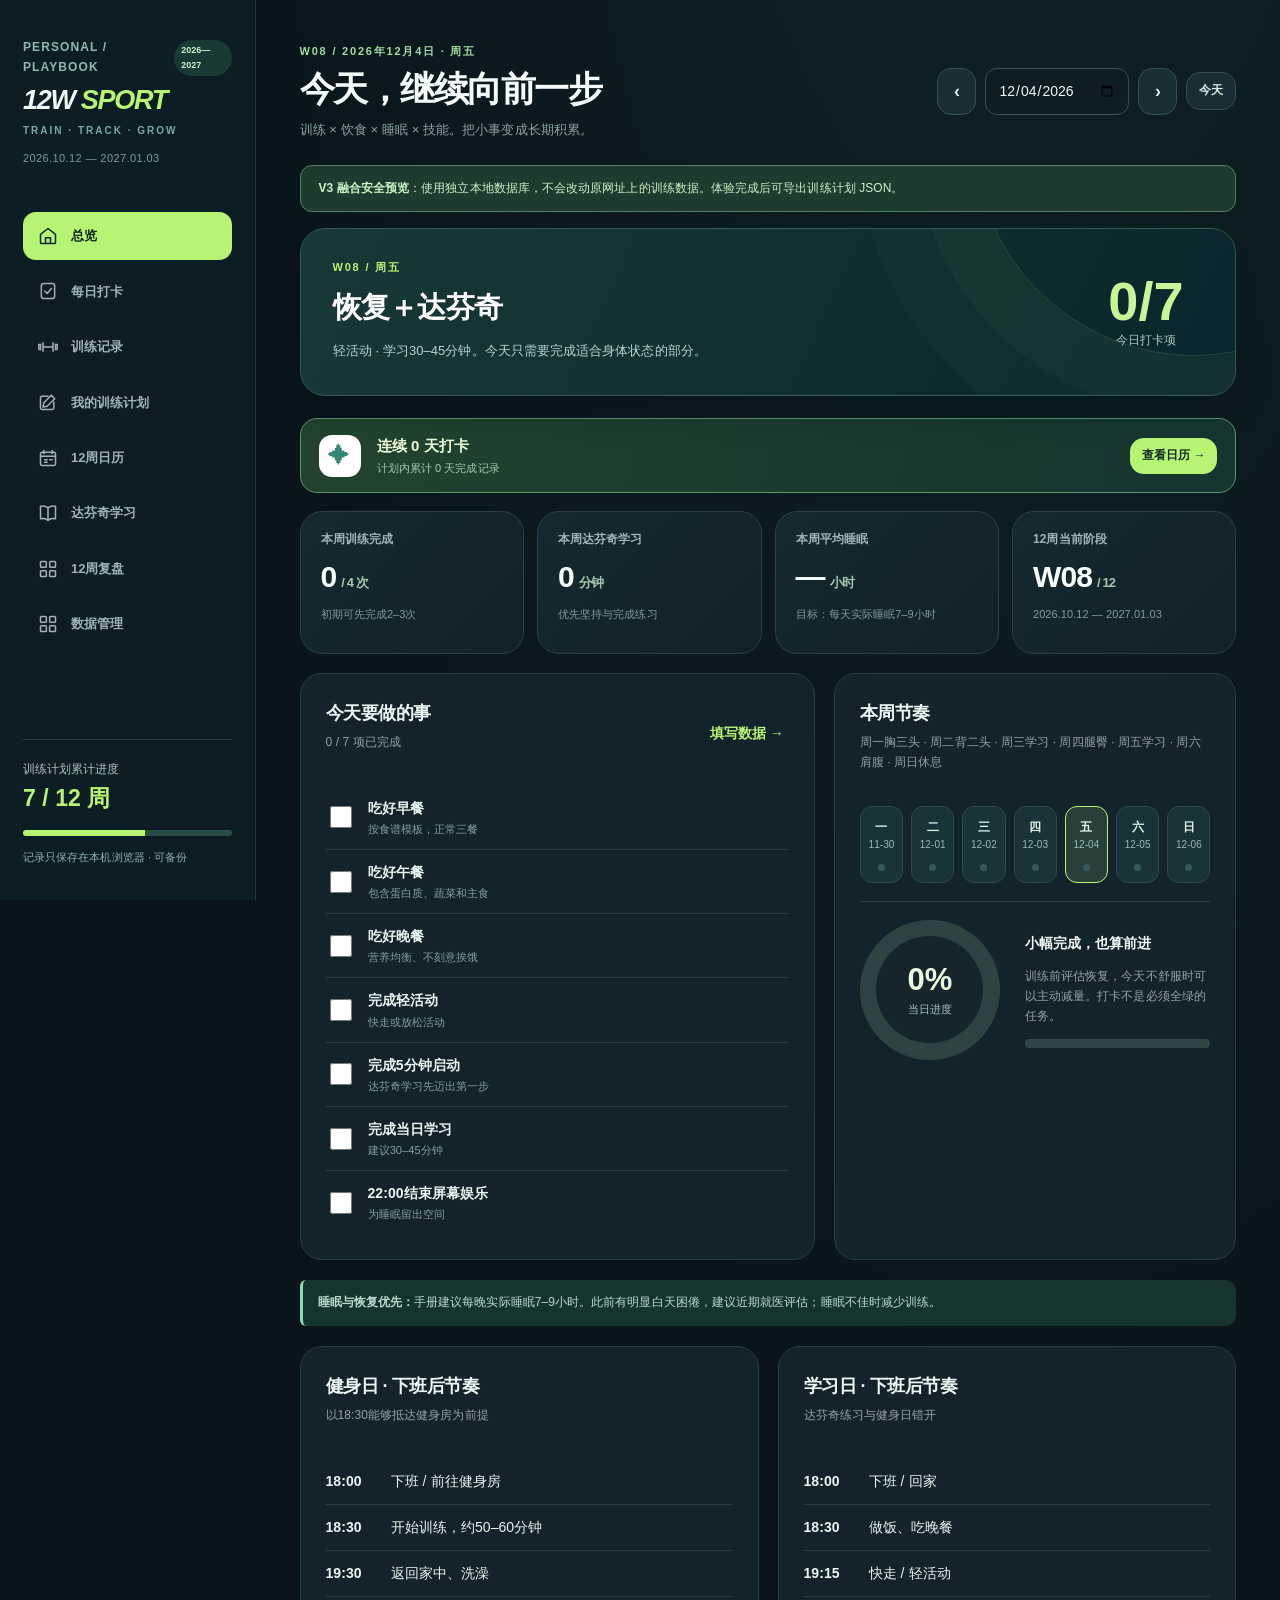
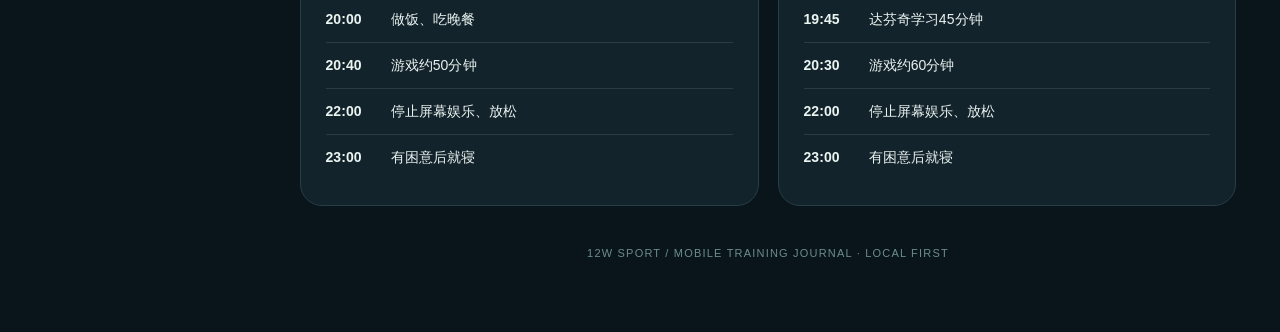
<file: index.html>
<!doctype html>
<html lang="zh-CN">
<head>
<meta charset="utf-8">
<meta name="viewport" content="width=device-width, initial-scale=1">
<meta name="color-scheme" content="light">
<meta name="theme-color" content="#09151b">
<title>12W SPORT · 12周成长训练</title>
<meta name="description" content="12周四分化训练、睡眠、饮食与达芬奇学习。离线打卡，记录每一天的成长。">
<meta name="apple-mobile-web-app-capable" content="yes">
<meta name="apple-mobile-web-app-status-bar-style" content="default">
<meta name="apple-mobile-web-app-title" content="12周成长">
<meta name="mobile-web-app-capable" content="yes">
<link rel="manifest" href="./manifest.webmanifest">
<link rel="icon" type="image/png" sizes="192x192" href="./icons/icon-192.png">
<link rel="apple-touch-icon" href="./icons/apple-touch-icon.png">
<style>
:root{--bg:#f4f7f7;--surface:#fff;--ink:#18323a;--muted:#7b9196;--line:#e5eded;--teal:#217c78;--teal-2:#329f92;--deep:#153d45;--mint:#e6f4ef;--orange:#db9157;--soft:#f8faf9;--shadow:0 16px 50px rgba(15,56,60,.06);--r:19px}
*{box-sizing:border-box}html{scroll-behavior:smooth}body{margin:0;background:var(--bg);font-family:Inter,-apple-system,BlinkMacSystemFont,"Segoe UI","Microsoft YaHei","PingFang SC",sans-serif;color:var(--ink);font-size:14px;line-height:1.65}button,input,textarea,select{font:inherit}button{cursor:pointer}button:disabled{cursor:not-allowed;opacity:.5}input,textarea,select{outline:0}input:focus-visible,textarea:focus-visible,select:focus-visible,button:focus-visible{outline:3px solid #6fcbb7;outline-offset:2px}a{color:var(--teal)}
.shell{min-height:100vh;display:flex}.sidebar{width:256px;flex:none;background:var(--deep);color:#edf9f6;position:sticky;top:0;align-self:flex-start;min-height:100vh;padding:34px 23px;display:flex;flex-direction:column}.logo-top{font-size:12px;letter-spacing:3px;color:#89c9bd;font-weight:850}.brand{font-size:27px;letter-spacing:-.8px;font-weight:850;margin:7px 0 1px}.brand small{font-size:12px;letter-spacing:1px;font-weight:650;display:block;color:#b3d0ce;margin-top:-1px}.date-caption{font-size:11px;color:#91acae;margin:12px 0 38px;letter-spacing:.4px}.nav{display:grid;gap:8px}.nav-btn{display:flex;align-items:center;gap:12px;padding:13px 15px;color:#bad6d3;border:none;background:transparent;border-radius:13px;text-align:left;width:100%;font-weight:650;transition:.18s}.nav-btn:hover{background:#224d52;color:white}.nav-btn.active{background:#e1f3eb;color:#165951}.nav-icon{font-size:19px;display:inline-flex;justify-content:center;width:22px}.sidebar-bottom{margin-top:auto;border-top:1px solid #376168;padding-top:20px;color:#b3d0cc;font-size:12px}.sidebar-bottom strong{font-size:23px;color:#fff;display:block;font-variant-numeric:tabular-nums;margin-bottom:5px}.side-bar{height:6px;background:#3b676b;border-radius:20px;overflow:hidden;margin:12px 0}.side-bar div{height:100%;background:#9fe2c7;transition:width .25s}.sidebar-bottom .tiny{font-size:11px;color:#8fb1b2}
.main{min-width:0;flex:1;padding:34px clamp(24px,3.4vw,56px) 70px;max-width:1730px;margin:auto}.topline{display:flex;align-items:center;justify-content:space-between;gap:18px;margin-bottom:26px}.eyebrow{text-transform:uppercase;color:var(--teal);letter-spacing:2.2px;font-size:11px;font-weight:800}.topline h1{font-size:clamp(24px,2.4vw,35px);line-height:1.25;letter-spacing:-1px;margin:8px 0}.subhead{color:#748d92;margin:6px 0 0}.top-right{display:flex;align-items:center;gap:9px;flex-wrap:wrap}.date-field{padding:10px 12px;border:1px solid var(--line);border-radius:11px;background:#fff;color:var(--ink);max-width:160px}.arrow,.btn,.pill-btn{border:1px solid var(--line);background:white;color:var(--deep);border-radius:11px;padding:10px 14px;font-weight:700}.arrow{width:39px;padding:8px;font-size:18px}.btn:hover,.arrow:hover{border-color:#abd1c8}.btn-primary{background:var(--teal);color:white;border-color:var(--teal)}.btn-primary:hover{background:#176761;color:white}.btn-danger{color:#b74145;border-color:#f5d2d2}.btn-sm{padding:8px 12px;font-size:12px}.btn-ghost{background:transparent}
.panel{background:var(--surface);border-radius:var(--r);border:1px solid #edf1f1;box-shadow:var(--shadow)}.panel-inner{padding:24px}.hero{padding:30px 34px;border-radius:23px;background:linear-gradient(110deg,#153e45,#206765 77%,#287e76);color:white;position:relative;overflow:hidden;margin-bottom:22px}.hero:before{content:"";width:360px;height:360px;border:1px solid rgba(255,255,255,.11);border-radius:50%;position:absolute;right:-100px;top:-210px;box-shadow:0 0 0 58px rgba(255,255,255,.028),0 0 0 116px rgba(255,255,255,.02)}.hero-inner{position:relative;z-index:1;display:flex;justify-content:space-between;align-items:center;gap:22px}.hero h2{font-size:27px;letter-spacing:-.7px;margin:8px 0}.hero p{color:#beddd7;margin:5px 0;max-width:600px}.hero-tag{color:#a4e1cf;font-size:11px;font-weight:800;letter-spacing:2px}.hero-num{text-align:center;min-width:115px}.hero-num strong{font-size:54px;line-height:1;display:block}.hero-num span{font-size:12px;color:#cde5df}.metrics{display:grid;grid-template-columns:repeat(4,minmax(0,1fr));gap:16px;margin:0 0 22px}.metric{padding:20px 21px}.metric-label{font-size:12px;color:var(--muted);font-weight:700}.metric-value{font-weight:850;font-size:30px;letter-spacing:-.9px;line-height:1.35;margin:7px 0}.metric-value span{font-size:13px;color:#799194;margin-left:5px;font-weight:600}.metric-hint{font-size:11px;color:#7f999e}.section-grid{display:grid;grid-template-columns:minmax(0,1.28fr) minmax(290px,1fr);gap:19px}.section-grid.equal{grid-template-columns:1fr 1fr}.card-title{font-size:18px;font-weight:850;letter-spacing:-.3px;margin:0}.card-sub{font-size:12px;color:var(--muted);margin:4px 0 15px}.panel-heading{display:flex;align-items:center;justify-content:space-between;gap:14px;margin-bottom:14px}.pill{display:inline-flex;align-items:center;border-radius:99px;background:var(--mint);padding:4px 10px;color:#22776b;font-size:11px;font-weight:800}.pill.gray{background:#edf2f2;color:#667b7c}.pill.amber{background:#fff1de;color:#986134}.divider{height:1px;background:var(--line);margin:18px 0}.list-row{display:flex;align-items:center;gap:13px;padding:11px 0;border-bottom:1px solid #eff2f2}.list-row:last-child{border-bottom:0}.list-row .grow{flex:1;min-width:0}.row-name{font-weight:750}.row-hint{font-size:11px;color:var(--muted)}.check{width:22px;height:22px;accent-color:var(--teal);cursor:pointer;flex:none}.inline-link{background:transparent;border:0;color:var(--teal);padding:5px;font-weight:800}.week-strip{display:grid;grid-template-columns:repeat(7,1fr);gap:8px}.weekday{background:#f4f8f7;border:1px solid transparent;border-radius:12px;padding:11px 5px;text-align:center;min-width:0}.weekday.today{border-color:#75bfb0;background:#e9f6f1}.weekday b{display:block;font-size:12px}.weekday small{display:block;color:#85989b;font-size:10px}.weekday .dot{display:block;width:7px;height:7px;border-radius:50%;background:#cbd9d7;margin:10px auto 0}.weekday .dot.on{background:var(--teal)}.progress-track{height:9px;background:#e8f0ef;overflow:hidden;border-radius:18px}.progress-track>div{background:linear-gradient(90deg,#2a9385,#72b9a0);height:100%;border-radius:18px}.wide-space{margin-top:20px}.notice{padding:13px 15px;background:#edf6f5;border-left:3px solid #479b8e;border-radius:6px 11px 11px 6px;font-size:12px;color:#526d70}.notice.warning{background:#fff5ed;border-color:#e2a46a;color:#805f42}.small-muted{font-size:12px;color:var(--muted)}
.form-grid{display:grid;grid-template-columns:repeat(4,1fr);gap:12px}.form-group label{display:block;font-weight:730;font-size:12px;margin-bottom:7px;color:#536f73}.form-group input,.form-group textarea,.form-group select{width:100%;border-radius:11px;border:1px solid #dfebea;background:#fbfdfc;color:#18323a;padding:11px 12px}.form-group input:focus,.form-group textarea:focus,.form-group select:focus{border-color:#4fa698}.form-group textarea{resize:vertical;min-height:87px}.form-group .unit{position:relative}.form-group .unit:after{content:attr(data-unit);position:absolute;right:13px;top:50%;transform:translateY(-50%);color:#92a4a5;font-size:12px;pointer-events:none}.form-group .unit input{padding-right:40px}.form-group.wide{grid-column:span 2}.form-group.full{grid-column:1/-1}.check-grid{display:grid;grid-template-columns:1fr 1fr;gap:9px}.check-card{display:flex;align-items:center;gap:12px;border-radius:12px;border:1px solid var(--line);padding:12px 14px;cursor:pointer;background:#fbfdfc;min-height:54px}.check-card:has(input:checked){background:#ebf7f2;border-color:#c0dfd4}.check-card span{font-weight:700}.check-card small{display:block;font-size:11px;color:#80969a;font-weight:400}.select-form{display:flex;align-items:center;gap:10px}.select-form select{max-width:230px}.exercise-list{display:grid;gap:14px}.exercise{border:1px solid #e2ecea;border-radius:15px;overflow:hidden;background:#fff}.exercise-head{background:#f7faf9;display:flex;align-items:center;justify-content:space-between;gap:10px;padding:13px 17px}.exercise-title{font-size:14px;font-weight:800}.exercise-target{font-size:11px;color:#5f8585}.exercise-table{padding:12px 16px 15px}.sets-grid{display:grid;grid-template-columns:repeat(3,minmax(0,1fr));gap:10px}.set{border:1px solid #e5eeee;border-radius:11px;padding:8px 10px;background:#fff}.set.completed{border-color:#b4dfd0;background:#f0faf5}.set-head{display:flex;align-items:center;justify-content:space-between;font-size:11px;color:#688686;font-weight:800;margin-bottom:7px}.set-fields{display:grid;grid-template-columns:1fr 1fr;gap:7px}.set-fields label{color:#8aa0a0;font-size:10px}.set-fields input{width:100%;min-width:0;border:1px solid #e1eceb;border-radius:7px;padding:7px 8px;background:#fcfdfd;font-size:13px}.set-check{width:17px;height:17px;accent-color:var(--teal)}.exercise-footer{display:flex;align-items:center;gap:10px;margin-top:10px;font-size:12px;color:#678084}.exercise-footer input{width:60px;border:1px solid #e1eceb;border-radius:7px;padding:6px 7px}.two-form{display:grid;grid-template-columns:repeat(2,1fr);gap:14px}.status-line{font-size:12px;font-weight:800;color:var(--teal)}.workout-summary{padding:16px 20px;background:#edf6f3;border-radius:15px;margin:20px 0}.workout-summary b{color:#18484a}
.learning-feature{display:grid;grid-template-columns:85px 1fr;gap:18px;align-items:center;padding:19px;border-radius:15px;background:#ebf5f1}.learning-feature .week-tile{background:#1c6564;color:#fff;padding:18px 7px;border-radius:13px;text-align:center;font-size:26px;font-weight:850}.learning-feature .week-tile small{font-size:10px;display:block;color:#b9e1d4}.learn-list{display:grid;grid-template-columns:repeat(3,1fr);gap:12px}.learn-week{padding:17px;border:1px solid var(--line);border-radius:13px;background:#fff;min-height:130px;text-align:left;cursor:pointer}.learn-week:hover{border-color:#83c4b5}.learn-week.active{background:#eef8f3;border-color:#55aa94}.learn-week.done{border-color:#a0d6c6}.learn-week .wk{font-size:11px;font-weight:800;color:#168074}.learn-week h3{font-size:14px;line-height:1.4;margin:11px 0 6px}.learn-week p{font-size:11px;color:#7a9195;margin:0}.learn-icon{float:right;color:#2b8d7c}.goal-area{border:1px solid #daebe6;background:#f8fbf9;border-radius:13px;padding:17px;margin:15px 0}
.table-wrap{width:100%;overflow:auto;border-radius:14px;border:1px solid var(--line)}table{width:100%;border-collapse:collapse;min-width:650px;background:#fff}th{padding:13px 15px;text-align:left;background:#153f47;color:white;font-size:11px;white-space:nowrap}td{padding:13px 15px;border-bottom:1px solid var(--line);font-size:12px}tr:last-child td{border-bottom:0}tbody tr:nth-child(even){background:#f8fbfa}.chart{width:100%;height:210px;display:block}.legend{display:flex;align-items:center;gap:9px;color:#799091;font-size:11px}.legend:before{content:"";height:7px;width:7px;background:var(--teal);border-radius:99px}.backup-actions{display:flex;flex-wrap:wrap;gap:10px}.backup-card{padding:18px;border:1px solid #deebe8;border-radius:14px;background:#fbfdfc}.backup-card h3{font-size:14px;margin:0 0 5px}.backup-card p{color:#738d91;font-size:12px;margin:0 0 12px}.hintline{display:flex;gap:9px;align-items:flex-start;font-size:12px;color:#6d878a}.hintline:before{content:"i";flex:none;border:1px solid #9ebfb7;color:#277b70;font-weight:900;width:18px;height:18px;line-height:16px;text-align:center;border-radius:50%}.empty{padding:22px;color:#8ca0a2;text-align:center;border:1px dashed #d9e8e5;border-radius:13px}.donut{width:140px;height:140px;flex:none;border-radius:50%;display:grid;place-items:center;background:conic-gradient(#268e83 var(--p),#e3efeb 0)}.donut>div{width:107px;height:107px;border-radius:50%;background:#fff;display:flex;align-items:center;justify-content:center;flex-direction:column}.donut strong{font-size:31px;line-height:1.25}.donut small{color:#829798;font-size:11px}.score-box{display:flex;align-items:center;gap:25px}.score-box .score-details{flex:1}.toast{position:fixed;right:25px;bottom:25px;background:#173f45;color:#fff;border-radius:11px;padding:11px 17px;font-size:12px;box-shadow:0 8px 27px #163f4538;z-index:80;opacity:0;transform:translateY(12px);pointer-events:none;transition:.2s}.toast.show{opacity:1;transform:translateY(0)}.footer{text-align:center;color:#8ba0a1;font-size:11px;margin:38px 0 0}.hide{display:none!important}
@media(max-width:1100px){.sidebar{width:220px;padding:30px 15px}.main{padding:28px 22px 50px}.metrics{grid-template-columns:repeat(2,1fr)}.section-grid{grid-template-columns:1fr}.section-grid.equal{grid-template-columns:1fr 1fr}}
@media(max-width:720px){.shell{display:block}.sidebar{position:relative;width:100%;min-height:0;padding:18px 17px 12px}.brand{font-size:22px;margin:0}.logo-top,.date-caption,.sidebar-bottom{display:none}.nav{display:flex;overflow-x:auto;gap:5px;margin-top:11px;padding-bottom:3px}.nav-btn{flex:none;width:auto;font-size:12px;padding:9px 11px;gap:4px}.nav-icon{font-size:14px;width:15px}.main{padding:21px 14px 35px}.topline{display:block}.top-right{margin-top:14px}.topline h1{font-size:27px}.hero{padding:20px 19px}.hero h2{font-size:21px}.hero-inner{align-items:flex-start}.hero-num strong{font-size:39px}.hero-num{min-width:55px}.metrics{gap:9px}.metric{padding:15px}.metric-value{font-size:25px}.panel-inner{padding:17px}.section-grid.equal{grid-template-columns:1fr}.form-grid{grid-template-columns:1fr 1fr}.check-grid{grid-template-columns:1fr}.sets-grid{grid-template-columns:1fr}.learn-list{grid-template-columns:1fr 1fr}.score-box{gap:13px}.donut{width:107px;height:107px}.donut>div{width:83px;height:83px}.donut strong{font-size:24px}.week-strip{gap:3px}.weekday{padding:8px 2px}.weekday b{font-size:10px}.weekday small{font-size:9px}.small-hide{display:none}.select-form{flex-wrap:wrap}}
@media(max-width:390px){.metrics{grid-template-columns:1fr 1fr}.form-grid{grid-template-columns:1fr 1fr}.form-group.wide{grid-column:1/-1}.learn-list{grid-template-columns:1fr}}
@media print{.sidebar,.top-right,.no-print,.toast{display:none!important}.main{max-width:none;padding:5px}.panel,.metric{box-shadow:none;break-inside:avoid}.hero{color:black;background:white;border:1px solid #ddd}.hero p{color:#444}}
</style>
<link rel="stylesheet" href="./styles.css">
<link rel="stylesheet" href="./sport.css">
<link rel="stylesheet" href="./v3-addon.css">
</head>
<body>
<svg class="icon-sprite" xmlns="http://www.w3.org/2000/svg" aria-hidden="true"><defs>
<symbol id="ico-home" viewBox="0 0 24 24"><path d="m3 10 9-7 9 7v10a1 1 0 0 1-1 1H4a1 1 0 0 1-1-1z"/><path d="M9 21v-7h6v7"/></symbol>
<symbol id="ico-check" viewBox="0 0 24 24"><rect x="4" y="3" width="16" height="18" rx="3"/><path d="m8 12 3 3 5-6"/></symbol>
<symbol id="ico-gym" viewBox="0 0 24 24"><path d="M6 7v10M3 9v6m18-6v6m-3-8v10M6 12h12"/><path d="M3 9H1v6h2m18-6h2v6h-2"/></symbol>
<symbol id="ico-calendar" viewBox="0 0 24 24"><rect x="3" y="5" width="18" height="16" rx="2"/><path d="M7 3v4m10-4v4M3 10h18m-13 4h3m3 0h3m-9 3h3"/></symbol>
<symbol id="ico-grid" viewBox="0 0 24 24"><rect x="3" y="3" width="7" height="7" rx="1"/><rect x="14" y="3" width="7" height="7" rx="1"/><rect x="3" y="14" width="7" height="7" rx="1"/><rect x="14" y="14" width="7" height="7" rx="1"/></symbol>
<symbol id="ico-play" viewBox="0 0 24 24"><circle cx="12" cy="12" r="10"/><path d="m10 8 6 4-6 4z"/></symbol>
<symbol id="ico-search" viewBox="0 0 24 24"><circle cx="11" cy="11" r="7"/><path d="m16 16 5 5"/></symbol>
<symbol id="ico-edit" viewBox="0 0 24 24"><path d="M12 5H5a2 2 0 0 0-2 2v12a2 2 0 0 0 2 2h12a2 2 0 0 0 2-2v-7"/><path d="m16 4 4 4-9 9-5 1 1-5 9-9z"/></symbol>
<symbol id="ico-arrow" viewBox="0 0 24 24"><path d="M5 12h14m-6-6 6 6-6 6"/></symbol>
<symbol id="ico-info" viewBox="0 0 24 24"><circle cx="12" cy="12" r="10"/><path d="M12 11v6m0-10v1"/></symbol>
<symbol id="ico-moon" viewBox="0 0 24 24"><path d="M20 15.2A8.5 8.5 0 0 1 8.8 4 8.5 8.5 0 1 0 20 15.2Z"/></symbol>
<symbol id="ico-book" viewBox="0 0 24 24"><path d="M12 6a9 9 0 0 0-9-2v15a9 9 0 0 1 9 2 9 9 0 0 1 9-2V4a9 9 0 0 0-9 2zm0 0v15"/></symbol>
<symbol id="ico-flame" viewBox="0 0 24 24"><path d="M12 22c5 0 8-3.5 8-8 0-3-2-5-3-6-1 4-3 5-4 5 1-5-2-8-5-11 0 4-4 7-4 12 0 4.5 3 8 8 8Z"/></symbol>
</defs></svg>
<div class="shell">
<aside class="sidebar">
  <div class="logo-top">PERSONAL / PLAYBOOK <span class="mini-chip">2026—2027</span></div>
  <div class="brand">12W <span class="brand-accent">SPORT</span><small>TRAIN · TRACK · GROW</small></div>
  <div class="date-caption">2026.10.12 — 2027.01.03</div>
  <nav class="nav" id="nav">
    <button class="nav-btn active" data-view="overview"><span class="nav-icon"><svg class="ui-icon"><use href="#ico-home"/></svg></span> 总览</button>
    <button class="nav-btn" data-view="daily"><span class="nav-icon"><svg class="ui-icon"><use href="#ico-check"/></svg></span> 每日打卡</button>
    <button class="nav-btn" data-view="training"><span class="nav-icon"><svg class="ui-icon"><use href="#ico-gym"/></svg></span> 训练记录</button>
    <button class="nav-btn" data-view="plans"><span class="nav-icon"><svg class="ui-icon"><use href="#ico-edit"/></svg></span> 我的训练计划</button>
    <button class="nav-btn" data-view="calendar"><span class="nav-icon"><svg class="ui-icon"><use href="#ico-calendar"/></svg></span> 12周日历</button>
    <button class="nav-btn" data-view="learning"><span class="nav-icon"><svg class="ui-icon"><use href="#ico-book"/></svg></span> 达芬奇学习</button>
    <button class="nav-btn" data-view="weekly"><span class="nav-icon"><svg class="ui-icon"><use href="#ico-grid"/></svg></span> 12周复盘</button>
    <button class="nav-btn" data-view="data"><span class="nav-icon"><svg class="ui-icon"><use href="#ico-grid"/></svg></span> 数据管理</button>
  </nav>
  <div class="sidebar-bottom"><div>训练计划累计进度</div><strong id="side-progress">0 / 12 周</strong><div class="side-bar"><div id="side-bar" style="width:0"></div></div><div class="tiny">记录只保存在本机浏览器 · 可备份</div></div>
</aside>
<main class="main">
  <header class="topline"><div><div class="eyebrow" id="eyebrow">PERSONAL DASHBOARD</div><h1 id="page-title">今天，继续向前一步</h1><p class="subhead" id="page-desc">不追求完美，保持稳定，保护睡眠。</p></div><div class="top-right no-print"><button class="arrow" id="prev-day" title="前一天">‹</button><input class="date-field" id="pick-day" type="date" aria-label="选择记录日期"><button class="arrow" id="next-day" title="后一天">›</button><button class="btn btn-sm" id="today-btn">今天</button></div></header>
  <div class="v3-preview-note"><strong>V3 融合安全预览</strong>：使用独立本地数据库，不会改动原网址上的训练数据。体验完成后可导出训练计划 JSON。</div><div id="content"></div><p class="footer">12W SPORT / MOBILE TRAINING JOURNAL · LOCAL FIRST</p>
</main></div>
<nav class="bottom-nav" aria-label="手机底部导航">
<button class="dock-btn active" data-view="overview"><span class="nav-icon"><svg class="ui-icon"><use href="#ico-home"/></svg></span><span>首页</span></button>
<button class="dock-btn" data-view="daily"><span class="nav-icon"><svg class="ui-icon"><use href="#ico-check"/></svg></span><span>打卡</span></button>
<button class="dock-btn" data-view="training"><span class="nav-icon"><svg class="ui-icon"><use href="#ico-gym"/></svg></span><span>训练</span></button>
<button class="dock-btn" data-view="calendar"><span class="nav-icon"><svg class="ui-icon"><use href="#ico-calendar"/></svg></span><span>日历</span></button>
<button class="dock-btn" data-view="more"><span class="nav-icon"><svg class="ui-icon"><use href="#ico-grid"/></svg></span><span>更多</span></button>
</nav><div class="toast" id="toast" role="status" aria-live="polite">已保存</div><input id="import-file" type="file" accept="application/json,.json" class="hide">
<dialog id="video-dialog" class="video-dialog" aria-labelledby="video-dialog-title">
  <div class="video-dialog-bar"><div><small>YOUR VIDEO LIBRARY / BILIBILI</small><h2 id="video-dialog-title">绑定动作教学</h2></div><button class="video-close" type="button" id="video-close" aria-label="关闭">×</button></div>
  <p class="video-dialog-note">每个动作都能绑定你认可的 B 站教学视频。未绑定时，封面将打开 B 站动作搜索，不会冒充已经核实的教学视频。</p>
  <div class="form-group"><label for="video-url">B站视频地址（BV 视频页，或 b23.tv 短链）</label><input id="video-url" type="url" autocomplete="url" spellcheck="false" placeholder="https://www.bilibili.com/video/BV..." /></div>
  <div class="form-group"><label for="video-cover">对应视频真实封面 URL（可选）</label><input id="video-cover" type="url" autocomplete="url" spellcheck="false" placeholder="https://i0.hdslb.com/bfs/archive/...jpg" /></div>
  <p class="video-dialog-hint">封面必须是你已确认有权使用的图片地址；不填写时显示本地设计的动作封面。部分 B 站图片可能阻止站外加载。</p>
  <div class="video-dialog-actions"><button class="btn btn-ghost" type="button" id="video-remove">清除绑定</button><button class="btn btn-primary" type="button" id="video-save">保存视频</button></div>
</dialog>
<script src="./v3-addon.js"></script>
<script>
(() => {'use strict';
const STORE='rebuild12w-v3merge-preview-local-v1', START='2026-10-12', END='2027-01-03';
const DAYS=['周日','周一','周二','周三','周四','周五','周六'];
const SCHEDULE={0:{title:'休息 · 备餐',type:'rest',hint:'每周复盘、采购和提前备料'},1:{title:'胸部＋肱三头肌',type:'A',hint:'训练 A · 50–60分钟'},2:{title:'背部＋肱二头肌',type:'B',hint:'训练 B · 50–60分钟'},3:{title:'恢复＋达芬奇',type:'study',hint:'轻活动 · 学习30–45分钟'},4:{title:'腿部＋臀部',type:'C',hint:'训练 C · 55–65分钟'},5:{title:'恢复＋达芬奇',type:'study',hint:'轻活动 · 学习30–45分钟'},6:{title:'肩部＋腹部',type:'D',hint:'训练 D · 45–60分钟'}};
const EX={A:{name:'胸＋三头',time:'50–60分钟',tip:'胸部主动发力；缓慢控制重量下降，不靠弹震借力。',items:[['flat','平板哑铃卧推',3,'8–12'],['incline','上斜哑铃卧推',3,'8–12'],['fly','绳索夹胸',2,'12–15'],['push','绳索下压',3,'10–15'],['over','绳索过顶臂屈伸',2,'10–15']]},B:{name:'背＋二头',time:'50–60分钟',tip:'避免用躯干猛甩重量；先稳定身体，再进行拉的动作。',items:[['pulldown','高位下拉',3,'8–12'],['row','胸托划船',3,'8–12'],['cable','单臂绳索划船',2,'10–12'],['rear','反向蝴蝶机飞鸟',2,'12–15'],['curl','哑铃弯举',3,'10–12'],['hammer','锤式弯举',2,'10–15']]},C:{name:'腿＋臀',time:'55–65分钟',tip:'深蹲与髋铰链保持脊柱稳定；必要时减少分腿蹲或臀推组数。',items:[['squat','史密斯深蹲 / 腿举',3,'8–12'],['rdl','罗马尼亚硬拉',3,'8–10'],['split','保加利亚分腿蹲',2,'每侧8–10'],['legcurl','坐姿腿弯举',3,'10–15'],['hip','臀推',2,'10–12'],['calf','站姿提踵',3,'12–15']]},D:{name:'肩＋腹',time:'45–60分钟',tip:'侧平举避免大幅借力；核心训练以稳定控制为主。',items:[['press','坐姿哑铃肩推',3,'8–12'],['lateral','哑铃侧平举',3,'12–15'],['latcable','绳索侧平举',2,'12–15'],['rear2','反向蝴蝶机飞鸟',2,'12–15'],['abs','绳索卷腹',3,'12–15'],['plank','平板支撑',2,'30–45秒']]}};
const LEARN=[['界面 / 导入 / 媒体整理','完成15秒剪辑'],['剪切 / 修剪 / 时间线','完成30秒镜头组合'],['剪辑节奏 / 动作衔接','制作30–60秒剧情片段'],['Fairlight对白与音效','完成带声音的片段'],['曝光 / 色温 / 对比度','制作基础调色前后对比'],['节点与镜头色彩匹配','统一一组镜头风格'],['人声清理 / 声音平衡','完成对话音效设计'],['Fusion遮罩 / 跟踪','完成一个简单合成镜头'],['多镜头场景剪辑','制作1分钟连贯场景'],['帧率 / 编码 / 横竖版导出','输出16:9与9:16双版本'],['综合项目初剪与调色','完成60–90秒短片初版'],['精修 / 审片 / 成片交付','交付成片与工作流文档']];
const TODAY=ymd(new Date()); let selected=TODAY, view='overview', learningWeek=1;let data=load(); let toastTimer;
let db=null, persistQueue=Promise.resolve(), saveRequested=false, storageInitialized=false;
const DB_NAME='rebuild12w-v3merge-preview-db', DB_STORE='records';
function openDatabase(){return new Promise((resolve,reject)=>{if(!('indexedDB' in window)){resolve(null);return}const req=indexedDB.open(DB_NAME,1);req.onupgradeneeded=()=>{const d=req.result;if(!d.objectStoreNames.contains(DB_STORE))d.createObjectStore(DB_STORE)};req.onsuccess=()=>resolve(req.result);req.onerror=()=>reject(req.error)});}
function readIndexedDB(){return new Promise((resolve,reject)=>{const req=db.transaction(DB_STORE,'readonly').objectStore(DB_STORE).get('main');req.onsuccess=()=>resolve(req.result);req.onerror=()=>reject(req.error)});}
function writeIndexedDB(obj){return new Promise((resolve,reject)=>{const tx=db.transaction(DB_STORE,'readwrite');tx.objectStore(DB_STORE).put(obj,'main');tx.oncomplete=()=>resolve();tx.onerror=()=>reject(tx.error);tx.onabort=()=>reject(tx.error)});}
function dataCount(obj){if(!obj)return 0;return ['days','workouts','review','learn','videos'].reduce((v,k)=>v+Object.keys(obj[k]||{}).length,0)+Object.keys(obj.sportV3?.plans||{}).length+Object.keys(obj.sportV3?.sessionsByDate||{}).length}
function normalized(obj){return {version:1,days:obj.days||{},workouts:obj.workouts||{},review:obj.review||{},learn:obj.learn||{},videos:obj.videos||{},sportV3:obj.sportV3||null,__savedAt:obj.__savedAt||0}}
async function initStorage(){
 try{
  db=await openDatabase();
  if(db){
   const saved=await readIndexedDB();const local=load();
   // Never overwrite newer changes with an older database snapshot.
   const current=normalized(data),disk=saved&&saved.version===1?normalized(saved):null;
   const candidates=[local,current,...(disk?[disk]:[])];
   candidates.sort((a,b)=>(Number(b.__savedAt)||0)-(Number(a.__savedAt)||0)||dataCount(b)-dataCount(a));
   const winner=candidates[0];data=winner;
   if(!disk||JSON.stringify(disk)!==JSON.stringify(winner))await writeIndexedDB(winner);
   try{localStorage.setItem(STORE,JSON.stringify(winner))}catch(e){}
  }
 }catch(e){db=null;console.warn('IndexedDB unavailable, localStorage fallback',e)}
 storageInitialized=true;v3.ensure();render();
}
function hasDayEntry(s){const d=day(s);return Object.entries(d).some(([k,v])=>!['note','nextAction'].includes(k)&&v!==''&&v!==false&&v!=null)||Boolean(d.note)||Boolean(d.nextAction)||Boolean(workout(s).completed)||Boolean(workout(s).exercises&&Object.keys(workout(s).exercises).length);}
function dayFinished(s){return day(s).dailyMarked===true}
function streakInfo(){if(TODAY<START)return {streak:0,completed:0};const edge=TODAY>END?END:TODAY;let d=edge;if(!dayFinished(d)&&daysBetween(d,START)>0)d=add(d,-1);let streak=0;while(d>=START&&dayFinished(d)){streak++;d=add(d,-1)}const completed=Array.from({length:84},(_,i)=>add(START,i)).filter(x=>x<=TODAY&&dayFinished(x)).length;return {streak,completed}}
function setCompletedDay(s,val){if(val&&s>TODAY){toast('不能提前完成未来日期');return}data.days[s]={...day(s),dailyMarked:val};save();render()}

function parse(s){let [y,m,d]=s.split('-').map(Number);return new Date(y,m-1,d,12)}
function ymd(d){return [d.getFullYear(),String(d.getMonth()+1).padStart(2,'0'),String(d.getDate()).padStart(2,'0')].join('-')}
function add(s,n){const d=parse(s);d.setDate(d.getDate()+n);return ymd(d)}
function daysBetween(a,b){return Math.round((parse(a)-parse(b))/86400000)}
function getWeek(s){const x=Math.floor(daysBetween(s,START)/7)+1;return x>=1&&x<=12?x:0}
function weekAt(w){return add(START,(w-1)*7)}
function weekDays(w){return Array.from({length:7},(_,i)=>add(weekAt(w),i))}
function weekNumLabel(w){return w?'W'+String(w).padStart(2,'0'):'计划外'}
function fmt(s){const d=parse(s);return `${d.getFullYear()}年${d.getMonth()+1}月${d.getDate()}日 · ${DAYS[d.getDay()]}`}
function safe(v){return String(v??'').replace(/[&<>"']/g,c=>({'&':'&amp;','<':'&lt;','>':'&gt;','"':'&quot;',"'":'&#39;'}[c]))}
function clamp(n,l,h){return Math.max(l,Math.min(h,n))}
function load(){try{const v=JSON.parse(localStorage.getItem(STORE));if(v&&v.version===1&&typeof v.days==='object'&&typeof v.workouts==='object')return {...v,review:v.review||{},learn:v.learn||{},videos:v.videos||{},sportV3:v.sportV3||null};}catch(e){}return {version:1,days:{},workouts:{},review:{},learn:{},videos:{},sportV3:null}}
let pendingDBSnapshot=null, dbSaveTimer=null, pendingDBToast=false;
function scheduleDBSave(snapshot,showResult=false){pendingDBSnapshot=snapshot;pendingDBToast ||= showResult;clearTimeout(dbSaveTimer);dbSaveTimer=setTimeout(()=>{const latest=pendingDBSnapshot,notify=pendingDBToast;pendingDBSnapshot=null;pendingDBToast=false;persistQueue=persistQueue.catch(()=>{}).then(()=>writeIndexedDB(latest)).then(()=>{if(notify)toast('已保存到数据库')}).catch(e=>{console.warn('IndexedDB save failed',e);if(notify)toast('保存失败，请先备份记录')})},250)}
function save(silent=false){data.__savedAt=Date.now();const snapshot=JSON.parse(JSON.stringify(data));let localOk=false;try{localStorage.setItem(STORE,JSON.stringify(snapshot));localOk=true}catch(e){}if(db)scheduleDBSave(snapshot,!localOk&&!silent);if(!localOk&&!db)toast('保存失败：请检查浏览器存储权限');else if(localOk&&!silent)toast('已保存')}
function toast(txt){const el=document.getElementById('toast');el.textContent=txt;el.classList.add('show');clearTimeout(toastTimer);toastTimer=setTimeout(()=>el.classList.remove('show'),1900)}
function day(s=selected){return data.days[s]||{}}
function workout(s=selected){return data.workouts[s]||{}}
function learn(w){return data.learn[w]||{}}
function inRange(s){return s>=START&&s<=END}
function todaySchedule(s=selected){return v3.customSchedule(s,SCHEDULE[parse(s).getDay()])}
function n(v){const a=Number(v);return v!==''&&v!=null&&Number.isFinite(a)?a:null}
function average(xs){return xs.length?xs.reduce((a,b)=>a+b,0)/xs.length:null}
function printVal(v,d=1){return v==null?'—':Number(v).toFixed(d)}
function round(v,d=1){return Math.round(v*10**d)/10**d}
function timesCompleted(w){return weekDays(w).filter(s=>workout(s).completed===true||v3.completed(s)).length}
function studyMinutes(w){return weekDays(w).reduce((x,s)=>x+(n(day(s).studyMinutes)||0),0)}
function weekVal(w,k){return average(weekDays(w).map(s=>n(day(s)[k])).filter(x=>x!==null))}
function weekLastWaist(w){const a=weekDays(w).map(s=>n(day(s).waist)).filter(v=>v!==null);return a.length?a[a.length-1]:null}
function dayTasks(s=selected){const sc=todaySchedule(s);const base=[['breakfast','吃好早餐','按食谱模板，正常三餐'],['lunch','吃好午餐','包含蛋白质、蔬菜和主食'],['dinner','吃好晚餐','营养均衡、不刻意挨饿'],['screenOff','22:00结束屏幕娱乐','为睡眠留出空间']];if('ABCD'.includes(sc.type)||sc.type==='custom')return [...base.slice(0,3),['warmup','完成热身','5–10分钟轻活动 + 热身组'],['training','完成当日训练',sc.title],...base.slice(3)];if(sc.type==='study')return [...base.slice(0,3),['walk','完成轻活动','快走或放松活动'],['fiveMin','完成5分钟启动','达芬奇学习先迈出第一步'],['study','完成当日学习','建议30–45分钟'],...base.slice(3)];return [...base.slice(0,3),['review','完成周复盘','观察一周趋势'],['prep','采购或准备食材','给下周留下余地'],...base.slice(3)];}
function taskDone(s,key){if(key==='training')return workout(s).completed===true||v3.completed(s); if(key==='study')return !!day(s).study;return !!day(s)[key]}
function weekDayCount(s){return dayTasks(s).filter(([k])=>taskDone(s,k)).length}
function setTask(s,key,val){if(key==='training'){if(todaySchedule(s).type==='custom'){if(!v3.sessionFor(s)){toast('请在训练页先选择动作并开始训练');return}data.sportV3.sessionsByDate[s].completed=val;}else{data.workouts[s]={...workout(s),type:workout(s).type||todaySchedule(s).type,completed:val};}}else{data.days[s]={...day(s),[key]:val};}save();render()}
function setDay(s,key,val){data.days[s]={...day(s),[key]:val};save(true)}
function caption(t){return `<span class="pill">${safe(t)}</span>`}
function panel(title,sub,body,extra=''){return `<section class="panel"><div class="panel-inner"><div class="panel-heading"><div><h2 class="card-title">${title}</h2>${sub?`<p class="card-sub">${sub}</p>`:''}</div>${extra}</div>${body}</div></section>`}
function progress(p){return `<div class="progress-track"><div style="width:${clamp(p,0,100)}%"></div></div>`}
function renderHead(){document.getElementById('pick-day').value=selected;const titles={overview:'今天，继续向前一步',daily:'每日打卡',training:'力量训练日志',calendar:'12周成长日历',plans:'我的训练计划',learning:'DaVinci 学习路径',weekly:'12周数据与复盘',data:'本地数据管理',more:'个人成长中心'};const desc={overview:'训练 × 饮食 × 睡眠 × 技能。把小事变成长期积累。',daily:'记录真实状态，不用单日好坏评价自己。',training:'记录每组重量、次数和余力，持续渐进。',learning:'每周一个明确技能与交付物。',weekly:'看周均体重、腰围、力量和睡眠趋势。',data:'数据只保存在当前设备，可随时导出备份。',calendar:'点选任何一天，查看或修改当日记录。',plans:'自定义2–6分化，保留全部原版训练视频卡片。',more:'学习计划、成长复盘、数据安全与应用安装。'};document.getElementById('page-title').textContent=titles[view];document.getElementById('page-desc').textContent=desc[view];document.getElementById('eyebrow').textContent=(getWeek(selected)?weekNumLabel(getWeek(selected))+' / ':'')+fmt(selected);document.querySelectorAll('.nav-btn,.dock-btn').forEach(el=>{const active=el.dataset.view===view||(el.dataset.view==='more'&&['more','learning','weekly','data','plans'].includes(view));el.classList.toggle('active',active);el.setAttribute('aria-current',active?'page':'false')});const elapsed=clamp(Math.floor(daysBetween(TODAY,START)/7),0,12);document.getElementById('side-progress').textContent=`${elapsed} / 12 周`;document.getElementById('side-bar').style.width=(elapsed/12*100)+'%';}
function render(){renderHead();const content=document.getElementById('content');const h={overview:renderOverview,daily:renderDaily,training:()=>v3.isCustomActive()?v3.renderCustomTraining():v3.trainingBar()+renderTraining(),plans:()=>v3.renderPlans(),calendar:renderCalendar,learning:renderLearning,weekly:renderWeekly,data:renderData,more:renderMore};content.innerHTML=h[view]();}
function renderOverview(){const w=getWeek(selected),showw=w||clamp(getWeek(TODAY),1,12),sc=todaySchedule();const done=weekDayCount(selected),total=dayTasks().length;const sleep=weekVal(showw,'sleep'),strength=timesCompleted(showw),mins=studyMinutes(showw);let hero=`<section class="hero"><div class="hero-inner"><div><div class="hero-tag">${weekNumLabel(w)} / ${safe(DAYS[parse(selected).getDay()])}</div><h2>${safe(sc.title)}</h2><p>${safe(sc.hint)}。${w===0?'当前日期不在12周计划范围内，但仍可以记录。':'今天只需要完成适合身体状态的部分。'}</p></div><div class="hero-num"><strong>${done}/${total}</strong><span>今日打卡项</span></div></div></section>`;
const streakStat=streakInfo();const m=`<div class="metrics"><div class="panel metric"><div class="metric-label">本周训练完成</div><div class="metric-value">${strength}<span>/ ${v3.weeklyTarget()} 次</span></div><div class="metric-hint">初期可先完成2–3次</div></div><div class="panel metric"><div class="metric-label">本周达芬奇学习</div><div class="metric-value">${mins}<span>分钟</span></div><div class="metric-hint">优先坚持与完成练习</div></div><div class="panel metric"><div class="metric-label">本周平均睡眠</div><div class="metric-value">${printVal(sleep)}<span>小时</span></div><div class="metric-hint">目标：每天实际睡眠7–9小时</div></div><div class="panel metric"><div class="metric-label">12周当前阶段</div><div class="metric-value">${w?`W${String(w).padStart(2,'0')}`:'—'}<span>/ 12</span></div><div class="metric-hint">2026.10.12 — 2027.01.03</div></div></div>`;
const items=dayTasks().map(([k,title,hint])=>`<label class="list-row"><input class="check" type="checkbox" data-task="${k}" ${taskDone(selected,k)?'checked':''}><div class="grow"><div class="row-name">${safe(title)}</div><div class="row-hint">${safe(hint)}</div></div></label>`).join('');
const quick=panel('今天要做的事',`${done} / ${total} 项已完成`,items,`<button class="inline-link" data-goto="daily">填写数据 →</button>`);
const streak=weekDays(showw).map(s=>{const i=dayTasks(s).length,j=weekDayCount(s);return `<div class="weekday ${s===selected?'today':''}" title="${safe(s)}" data-go-date="${s}" style="cursor:pointer"><b>${DAYS[parse(s).getDay()].slice(1)}</b><small>${s.slice(5)}</small><span class="dot ${j>0?'on':''}"></span></div>`}).join('');
const weekC=panel('本周节奏',v3.weeklyLabel(),`<div class="week-strip">${streak}</div><div class="divider"></div><div class="score-box"><div class="donut" style="--p:${done/total*100}%"><div><strong>${Math.round(done/total*100)}%</strong><small>当日进度</small></div></div><div class="score-details"><b>小幅完成，也算前进</b><p class="small-muted">训练前评估恢复，今天不舒服时可以主动减量。打卡不是必须全绿的任务。</p>${progress(done/total*100)}</div></div>`);
let advice=`<div class="notice ${sleep!=null&&sleep<6.5?'warning':''}"><strong>睡眠与恢复优先：</strong>${sleep!=null&&sleep<6.5?'本周已记录的平均睡眠偏短；优先减少训练负荷，不建议练到力竭。':'手册建议每晚实际睡眠7–9小时。此前有明显白天困倦，建议近期就医评估；睡眠不佳时减少训练。'}</div>`;
const timetable=`<div class="section-grid equal wide-space">${panel('健身日 · 下班后节奏','以18:30能够抵达健身房为前提',`<div class="list-row"><b style="width:52px">18:00</b><div class="grow">下班 / 前往健身房</div></div><div class="list-row"><b style="width:52px">18:30</b><div class="grow">开始训练，约50–60分钟</div></div><div class="list-row"><b style="width:52px">19:30</b><div class="grow">返回家中、洗澡</div></div><div class="list-row"><b style="width:52px">20:00</b><div class="grow">做饭、吃晚餐</div></div><div class="list-row"><b style="width:52px">20:40</b><div class="grow">游戏约50分钟</div></div><div class="list-row"><b style="width:52px">22:00</b><div class="grow">停止屏幕娱乐、放松</div></div><div class="list-row"><b style="width:52px">23:00</b><div class="grow">有困意后就寝</div></div>`) }${panel('学习日 · 下班后节奏','达芬奇练习与健身日错开',`<div class="list-row"><b style="width:52px">18:00</b><div class="grow">下班 / 回家</div></div><div class="list-row"><b style="width:52px">18:30</b><div class="grow">做饭、吃晚餐</div></div><div class="list-row"><b style="width:52px">19:15</b><div class="grow">快走 / 轻活动</div></div><div class="list-row"><b style="width:52px">19:45</b><div class="grow">达芬奇学习45分钟</div></div><div class="list-row"><b style="width:52px">20:30</b><div class="grow">游戏约60分钟</div></div><div class="list-row"><b style="width:52px">22:00</b><div class="grow">停止屏幕娱乐、放松</div></div><div class="list-row"><b style="width:52px">23:00</b><div class="grow">有困意后就寝</div></div>`)}</div>`;
return hero+`<div class="streak-bar"><span class="streak-emoji">✦</span><div><b>连续 ${streakStat.streak} 天打卡</b><small>计划内累计 ${streakStat.completed} 天完成记录</small></div><button class="btn btn-sm streak-link" data-goto="calendar">查看日历 →</button></div>`+m+`<div class="section-grid">${quick}${weekC}</div><div class="wide-space">${advice}</div>`+timetable; }
function renderDaily(){const d=day();const w=getWeek(selected);const sc=todaySchedule();const tasks=dayTasks().map(([k,t,h])=>`<label class="check-card"><input class="check" data-task="${k}" type="checkbox" ${taskDone(selected,k)?'checked':''}><div><span>${safe(t)}</span><small>${safe(h)}</small></div></label>`).join('');return `<div class="hero"><div class="hero-inner"><div><div class="hero-tag">DAILY CHECK-IN / ${weekNumLabel(w)}</div><h2>${safe(sc.title)}</h2><p>${safe(fmt(selected))} · ${safe(sc.hint)}</p></div><div class="hero-num"><strong>${weekDayCount(selected)}</strong><span>已完成事项</span></div></div></div>
<div class="day-finish ${dayFinished(selected)?'is-done':''}"><div><div class="finish-label">${dayFinished(selected)?'今日已完成打卡':'完成今天的打卡'}</div><p>${dayFinished(selected)?'这一天已计入连续打卡天数，随时可以继续修改数据。':'完成后点击确认。仅此操作会计入连续完成天数。'}</p></div><button class="btn ${dayFinished(selected)?'':'btn-primary'}" data-mark-day="${selected}">${dayFinished(selected)?'✓ 已完成 · 点击撤销':'✓ 完成今日打卡'}</button></div>
 <div class="section-grid"><div>${panel('身体指标与营养' ,'早晨体重每周约3次；腰围每周1次。',`<div class="form-grid"><div class="form-group"><label>昨晚实际睡眠</label><div class="unit" data-unit="h"><input data-day-field="sleep" type="number" min="0" max="24" step="0.1" placeholder="7.5" value="${safe(d.sleep)}"></div></div><div class="form-group"><label>体重</label><div class="unit" data-unit="kg"><input data-day-field="weight" type="number" min="20" max="300" step="0.1" placeholder="68.0" value="${safe(d.weight)}"></div></div><div class="form-group"><label>腰围</label><div class="unit" data-unit="cm"><input data-day-field="waist" type="number" min="30" max="200" step="0.1" placeholder="每周记录" value="${safe(d.waist)}"></div></div><div class="form-group"><label>蛋白质摄入</label><div class="unit" data-unit="g"><input data-day-field="protein" type="number" min="0" max="350" step="1" placeholder="105–125" value="${safe(d.protein)}"></div></div><div class="form-group"><label>今日精神状态（1–5）</label><select data-day-field="energy"><option value="">请选择</option>${[1,2,3,4,5].map(i=>`<option value="${i}" ${String(d.energy)===String(i)?'selected':''}>${i} / 5</option>`).join('')}</select></div><div class="form-group"><label>今天的学习分钟数</label><div class="unit" data-unit="min"><input data-day-field="studyMinutes" type="number" min="0" max="600" step="5" placeholder="0" value="${safe(d.studyMinutes)}"></div></div><div class="form-group full"><label>今天的记录 / 感受 / 训练或生活调整</label><textarea data-day-field="note" placeholder="比如：今天睡眠不好，减少训练；坚持做饭；修完一个镜头……">${safe(d.note)}</textarea></div></div><div class="notice wide-space">蛋白质参考 105–125g/天；如果睡眠、实际摄入和恢复不稳定，先记录，不必立即制造热量缺口。</div>`)}</div><div>${panel('今日打卡清单',`${weekDayCount(selected)} / ${dayTasks().length} 已完成`, `<div class="check-grid">${tasks}</div><div class="divider"></div><div class="form-group"><label>明天打开软件后，第一步做什么？</label><textarea data-day-field="nextAction" placeholder="写一个明确到可以5分钟开始的动作，例如：打开达芬奇项目，剪第1镜。">${safe(d.nextAction)}</textarea></div>`)}</div></div>
<div class="section-grid equal wide-space">${panel('三餐参考','按手册记录，不要求精确称量',`<div class="list-row"><div class="grow"><b>早餐</b><div class="row-hint">燕麦50–60g + 鸡蛋1–2个 + 蓝莓/桑葚 + 牛奶/酸奶</div></div></div><div class="list-row"><div class="grow"><b>午餐</b><div class="row-hint">彩椒鸡胸肉150–180g（生重）+ 米饭 + 多种蔬菜</div></div></div><div class="list-row"><div class="grow"><b>晚餐</b><div class="row-hint">鱼/鸡肉/瘦肉/豆腐 + 蔬菜 + 适量米饭或土豆</div></div></div><div class="list-row"><div class="grow"><b>按需加餐</b><div class="row-hint">香蕉、牛奶、无糖酸奶、少量坚果</div></div></div>`) }${panel('晚间睡眠优先','健身日与学习日适当错峰',`<div class="list-row"><b style="width:52px">21:30</b><div class="grow">游戏结束提醒 / 收拾准备</div></div><div class="list-row"><b style="width:52px">22:00</b><div class="grow">停止屏幕娱乐、放松</div></div><div class="list-row"><b style="width:52px">22:20</b><div class="grow">洗漱与睡前放松</div></div><div class="list-row"><b style="width:52px">23:00</b><div class="grow">有困意后就寝</div></div><p class="small-muted">不为了补打卡而熬夜，晚餐或通勤超时先减少娱乐。</p>`)}</div>`;}
function plannedSets(week,standard){if(week<=2&&week>0)return Math.min(2,standard);if(week<=4&&week>0)return Math.min(2,standard);return standard}
const EXTRAS={
 flat:{en:'DUMBBELL BENCH PRESS',muscle:'胸大肌 · 肱三头肌',kind:'推举',tips:['肩胛保持稳定，双脚踏实地面','哑铃下放过程缓慢可控','推起时呼气，不用腰部猛顶'],avoid:'避免耸肩、弹震和过度拱腰'},
 incline:{en:'INCLINE DUMBBELL PRESS',muscle:'上胸 · 肱三头肌',kind:'推举',tips:['上斜凳角度适中，不必过陡','保持手腕与前臂稳定','在可控范围内上下移动'],avoid:'不要依靠肩部大幅前顶'},
 fly:{en:'CABLE CHEST FLY',muscle:'胸大肌',kind:'绳索',tips:['站姿稳定，肘部微屈','双手沿弧线向身体前方靠拢','回程时保持控制，不让绳索猛拉'],avoid:'避免借助身体前后甩动'},
 push:{en:'TRICEPS ROPE PUSHDOWN',muscle:'肱三头肌',kind:'绳索',tips:['大臂尽量靠近身体两侧','通过伸肘下压，而非甩动肩膀','底端可短暂停顿'],avoid:'避免身体重量压下手柄'},
 over:{en:'OVERHEAD TRICEPS EXTENSION',muscle:'肱三头肌长头',kind:'绳索',tips:['肘部朝向相对稳定','从屈肘开始逐渐伸直手臂','选择不会拉扯肘关节的范围'],avoid:'不要使用无法控制的大重量'},
 pulldown:{en:'LAT PULLDOWN',muscle:'背阔肌 · 肱二头肌',kind:'下拉',tips:['坐稳并稳定肩胛','让手肘向身体侧下方移动','回程缓慢，避免猛拉身体'],avoid:'避免躯干大幅后仰或把杆拉向颈后'},
 row:{en:'CHEST-SUPPORTED ROW',muscle:'上背 · 背阔肌',kind:'划船',tips:['胸部保持贴靠支撑垫','拉动时让肘部向身体后方移动','下降时保持稳定，不甩重量'],avoid:'避免用腰部猛甩借力'},
 cable:{en:'SINGLE-ARM CABLE ROW',muscle:'背阔肌 · 菱形肌',kind:'划船',tips:['保持骨盆与躯干相对稳定','肘部沿自然轨迹向后收','左右侧使用同样的节奏'],avoid:'避免旋转躯干带动重量'},
 rear:{en:'REVERSE PEC DECK',muscle:'三角肌后束 · 上背',kind:'飞鸟',tips:['胸部贴垫、脊柱自然','双臂向两侧打开时保持肘角稳定','动作幅度以肩部舒适为准'],avoid:'避免耸肩、过度后仰'},
 curl:{en:'DUMBBELL BICEPS CURL',muscle:'肱二头肌',kind:'弯举',tips:['上臂保持相对稳定','向上弯举时不摆动腰部','下降阶段保持控制'],avoid:'避免借助身体反弹抬起哑铃'},
 hammer:{en:'HAMMER CURL',muscle:'肱肌 · 肱桡肌',kind:'弯举',tips:['采用中立握法，掌心相对','肘部靠近身体两侧','动作节奏稳定'],avoid:'避免肩关节摆动'},
 squat:{en:'SMITH SQUAT / LEG PRESS',muscle:'股四头肌 · 臀部',kind:'下肢',tips:['脚底保持稳定，膝盖与脚尖方向协调','选择不会引起疼痛的活动范围','起身时持续控制躯干'],avoid:'避免膝盖内扣及脊柱失稳'},
 rdl:{en:'ROMANIAN DEADLIFT',muscle:'腘绳肌 · 臀大肌',kind:'髋铰链',tips:['以髋部向后移动为主','保持脊柱自然稳定','器械靠近双腿，缓慢下降'],avoid:'避免弯腰塌背或强行下放过低'},
 split:{en:'BULGARIAN SPLIT SQUAT',muscle:'股四头肌 · 臀大肌',kind:'下肢',tips:['先找到稳固的站距与平衡','缓慢降低身体重心','左右侧控制相同'],avoid:'避免前腿膝盖突然内扣'},
 legcurl:{en:'SEATED LEG CURL',muscle:'腘绳肌',kind:'腿弯举',tips:['调整坐垫与靠背位置','骨盆尽量贴稳靠垫','弯曲膝盖时保持动作节奏'],avoid:'不要抬臀借力'},
 hip:{en:'HIP THRUST',muscle:'臀大肌',kind:'臀推',tips:['上背稳定支撑在凳面','顶端让躯干与大腿接近一线','保持腹部稳定与呼气节奏'],avoid:'避免顶端过度反弓腰部'},
 calf:{en:'STANDING CALF RAISE',muscle:'小腿三头肌',kind:'提踵',tips:['保持身体稳定','平稳抬起脚跟并短暂停顿','下降时控制速度'],avoid:'避免弹跳式快速反复'},
 press:{en:'SEATED DUMBBELL PRESS',muscle:'三角肌 · 肱三头肌',kind:'推举',tips:['靠背支撑稳定，核心轻度收紧','推起时手腕不要过度折叠','按舒适活动范围下降'],avoid:'避免过度后仰用腰借力'},
 lateral:{en:'DUMBBELL LATERAL RAISE',muscle:'三角肌中束',kind:'侧平举',tips:['轻微屈肘，肩部放松','向身体两侧平稳抬臂','用可控重量保持节奏'],avoid:'避免甩腰、耸肩'},
 latcable:{en:'CABLE LATERAL RAISE',muscle:'三角肌中束',kind:'侧平举',tips:['滑轮位置与站姿先调整好','手臂缓慢向外侧抬起','全程保持张力并控制回程'],avoid:'避免身体侧倾借力'},
 rear2:{en:'REVERSE PEC DECK',muscle:'三角肌后束',kind:'飞鸟',tips:['保持胸部贴稳靠垫','打开双臂时避免耸肩','专注肩后侧发力'],avoid:'不要为了重量缩短动作控制'},
 abs:{en:'CABLE CRUNCH',muscle:'腹直肌',kind:'腹部',tips:['骨盆与膝盖位置保持稳定','通过躯干卷曲完成动作','动作过程中自然呼气'],avoid:'避免只靠手臂往下拉'},
 plank:{en:'FOREARM PLANK',muscle:'腹部核心',kind:'核心',tips:['肘部处于肩部下方附近','头部到骨盆保持自然直线','维持平稳呼吸，质量优先'],avoid:'避免塌腰或屏气过久'}
};
const v3=window.SportV3Factory({getData:()=>data,save,rerender:()=>render(),getSelected:()=>selected,setView:(v)=>{view=v;render();window.scrollTo(0,0)},EX,EXTRAS,videoInfo,videoUrl,coverUrl,biliSearch,weekNumLabel,fmt,getWeek,parse,day,workout,safe,plannedSets});
const VALID_VIDEO_HOSTS=new Set(['www.bilibili.com','bilibili.com','m.bilibili.com','b23.tv']);
function videoUrl(raw){try{const u=new URL(String(raw||'').trim());const host=u.hostname.toLowerCase();if(u.protocol!=='https:'||!VALID_VIDEO_HOSTS.has(host))return null;if(host==='b23.tv')return /^\/[a-zA-Z0-9_-]{2,}\/?$/.test(u.pathname)?u.href:null;return /^\/video\/(?:BV[a-zA-Z0-9]+|av\d+)(?:\/|$)/i.test(u.pathname)?u.href:null;}catch(e){return null}}
function coverUrl(raw){try{const u=new URL(String(raw||'').trim());const h=u.hostname.toLowerCase();return u.protocol==='https:'&&(h==='hdslb.com'||h.endsWith('.hdslb.com'))?u.href:null}catch(e){return null}}
function biliSearch(id,name){return 'https://search.bilibili.com/all?keyword='+encodeURIComponent(name+' '+(EXTRAS[id]?.kind||'')+' 标准动作 教学')}
function videoInfo(id,name){const saved=(data.videos||{})[id]||{};const verified=videoUrl(saved.url),photo=coverUrl(saved.cover);return {video:verified,cover:photo||'./covers/'+id+'.svg',search:biliSearch(id,name),linked:!!verified}}
let videoDialogExercise='';
function openVideoDialog(id){const entry=Object.values(EX).flatMap(x=>x.items).find(x=>x[0]===id)||v3.getVideoEntry(id);if(!entry)return;videoDialogExercise=id;document.getElementById('video-dialog-title').textContent=entry[1]+' · 绑定B站视频';const saved=(data.videos||{})[id]||{};document.getElementById('video-url').value=saved.url||'';document.getElementById('video-cover').value=saved.cover||'';const dialog=document.getElementById('video-dialog');if(typeof dialog.showModal==='function')dialog.showModal();else dialog.setAttribute('open','');}
function renderTraining(){
 const w=getWeek(selected),sch=todaySchedule(),wo=workout(),isWorkoutDay=/^[ABCD]$/.test(sch.type);
 const type=/^[ABCD]$/.test(wo.type)?wo.type:(isWorkoutDay?sch.type:null);
 const selector=`<div class="program-switch">${Object.entries(EX).map(([k,v])=>`<button type="button" class="program-chip ${type===k?'selected':''}" data-pick-workout="${k}" aria-pressed="${type===k}"><span>DAY ${k}</span><strong>${safe(v.name)}</strong></button>`).join('')}</div>`;
 if(!type){return `<section class="hero workout-hero rest-workout"><div class="hero-inner"><div><div class="hero-tag">RECOVERY MODE / ${weekNumLabel(w)}</div><h2>${safe(sch.title)}</h2><p>${safe(fmt(selected))} · ${safe(sch.hint)}</p></div><div class="hero-num"><svg class="ui-icon icon-big"><use href="#ico-moon"/></svg><span>恢复也是进步</span></div></div></section>
 ${panel('今天没有安排力量训练','周三 / 周五以恢复和学习为主；周日休息备餐。',`<div class="notice">今天的计划：${safe(sch.title)}。没有必要为了完成训练记录而强行加练。</div><div class="training-quick-actions"><button type="button" class="btn btn-primary" data-goto="${sch.type==='study'?'learning':'daily'}">${sch.type==='study'?'去记录达芬奇学习':'去完成每日打卡'} →</button></div><div class="divider"></div><h3 class="program-heading">如果临时调整计划，选择实际训练日</h3>${selector}`)}`;}
 const x=EX[type],setsDone=x.items.reduce((n,item)=>n+(wo.exercises?.[item[0]]?.sets||[]).filter(v=>v.done).length,0),setsTotal=x.items.reduce((n,item)=>n+plannedSets(w,item[2]),0);
 const heading=`<section class="hero workout-hero"><div class="hero-inner"><div><div class="hero-tag">TRAINING SESSION / ${weekNumLabel(w)} / ${safe(selected)}</div><h2>DAY ${type} <span class="hero-title-sep">/</span> ${safe(x.name)}</h2><p>${safe(x.time)} · ${safe(x.tip)}</p><div class="workout-hero-progress"><span>${setsDone} / ${setsTotal} 组已勾选</span><div class="workout-track"><i style="width:${setsTotal?Math.round(setsDone/setsTotal*100):0}%"></i></div></div></div><div class="hero-num"><strong>${String(type)}</strong><span>TRAIN</span></div></div></section>`;
 const exerciseCards=x.items.map(([id,name,sets,reps],i)=>{
  const meta=EXTRAS[id]||{en:name.toUpperCase(),muscle:'主要训练肌群',tips:[],avoid:'动作稳定优先'},v=videoInfo(id,name);
  const record=(wo.exercises||{})[id]||{sets:[]},count=plannedSets(w,sets),completed=Array.from({length:count},(_,j)=>record.sets?.[j]||{}).filter(a=>a.done).length;
  const setRows=Array.from({length:count},(_,j)=>{const value=record.sets?.[j]||{};return `<div class="new-set-row ${value.done?'is-done':''}"><span class="set-number">${String(j+1).padStart(2,'0')}</span><label class="mini-input"><span>重量 kg</span><input data-set="${id}:${j}:weight" inputmode="decimal" type="number" min="0" max="999" step="0.5" placeholder="0" value="${safe(value.weight)}"></label><label class="mini-input"><span>${id==='plank'?'秒数':'次数'}</span><input data-set="${id}:${j}:reps" inputmode="numeric" type="number" min="0" max="999" step="1" placeholder="0" value="${safe(value.reps)}"></label><label class="set-finish"><input type="checkbox" data-set-done="${id}:${j}" ${value.done?'checked':''}><span aria-hidden="true">✓</span><small>完成</small></label></div>`}).join('');
  return `<article class="pro-exercise" data-exercise="${id}">
    <div class="exercise-media"><a class="exercise-cover" href="${safe(v.video||v.search)}" target="_blank" rel="noopener noreferrer" aria-label="${safe(name)} · ${v.linked?'打开已绑定的B站教学':'前往B站搜索教学视频'}"><img src="${safe(v.cover)}" alt="${safe(name)} 动作示意封面" loading="lazy" onerror="this.onerror=null;this.src='./covers/${id}.svg'"><span class="exercise-cover-top">${v.linked?'BILIBILI / 已绑定':'BILIBILI / 待选择视频'}</span><span class="exercise-cover-play"><svg class="ui-icon"><use href="#ico-play"/></svg></span><span class="exercise-cover-bottom">${v.linked?'观看教学视频':'在B站搜索标准动作'}</span></a></div>
    <div class="exercise-body"><div class="exercise-index"><span>EXERCISE / ${String(i+1).padStart(2,'0')}</span><span class="set-status">${completed}/${count} SETS</span></div><div class="exercise-name-row"><div><h3>${safe(name)}</h3><p class="english-name">${safe(meta.en)}</p></div><span class="target-badge">${sets} × ${safe(reps)}</span></div><p class="muscle-line">TARGET / ${safe(meta.muscle)}</p>
    <div class="exercise-actions"><a class="vid-button" href="${safe(v.video||v.search)}" target="_blank" rel="noopener noreferrer"><svg class="ui-icon"><use href="#ico-play"/></svg>${v.linked?'观看B站教学':'B站搜索教学'} ↗</a><button type="button" class="edit-video-btn" data-video-config="${id}"><svg class="ui-icon"><use href="#ico-edit"/></svg>${v.linked?'更换视频':'绑定视频'}</button></div>
    <details class="motion-guide"><summary>动作要点 / 常见错误 <span>⌄</span></summary><ul>${meta.tips.map(t=>`<li>${safe(t)}</li>`).join('')}</ul><p class="avoid-note"><strong>注意：</strong>${safe(meta.avoid)}</p></details>
    <div class="sets-header"><span>SETS / 重量与次数</span><span>滑动录入 · 自动保存</span></div><div class="sets-pro">${setRows}</div><div class="exercise-bottom"><label>RIR / 预留次数<input data-rir="${id}" type="number" inputmode="numeric" min="0" max="10" step="1" placeholder="2–3" value="${safe(record.rir)}"></label><span>优先保留 2–3 次余力</span></div></div>
  </article>`;}).join('');
 return `${heading}<section class="panel panel-inner training-head"><div class="panel-heading"><div><h2 class="card-title">训练安排</h2><p class="card-sub">日期对应训练自动选中；也可以临时调整，已记录的组数不会丢失。</p></div></div>${selector}<p class="small-muted training-note">${w&&w<=2?'W01–02 适应期：每个动作先做1–2组，不追求力竭。':w&&w<=4?'W03–04 建立期：按恢复情况逐步靠近每周4练。':'W05–12 进阶与巩固：按实际恢复情况逐渐增加训练组数。'}</p>${!isWorkoutDay?'<button class="btn btn-ghost btn-sm" data-reset-training="1">取消加练 · 恢复当日日程</button>':''}</section>
 <div class="exercise-collection-head"><div><span>EXERCISE LIBRARY</span><h2>动作详情 <small>共 ${x.items.length} 项</small></h2></div><div class="bilibili-brand"><svg class="ui-icon"><use href="#ico-play"/></svg>B站教学入口</div></div><div class="pro-exercises">${exerciseCards}</div>
 <section class="panel panel-inner session-end"><h2 class="card-title">训练结束记录</h2><div class="form-grid"><div class="form-group"><label>训练时长（分钟）</label><input data-workout-field="duration" inputmode="numeric" type="number" min="0" max="240" value="${safe(wo.duration)}" placeholder="55"></div><div class="form-group"><label>训练体感（1–5）</label><select data-workout-field="feeling"><option value="">请选择</option>${[1,2,3,4,5].map(z=>`<option value="${z}" ${String(wo.feeling)===String(z)?'selected':''}>${z} / 5</option>`).join('')}</select></div><div class="form-group full"><label>本次训练的感受 / 疼痛 / 下次改进</label><textarea data-workout-field="note" placeholder="记录动作质量、重量提升、恢复状态……">${safe(wo.note)}</textarea></div></div><div class="notice">逐组完成≠自动完成整场训练。全部记录结束后，点击下方按钮确认本次训练。</div><button type="button" class="btn btn-primary finish-training" id="complete-workout">${wo.completed?'✓ 已完成本次训练 · 点击撤销':'✓ 标记本次训练完成'}</button></section>`;
}
function renderLearning(){const w=getWeek(selected),d=day();const ld=learn(learningWeek);const learningCards=LEARN.map(([a,b],i)=>{const k=i+1,done=!!learn(k).done;return `<button class="learn-week ${learningWeek===k?'active':''} ${done?'done':''}" data-learn-week="${k}"><div class="wk">W${String(k).padStart(2,'0')} <span class="learn-icon">${done?'✓':'→'}</span></div><h3>${safe(a)}</h3><p>${safe(b)}</p></button>`}).join('');return `<section class="hero"><div class="hero-inner"><div><div class="hero-tag">SOFTWARE SKILL / DAVINCI RESOLVE</div><h2>每周一点，最后做出作品</h2><p>本期主修 DaVinci Resolve，Blender 放入下一阶段。每周安排约3–4小时学习，重视上手练习。</p></div><div class="hero-num"><strong>${Object.values(data.learn).filter(z=>z.done).length}</strong><span>/ 12周成果</span></div></div></section>
<div class="section-grid equal">${panel('今日学习记录',`${safe(selected)} · ${weekNumLabel(w)}`,`<div class="form-grid"><div class="form-group wide"><label>学习时长（分钟）</label><div class="unit" data-unit="min"><input data-day-field="studyMinutes" type="number" min="0" max="600" step="5" value="${safe(d.studyMinutes)}" placeholder="30–45"></div></div><div class="form-group full"><label>今日学习或练习内容</label><textarea data-day-field="studyNote" placeholder="例如：学习剪切、拆分、J/L cut；自己完成一段镜头组合。">${safe(d.studyNote)}</textarea></div></div><label class="list-row"><input type="checkbox" class="check" data-task="fiveMin" ${taskDone(selected,'fiveMin')?'checked':''}><div class="grow"><b>先做5分钟 · 完成启动</b><div class="row-hint">只需要打开项目，做一个明确动作</div></div></label><label class="list-row"><input type="checkbox" class="check" data-task="study" ${taskDone(selected,'study')?'checked':''}><div class="grow"><b>标记今天的学习完成</b><div class="row-hint">完成今天可执行的学习任务</div></div></label>`) }
${panel('本周学习任务',`正在查看 W${String(learningWeek).padStart(2,'0')}`,`<div class="learning-feature"><div class="week-tile"><small>WEEK</small>${String(learningWeek).padStart(2,'0')}</div><div><b>${safe(LEARN[learningWeek-1][0])}</b><div class="small-muted">阶段交付：${safe(LEARN[learningWeek-1][1])}</div></div></div><div class="goal-area"><div class="form-group"><label>本周作品路径 / 进展 / 下次第一步</label><textarea data-learn-note="${learningWeek}" placeholder="例如：已经做好30秒片段，下一步给镜头加转场声音。">${safe(ld.note)}</textarea></div></div><label class="check-card"><input class="check" type="checkbox" data-learn-done="${learningWeek}" ${ld.done?'checked':''}><div><span>已完成 W${String(learningWeek).padStart(2,'0')} 阶段交付</span><small>${safe(LEARN[learningWeek-1][1])}</small></div></label>`)}</div>
<div class="wide-space">${panel('12周技能路线图','点击周卡片，切换本周的学习任务和交付记录。',`<div class="learn-list">${learningCards}</div><div class="notice wide-space">最终目标：60–90秒个人作品，包含连续性剪辑、基础调色、对白/音效与规范导出；保存项目文件和一页操作记录。</div>`)}</div>`;}
function plot(points,{suffix='',minZero=false}={}){const values=points.filter(v=>v!==null);if(!values.length)return `<div class="empty">尚无记录。开始填写每日数据后，这里会自动出现趋势。</div>`;const lo=minZero?0:Math.floor(Math.min(...values)-1),hi=Math.max(...values)+1,span=Math.max(1,hi-lo);const W=690,H=200,left=43,right=18,top=20,bottom=28;const px=i=>left+(W-left-right)*(i/Math.max(1,points.length-1)),py=v=>top+(H-top-bottom)*(1-(v-lo)/span);const line=points.map((v,i)=>v===null?null:`${px(i)},${py(v)}`).filter(Boolean).join(' ');let path='',has=false;points.forEach((v,i)=>{if(v==null){has=false;return}path+=(has?' L ':' M ')+px(i)+' '+py(v);has=true});const grid=Array.from({length:4},(_,i)=>{const y=top+(H-top-bottom)*i/3,val=hi-(span*i/3);return `<line x1="${left}" y1="${y}" x2="${W-right}" y2="${y}" stroke="#e8eeed"/><text x="${left-8}" y="${y+4}" font-size="10" fill="#81969a" text-anchor="end">${round(val,1)}</text>`}).join('');const dots=points.map((v,i)=>v===null?'':`<circle cx="${px(i)}" cy="${py(v)}" r="4" fill="#24877e"><title>${i+1}周：${round(v,1)}${suffix}</title></circle>`).join('');const ticks=points.map((_,i)=>`<text x="${px(i)}" y="${H-5}" font-size="9" fill="#82979a" text-anchor="middle">${i+1}</text>`).join('');return `<svg class="chart" viewBox="0 0 ${W} ${H}" preserveAspectRatio="none" role="img" aria-label="12周趋势图">${grid}<path d="${path}" fill="none" stroke="#288a80" stroke-width="3" stroke-linecap="round" stroke-linejoin="round"/>${dots}${ticks}</svg>`;}
function renderWeekly(){const trainVals=Array.from({length:12},(_,i)=>timesCompleted(i+1));const rows=Array.from({length:12},(_,i)=>{const w=i+1,s=weekAt(w);const sleep=weekVal(w,'sleep'),weight=weekVal(w,'weight'),waist=weekLastWaist(w),mins=studyMinutes(w);return `<tr><td><b>W${String(w).padStart(2,'0')}</b><div class="small-muted">${s.slice(5)}–${add(s,6).slice(5)}</div></td><td><b>${timesCompleted(w)}</b> / 4</td><td>${weight!=null?round(weight,2)+' kg':'—'}</td><td>${waist!=null?round(waist,1)+' cm':'—'}</td><td>${sleep!=null?round(sleep,1)+' h':'—'}</td><td>${mins} min</td><td>${learn(w).done?'✓ 完成':'—'}</td></tr>`}).join('');const reviewPrompts=[[4,'有没有稳定训练？睡眠是否增加？动作是否熟悉？首批剪辑是否完成？'],[8,'腰围和力量如何变化？平均睡眠与活动量有没有改善？'],[12,'是否形成了系统？回顾精力、训练、腰围和最终作品。']];return `<div class="hero"><div class="hero-inner"><div><div class="hero-tag">TRACK & ADJUST / 12 WEEKS</div><h2>只看趋势，不看一天的成败</h2><p>每周日填写一次；每四周做一次复盘。你已经开始记录的每一天都有意义。</p></div><div class="hero-num"><strong>12</strong><span>周进度表</span></div></div></div>
${panel('12周成长记录总表','训练次数、周均体重、腰围、平均睡眠和学习完成情况全部从每日记录自动计算。',`<div class="table-wrap"><table><thead><tr><th>周数</th><th>训练完成</th><th>周均体重</th><th>腰围</th><th>平均睡眠</th><th>学习分钟</th><th>成果完成</th></tr></thead><tbody>${rows}</tbody></table></div><p class="small-muted">每周体重建议在相似早晨条件下记录约3次取平均，腰围每周记录1次。</p>`)}
<div class="section-grid equal wide-space">${panel('周均体重变化','不追求短期掉秤速度；结合腰围与力量一起看。',plot(Array.from({length:12},(_,i)=>weekVal(i+1,'weight')),{suffix:'kg'}))}${panel('平均睡眠变化','目标7–9小时实际睡眠；明显嗜睡需专业评估。',plot(Array.from({length:12},(_,i)=>weekVal(i+1,'sleep')),{suffix:'h'}))}</div>
<div class="wide-space">${panel('每四周复盘一次','填写内容自动保存在本地。',`<div class="section-grid equal" style="grid-template-columns:repeat(3,1fr)">${reviewPrompts.map(([w,p])=>`<div class="backup-card"><h3>W${String(w).padStart(2,'0')} · 阶段复盘</h3><p>${safe(p)}</p><div class="form-group"><textarea data-review="${w}" placeholder="记录进步、困难和下一阶段重点……">${safe(data.review[w]||'')}</textarea></div></div>`).join('')}</div>`)}</div>`;}
function renderCalendar(){const overall=streakInfo();const weeks=Array.from({length:12},(_,i)=>{const w=i+1;const ds=weekDays(w);const complete=ds.filter(dayFinished).length;return `<section class="cal-week"><div class="cal-week-head"><div><b>W${String(w).padStart(2,'0')}</b><span>${ds[0].slice(5).replace('-','/')} — ${ds[6].slice(5).replace('-','/')}</span></div><small>${complete}/7 天完成</small></div><div class="cal-days">${ds.map((s,i)=>{const done=dayFinished(s),partial=hasDayEntry(s)||!!v3.sessionFor(s);const sc=todaySchedule(s);return `<button class="cal-day ${done?'is-complete':partial?'is-partial':''} ${s===TODAY?'is-today':''} ${s===selected?'is-selected':''}" data-go-date="${s}" aria-label="${safe(s)} ${done?'已完成':partial?'有记录':'未记录'}"><span class="cal-day-name">${['一','二','三','四','五','六','日'][i]}</span><strong>${parse(s).getDate()}</strong><i>${done?'✓':partial?'·':''}</i></button>`}).join('')}</div></section>`}).join('');return `<section class="hero"><div class="hero-inner"><div><div class="hero-tag">12 WEEK CALENDAR / 84 DAYS</div><h2>每一格，都是你走过的一天</h2><p>点任意日期编辑历史记录；绿色代表已点击「完成今日打卡」，淡色代表有记录但尚未确认完成。</p></div><div class="hero-num"><strong>${overall.completed}</strong><span>/ 84 天</span></div></div></section><div class="cal-key"><span><i class="key-done"></i>完成打卡</span><span><i class="key-partial"></i>有记录</span><span><i class="key-blank"></i>未记录</span></div><div class="cal-grid">${weeks}</div><div class="notice wide-space">连续打卡 ${overall.streak} 天。允许休息日打卡：只需记录当天饮食、睡眠或复盘，再点「完成今日打卡」。</div>`;}
function renderMore(){return `<div class="hero"><div class="hero-inner"><div><div class="hero-tag">MY GROWTH / PERSONAL HUB</div><h2>让成长有迹可循</h2><p>你的训练、恢复、剪辑能力和每周记录，都可以在这里整理。</p></div></div></div><div class="more-grid"><button class="more-tile" data-goto="plans"><span class="more-symbol">⚙</span><b>我的训练计划</b><small>2–6分化 · 动作编辑 · B站教学</small><span class="more-arrow">↗</span></button><button class="more-tile" data-goto="learning"><span class="more-symbol">◈</span><b>达芬奇学习</b><small>12周课程 · 每周作品 · 学习时长</small><span class="more-arrow">↗</span></button><button class="more-tile" data-goto="weekly"><span class="more-symbol">▤</span><b>成长复盘</b><small>体重与睡眠趋势 · W04/08/12 复盘</small><span class="more-arrow">↗</span></button><button class="more-tile" data-goto="data"><span class="more-symbol">⇩</span><b>数据与备份</b><small>导出、恢复、迁移和设备数据保护</small><span class="more-arrow">↗</span></button><button class="more-tile" data-goto="calendar"><span class="more-symbol">▦</span><b>12周日历</b><small>84天总览 · 修改任何历史记录</small><span class="more-arrow">↗</span></button></div><div class="install-card"><b>📱 添加到手机桌面</b><p>首次访问需要 HTTPS。iPhone 在 Safari 中点击分享 → 添加到主屏幕；Android 在 Chrome 菜单中选择安装应用。安装后会缓存网页和动作示意封面，可离线打卡；B站外链仍需联网。</p><button class="btn btn-primary" id="install-app" hidden>安装到桌面</button><p class="small-muted">数据不会自动同步手机和电脑。请定期通过「数据与备份」导出 JSON 文件。</p></div>`;}
function renderData(){const days=Object.keys(data.days).length,train=new Set([...Object.entries(data.workouts).filter(([,w])=>w.completed).map(([s])=>s),...Object.entries(data.sportV3?.sessionsByDate||{}).filter(([,w])=>w.completed).map(([s])=>s)]).size;let stored='—';try{stored=(new Blob([JSON.stringify(data)]).size/1024).toFixed(1)+' KB'}catch(e){}return `<section class="hero"><div class="hero-inner"><div><div class="hero-tag">PRIVACY / LOCAL FIRST</div><h2>你的记录，你自己保管</h2><p>安装后可离线使用。记录保存在当前设备的本地数据库中，并在可用时保存浏览器本地副本。</p></div><div class="hero-num"><strong>${days}</strong><span>天已填写记录</span></div></div></section>
<div class="metrics"><div class="panel metric"><div class="metric-label">已写每日记录</div><div class="metric-value">${days}<span>天</span></div></div><div class="panel metric"><div class="metric-label">已完成训练</div><div class="metric-value">${train}<span>次</span></div></div><div class="panel metric"><div class="metric-label">已完成学习周</div><div class="metric-value">${Object.values(data.learn).filter(x=>x.done).length}<span>周</span></div></div><div class="panel metric"><div class="metric-label">本地数据大小</div><div class="metric-value">${stored.split(' ')[0]}<span>KB</span></div></div></div>
<div class="section-grid equal"><section class="panel panel-inner"><div class="panel-heading"><div><h2 class="card-title">导出备份</h2><p class="card-sub">每周导出一次 JSON 文件，换电脑或清除浏览器数据时可恢复。</p></div></div><div class="backup-actions"><button class="btn btn-primary" id="export-json">↓ 下载 JSON 备份</button><button class="btn" id="export-csv">↓ 导出每日 CSV</button></div><p class="small-muted">JSON 可完整恢复；CSV 适合 Excel 分析，包含每日数值与打卡状况。</p></section><section class="panel panel-inner"><div class="panel-heading"><div><h2 class="card-title">导入恢复</h2><p class="card-sub">从之前导出的本网站 JSON 文件恢复全部记录。</p></div></div><div class="backup-actions"><button class="btn" id="import-json">↑ 选择 JSON 文件</button></div><p class="small-muted">导入会替换当前本地记录，操作前建议先导出备份。</p></section></div>
<div class="wide-space">${panel('使用说明与数据安全','首次需通过 HTTPS 加载/安装；缓存成功后可离线打卡。B站教学链接需要联网。',`<div class="hintline">本地存储与网站来源、浏览器绑定。切换域名、浏览器、设备，或清理网站数据，均可能使记录无法访问。迁移时请导出并导入 JSON 备份。</div><div class="divider"></div><div class="hintline">不提供跨设备同步、账号登录、云备份或自动提醒；打卡数据不会主动上传到服务器。首次安装或更新静态文件需联网。</div><div class="divider"></div><div class="hintline">以原始12周手册为内容依据，日期固定2026年10月12日至2027年1月3日。睡眠安全提醒和训练阶段安排沿用手册。</div><div class="divider"></div><button class="btn btn-danger" id="clear-data">清空全部本地记录</button>`)}</div>`;}
function setWorkoutField(k,val){data.workouts[selected]={...workout(),type:workout().type||todaySchedule().type,[k]:val};save(true)}
function setSet(id,j,field,val){const wo={...workout()},type='ABCD'.includes(wo.type)?wo.type:('ABCD'.includes(todaySchedule().type)?todaySchedule().type:'A');wo.type=type;wo.exercises={...(wo.exercises||{})};const ex={...(wo.exercises[id]||{})};const sets=[...(ex.sets||[])];sets[j]={...(sets[j]||{}),[field]:val};ex.sets=sets;wo.exercises[id]=ex;data.workouts[selected]=wo;save(true)}
function setRir(id,val){const wo={...workout()};wo.type=wo.type||todaySchedule().type;wo.exercises={...(wo.exercises||{})};wo.exercises[id]={...(wo.exercises[id]||{}),rir:val};data.workouts[selected]=wo;save(true)}
function download(name,text,mime){const blob=new Blob([text],{type:mime});const url=URL.createObjectURL(blob);const a=document.createElement('a');a.href=url;a.download=name;a.style.display='none';document.body.appendChild(a);a.click();a.remove();setTimeout(()=>URL.revokeObjectURL(url),2500)}
function exportCSV(){const headers=['日期','周数','当天安排','体重kg','腰围cm','睡眠h','蛋白质g','精神1-5','学习分钟','学习完成','训练类型','训练完成','训练时长分钟','备注'];const dates=[...new Set([...Object.keys(data.days),...Object.keys(data.workouts),...Object.keys(data.sportV3?.sessionsByDate||{})])].sort();const quote=x=>'"'+String(x??'').replace(/"/g,'""')+'"';const lines=dates.map(s=>{const d=day(s),wo=workout(s);return [s,getWeek(s)||'',todaySchedule(s).title,d.weight,d.waist,d.sleep,d.protein,d.energy,d.studyMinutes,d.study?'是':'否',wo.type||data.sportV3?.sessionsByDate?.[s]?.dayName||'',(wo.completed||v3.completed(s))?'是':'否',wo.duration||data.sportV3?.sessionsByDate?.[s]?.duration||'',d.note||''].map(quote).join(',')});download('12周打卡_每日记录_'+TODAY+'.csv','\ufeff'+headers.map(quote).join(',')+'\r\n'+lines.join('\r\n'),'text/csv;charset=utf-8')}
function handleAction(e){const nav=e.target.closest('[data-view]');if(nav){view=nav.dataset.view;if(view==='learning')learningWeek=getWeek(selected)||1;render();window.scrollTo(0,0);return}const go=e.target.closest('[data-goto]');if(go){view=go.dataset.goto;if(view==='learning')learningWeek=getWeek(selected)||1;render();window.scrollTo(0,0);return}const dt=e.target.closest('[data-go-date]');if(dt){selected=dt.dataset.goDate;view='daily';render();window.scrollTo(0,0);return}const cfg=e.target.closest('[data-video-config]');if(cfg){openVideoDialog(cfg.dataset.videoConfig);return}
const pick=e.target.closest('[data-pick-workout]');if(pick){const t=pick.dataset.pickWorkout;const old=workout();data.workouts[selected]={...old,type:t,completed:old.type===t?old.completed:false};save();render();return}
if(e.target.closest('[data-reset-training]')){const old=workout();data.workouts[selected]={...old,type:null,completed:false};save();render();return}
const wk=e.target.closest('[data-learn-week]');if(wk){learningWeek=Number(wk.dataset.learnWeek);render();return}if(e.target.matches('[data-mark-day]')){setCompletedDay(e.target.dataset.markDay,!dayFinished(e.target.dataset.markDay));return}if(e.target.id==='complete-workout'){setTask(selected,'training',!workout().completed);return}if(e.target.id==='export-json'){download('12周成长打卡_完整备份_'+TODAY+'.json',JSON.stringify({...data,exportedAt:new Date().toISOString()},null,2),'application/json');toast('备份已下载');return}if(e.target.id==='export-csv'){exportCSV();toast('CSV 已下载');return}if(e.target.id==='import-json'){document.getElementById('import-file').click();return}if(e.target.id==='clear-data'){if(window.confirm('确定清空全部本地打卡、训练、学习和复盘数据吗？此操作不可撤销，建议先导出备份。')){localStorage.removeItem(STORE);data={version:1,days:{},workouts:{},review:{},learn:{},videos:{},sportV3:null};v3.ensure();save();render();toast('记录已清空')}return}}
function handleChange(e){let t=e.target;if(t.matches('[data-task]')){setTask(selected,t.dataset.task,t.checked);return}if(t.matches('[data-day-field]')){setDay(selected,t.dataset.dayField,t.value);return}if(t.matches('[data-workout-field]')){setWorkoutField(t.dataset.workoutField,t.value);return}if(t.matches('[data-set-done]')){const [id,j]=t.dataset.setDone.split(':');setSet(id,Number(j),'done',t.checked);t.closest('.set')?.classList.toggle('completed',t.checked);return}if(t.matches('[data-set]')){const [id,j,field]=t.dataset.set.split(':');setSet(id,Number(j),field,t.value);return}if(t.matches('[data-rir]')){setRir(t.dataset.rir,t.value);return}if(t.matches('[data-learn-done]')){let w=+t.dataset.learnDone;data.learn[w]={...learn(w),done:t.checked};save();render();return}if(t.matches('[data-learn-note]')){let w=+t.dataset.learnNote;data.learn[w]={...learn(w),note:t.value};save(true);return}if(t.matches('[data-review]')){data.review[t.dataset.review]=t.value;save(true);return}if(t.id==='training-type'){const prev=workout();data.workouts[selected]=t.value?{...prev,type:t.value,completed:prev.type===t.value?prev.completed:false}:{...prev,type:null,completed:false};save();render();return}}
document.addEventListener('click',handleAction);document.getElementById('content').addEventListener('change',handleChange);
document.getElementById('content').addEventListener('input',e=>{if(e.target.matches('[data-day-field],[data-workout-field],[data-set],[data-rir],[data-learn-note],[data-review]'))handleChange(e)});document.getElementById('prev-day').onclick=()=>{selected=add(selected,-1);render()};document.getElementById('next-day').onclick=()=>{selected=add(selected,1);render()};document.getElementById('today-btn').onclick=()=>{selected=TODAY;render()};document.getElementById('pick-day').onchange=e=>{if(e.target.value){selected=e.target.value;render()}};
document.getElementById('import-file').addEventListener('change',async e=>{const file=e.target.files?.[0];e.target.value='';if(!file)return;try{if(file.size>5000000)throw Error('文件过大');const imported=JSON.parse(await file.text());if(imported.version!==1||!imported.days||!imported.workouts||!imported.learn||!imported.review||Array.isArray(imported.days))throw Error('不是有效的本站备份');if(!confirm('导入备份会覆盖目前的全部记录，确定继续吗？'))return;data={version:1,days:imported.days,workouts:imported.workouts,review:imported.review,learn:imported.learn,videos:imported.videos||{},sportV3:imported.sportV3||null};v3.ensure();save();render();toast('备份导入成功')}catch(err){alert('导入失败：'+err.message)}});
const videoDialog=document.getElementById('video-dialog');
function closeVideoDialog(){if(typeof videoDialog.close==='function')videoDialog.close();else videoDialog.removeAttribute('open')}
document.getElementById('video-close').onclick=closeVideoDialog;
videoDialog.addEventListener('click',e=>{if(e.target===videoDialog)closeVideoDialog()});
document.getElementById('video-save').onclick=()=>{const id=videoDialogExercise,url=document.getElementById('video-url').value.trim(),cover=document.getElementById('video-cover').value.trim();if(url&&!videoUrl(url)){toast('仅支持 HTTPS 的 B站视频地址或 b23.tv 短链');return}if(cover&&!coverUrl(cover)){toast('封面只支持 hdslb.com 的 HTTPS 图片');return}data.videos={...(data.videos||{}),[id]:{url,cover}};save();closeVideoDialog();render();toast('视频入口已保存')};
document.getElementById('video-remove').onclick=()=>{if(!videoDialogExercise)return;data.videos={...(data.videos||{})};delete data.videos[videoDialogExercise];save();closeVideoDialog();render();toast('已清除视频绑定')};
// Start on today, preserving the existing localStorage dataset and migrating to IndexedDB where supported.
learningWeek=getWeek(TODAY)||1;v3.ensure();v3.bind();render();initStorage();
if('serviceWorker' in navigator && (location.protocol==='https:' || location.hostname==='localhost' || location.hostname==='127.0.0.1')){
window.addEventListener('load',()=>navigator.serviceWorker.register('./sw.js').catch(err=>console.warn('Offline worker unavailable',err)));
}
let deferredInstall=null;
window.addEventListener('beforeinstallprompt',e=>{e.preventDefault();deferredInstall=e;const b=document.getElementById('install-app');if(b)b.hidden=false;});
window.addEventListener('appinstalled',()=>{deferredInstall=null;toast('已安装到桌面')});
document.addEventListener('click',async e=>{if(e.target.id==='install-app'&&deferredInstall){deferredInstall.prompt();await deferredInstall.userChoice;deferredInstall=null;const b=document.getElementById('install-app');if(b)b.hidden=true;}});

})();
</script>
</body></html>
</file>
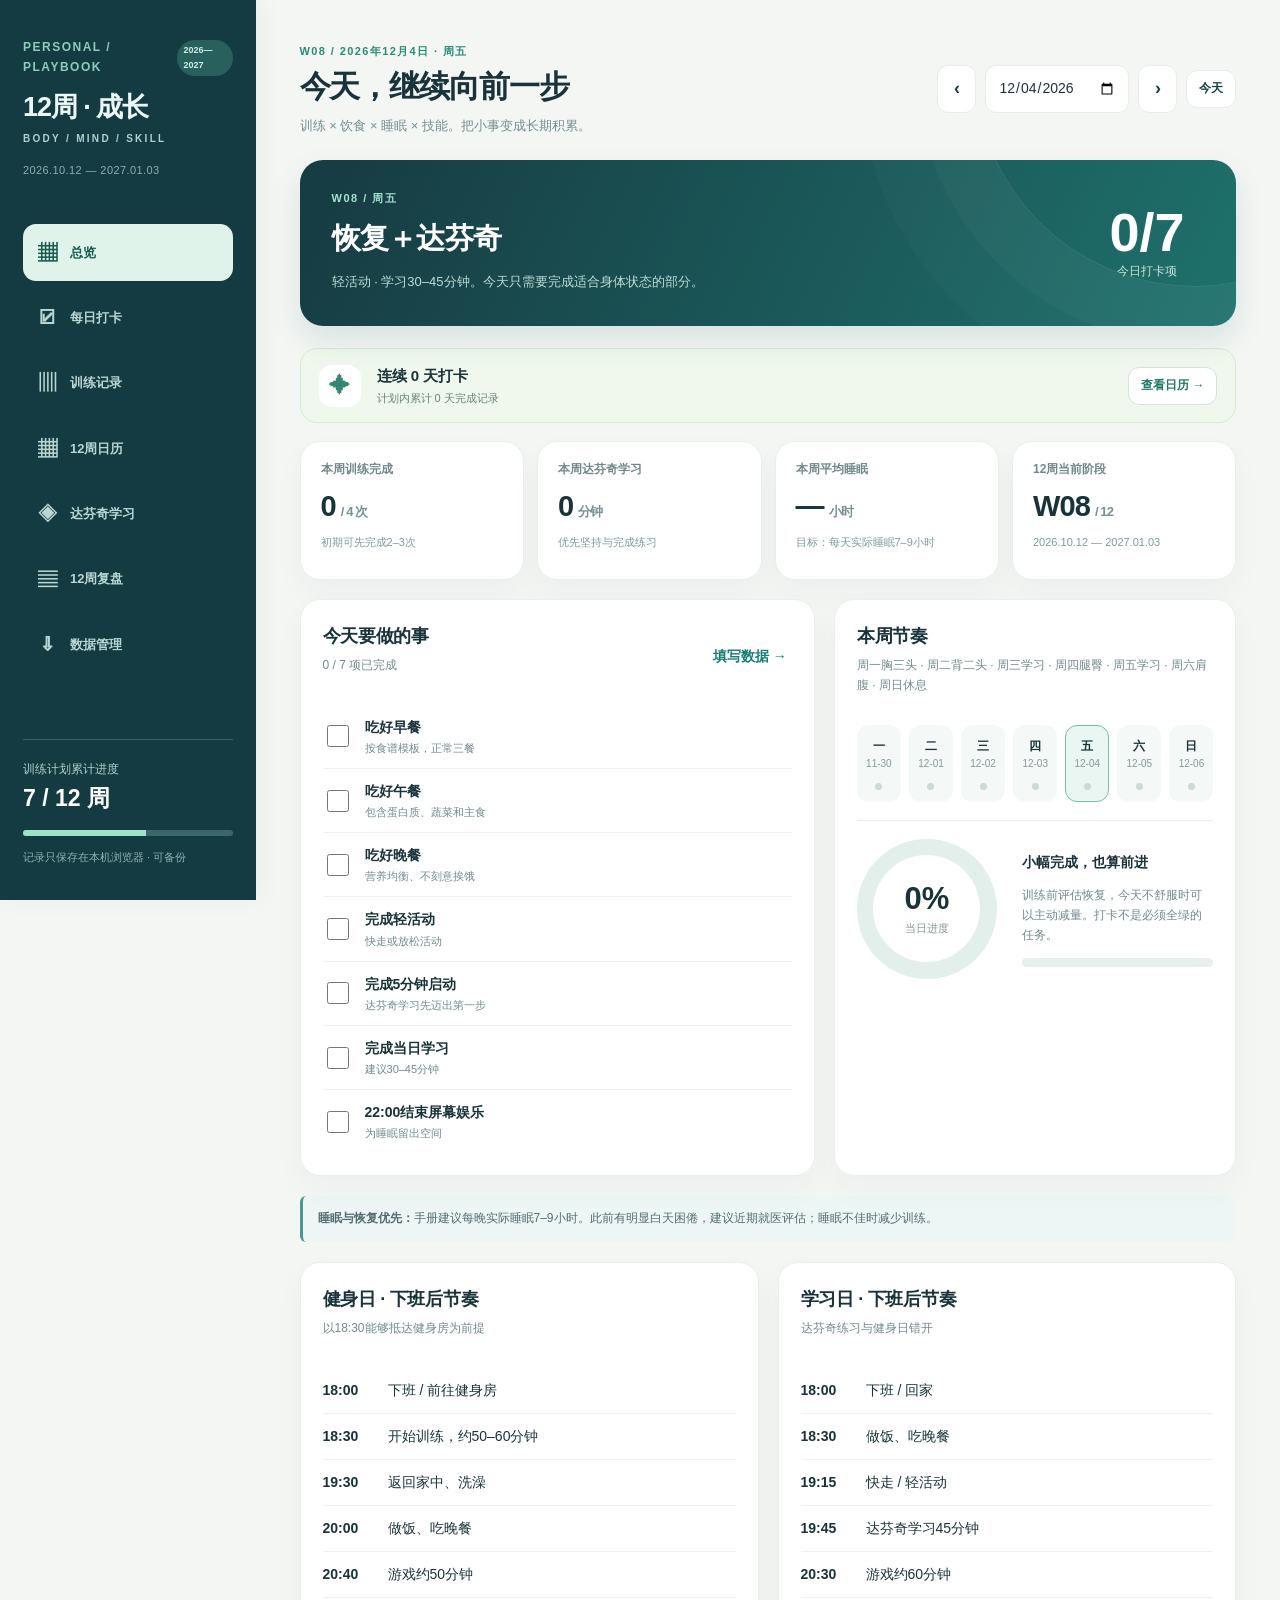
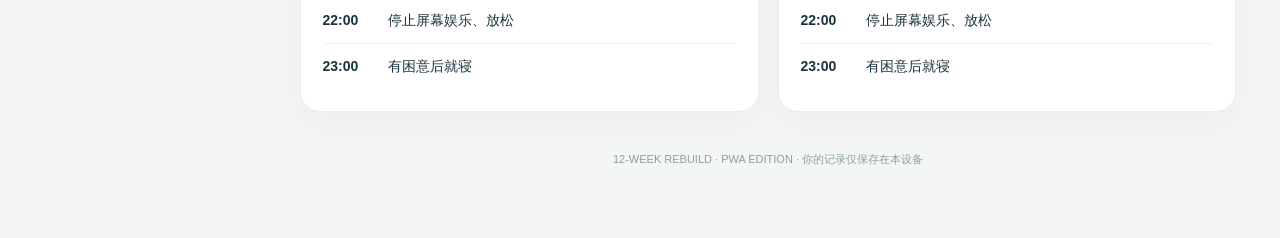
<file: 12周成长打卡_PWA完整版/index.html>
<!doctype html>
<html lang="zh-CN">
<head>
<meta charset="utf-8">
<meta name="viewport" content="width=device-width, initial-scale=1">
<meta name="color-scheme" content="light">
<meta name="theme-color" content="#123e43">
<title>12周成长 · 每天都有进步</title>
<meta name="description" content="12周四分化训练、睡眠、饮食与达芬奇学习。离线打卡，记录每一天的成长。">
<meta name="apple-mobile-web-app-capable" content="yes">
<meta name="apple-mobile-web-app-status-bar-style" content="default">
<meta name="apple-mobile-web-app-title" content="12周成长">
<meta name="mobile-web-app-capable" content="yes">
<link rel="manifest" href="./manifest.webmanifest">
<link rel="icon" type="image/png" sizes="192x192" href="./icons/icon-192.png">
<link rel="apple-touch-icon" href="./icons/apple-touch-icon.png">
<style>
:root{--bg:#f4f7f7;--surface:#fff;--ink:#18323a;--muted:#7b9196;--line:#e5eded;--teal:#217c78;--teal-2:#329f92;--deep:#153d45;--mint:#e6f4ef;--orange:#db9157;--soft:#f8faf9;--shadow:0 16px 50px rgba(15,56,60,.06);--r:19px}
*{box-sizing:border-box}html{scroll-behavior:smooth}body{margin:0;background:var(--bg);font-family:Inter,-apple-system,BlinkMacSystemFont,"Segoe UI","Microsoft YaHei","PingFang SC",sans-serif;color:var(--ink);font-size:14px;line-height:1.65}button,input,textarea,select{font:inherit}button{cursor:pointer}button:disabled{cursor:not-allowed;opacity:.5}input,textarea,select{outline:0}input:focus-visible,textarea:focus-visible,select:focus-visible,button:focus-visible{outline:3px solid #6fcbb7;outline-offset:2px}a{color:var(--teal)}
.shell{min-height:100vh;display:flex}.sidebar{width:256px;flex:none;background:var(--deep);color:#edf9f6;position:sticky;top:0;align-self:flex-start;min-height:100vh;padding:34px 23px;display:flex;flex-direction:column}.logo-top{font-size:12px;letter-spacing:3px;color:#89c9bd;font-weight:850}.brand{font-size:27px;letter-spacing:-.8px;font-weight:850;margin:7px 0 1px}.brand small{font-size:12px;letter-spacing:1px;font-weight:650;display:block;color:#b3d0ce;margin-top:-1px}.date-caption{font-size:11px;color:#91acae;margin:12px 0 38px;letter-spacing:.4px}.nav{display:grid;gap:8px}.nav-btn{display:flex;align-items:center;gap:12px;padding:13px 15px;color:#bad6d3;border:none;background:transparent;border-radius:13px;text-align:left;width:100%;font-weight:650;transition:.18s}.nav-btn:hover{background:#224d52;color:white}.nav-btn.active{background:#e1f3eb;color:#165951}.nav-icon{font-size:19px;display:inline-flex;justify-content:center;width:22px}.sidebar-bottom{margin-top:auto;border-top:1px solid #376168;padding-top:20px;color:#b3d0cc;font-size:12px}.sidebar-bottom strong{font-size:23px;color:#fff;display:block;font-variant-numeric:tabular-nums;margin-bottom:5px}.side-bar{height:6px;background:#3b676b;border-radius:20px;overflow:hidden;margin:12px 0}.side-bar div{height:100%;background:#9fe2c7;transition:width .25s}.sidebar-bottom .tiny{font-size:11px;color:#8fb1b2}
.main{min-width:0;flex:1;padding:34px clamp(24px,3.4vw,56px) 70px;max-width:1730px;margin:auto}.topline{display:flex;align-items:center;justify-content:space-between;gap:18px;margin-bottom:26px}.eyebrow{text-transform:uppercase;color:var(--teal);letter-spacing:2.2px;font-size:11px;font-weight:800}.topline h1{font-size:clamp(24px,2.4vw,35px);line-height:1.25;letter-spacing:-1px;margin:8px 0}.subhead{color:#748d92;margin:6px 0 0}.top-right{display:flex;align-items:center;gap:9px;flex-wrap:wrap}.date-field{padding:10px 12px;border:1px solid var(--line);border-radius:11px;background:#fff;color:var(--ink);max-width:160px}.arrow,.btn,.pill-btn{border:1px solid var(--line);background:white;color:var(--deep);border-radius:11px;padding:10px 14px;font-weight:700}.arrow{width:39px;padding:8px;font-size:18px}.btn:hover,.arrow:hover{border-color:#abd1c8}.btn-primary{background:var(--teal);color:white;border-color:var(--teal)}.btn-primary:hover{background:#176761;color:white}.btn-danger{color:#b74145;border-color:#f5d2d2}.btn-sm{padding:8px 12px;font-size:12px}.btn-ghost{background:transparent}
.panel{background:var(--surface);border-radius:var(--r);border:1px solid #edf1f1;box-shadow:var(--shadow)}.panel-inner{padding:24px}.hero{padding:30px 34px;border-radius:23px;background:linear-gradient(110deg,#153e45,#206765 77%,#287e76);color:white;position:relative;overflow:hidden;margin-bottom:22px}.hero:before{content:"";width:360px;height:360px;border:1px solid rgba(255,255,255,.11);border-radius:50%;position:absolute;right:-100px;top:-210px;box-shadow:0 0 0 58px rgba(255,255,255,.028),0 0 0 116px rgba(255,255,255,.02)}.hero-inner{position:relative;z-index:1;display:flex;justify-content:space-between;align-items:center;gap:22px}.hero h2{font-size:27px;letter-spacing:-.7px;margin:8px 0}.hero p{color:#beddd7;margin:5px 0;max-width:600px}.hero-tag{color:#a4e1cf;font-size:11px;font-weight:800;letter-spacing:2px}.hero-num{text-align:center;min-width:115px}.hero-num strong{font-size:54px;line-height:1;display:block}.hero-num span{font-size:12px;color:#cde5df}.metrics{display:grid;grid-template-columns:repeat(4,minmax(0,1fr));gap:16px;margin:0 0 22px}.metric{padding:20px 21px}.metric-label{font-size:12px;color:var(--muted);font-weight:700}.metric-value{font-weight:850;font-size:30px;letter-spacing:-.9px;line-height:1.35;margin:7px 0}.metric-value span{font-size:13px;color:#799194;margin-left:5px;font-weight:600}.metric-hint{font-size:11px;color:#7f999e}.section-grid{display:grid;grid-template-columns:minmax(0,1.28fr) minmax(290px,1fr);gap:19px}.section-grid.equal{grid-template-columns:1fr 1fr}.card-title{font-size:18px;font-weight:850;letter-spacing:-.3px;margin:0}.card-sub{font-size:12px;color:var(--muted);margin:4px 0 15px}.panel-heading{display:flex;align-items:center;justify-content:space-between;gap:14px;margin-bottom:14px}.pill{display:inline-flex;align-items:center;border-radius:99px;background:var(--mint);padding:4px 10px;color:#22776b;font-size:11px;font-weight:800}.pill.gray{background:#edf2f2;color:#667b7c}.pill.amber{background:#fff1de;color:#986134}.divider{height:1px;background:var(--line);margin:18px 0}.list-row{display:flex;align-items:center;gap:13px;padding:11px 0;border-bottom:1px solid #eff2f2}.list-row:last-child{border-bottom:0}.list-row .grow{flex:1;min-width:0}.row-name{font-weight:750}.row-hint{font-size:11px;color:var(--muted)}.check{width:22px;height:22px;accent-color:var(--teal);cursor:pointer;flex:none}.inline-link{background:transparent;border:0;color:var(--teal);padding:5px;font-weight:800}.week-strip{display:grid;grid-template-columns:repeat(7,1fr);gap:8px}.weekday{background:#f4f8f7;border:1px solid transparent;border-radius:12px;padding:11px 5px;text-align:center;min-width:0}.weekday.today{border-color:#75bfb0;background:#e9f6f1}.weekday b{display:block;font-size:12px}.weekday small{display:block;color:#85989b;font-size:10px}.weekday .dot{display:block;width:7px;height:7px;border-radius:50%;background:#cbd9d7;margin:10px auto 0}.weekday .dot.on{background:var(--teal)}.progress-track{height:9px;background:#e8f0ef;overflow:hidden;border-radius:18px}.progress-track>div{background:linear-gradient(90deg,#2a9385,#72b9a0);height:100%;border-radius:18px}.wide-space{margin-top:20px}.notice{padding:13px 15px;background:#edf6f5;border-left:3px solid #479b8e;border-radius:6px 11px 11px 6px;font-size:12px;color:#526d70}.notice.warning{background:#fff5ed;border-color:#e2a46a;color:#805f42}.small-muted{font-size:12px;color:var(--muted)}
.form-grid{display:grid;grid-template-columns:repeat(4,1fr);gap:12px}.form-group label{display:block;font-weight:730;font-size:12px;margin-bottom:7px;color:#536f73}.form-group input,.form-group textarea,.form-group select{width:100%;border-radius:11px;border:1px solid #dfebea;background:#fbfdfc;color:#18323a;padding:11px 12px}.form-group input:focus,.form-group textarea:focus,.form-group select:focus{border-color:#4fa698}.form-group textarea{resize:vertical;min-height:87px}.form-group .unit{position:relative}.form-group .unit:after{content:attr(data-unit);position:absolute;right:13px;top:50%;transform:translateY(-50%);color:#92a4a5;font-size:12px;pointer-events:none}.form-group .unit input{padding-right:40px}.form-group.wide{grid-column:span 2}.form-group.full{grid-column:1/-1}.check-grid{display:grid;grid-template-columns:1fr 1fr;gap:9px}.check-card{display:flex;align-items:center;gap:12px;border-radius:12px;border:1px solid var(--line);padding:12px 14px;cursor:pointer;background:#fbfdfc;min-height:54px}.check-card:has(input:checked){background:#ebf7f2;border-color:#c0dfd4}.check-card span{font-weight:700}.check-card small{display:block;font-size:11px;color:#80969a;font-weight:400}.select-form{display:flex;align-items:center;gap:10px}.select-form select{max-width:230px}.exercise-list{display:grid;gap:14px}.exercise{border:1px solid #e2ecea;border-radius:15px;overflow:hidden;background:#fff}.exercise-head{background:#f7faf9;display:flex;align-items:center;justify-content:space-between;gap:10px;padding:13px 17px}.exercise-title{font-size:14px;font-weight:800}.exercise-target{font-size:11px;color:#5f8585}.exercise-table{padding:12px 16px 15px}.sets-grid{display:grid;grid-template-columns:repeat(3,minmax(0,1fr));gap:10px}.set{border:1px solid #e5eeee;border-radius:11px;padding:8px 10px;background:#fff}.set.completed{border-color:#b4dfd0;background:#f0faf5}.set-head{display:flex;align-items:center;justify-content:space-between;font-size:11px;color:#688686;font-weight:800;margin-bottom:7px}.set-fields{display:grid;grid-template-columns:1fr 1fr;gap:7px}.set-fields label{color:#8aa0a0;font-size:10px}.set-fields input{width:100%;min-width:0;border:1px solid #e1eceb;border-radius:7px;padding:7px 8px;background:#fcfdfd;font-size:13px}.set-check{width:17px;height:17px;accent-color:var(--teal)}.exercise-footer{display:flex;align-items:center;gap:10px;margin-top:10px;font-size:12px;color:#678084}.exercise-footer input{width:60px;border:1px solid #e1eceb;border-radius:7px;padding:6px 7px}.two-form{display:grid;grid-template-columns:repeat(2,1fr);gap:14px}.status-line{font-size:12px;font-weight:800;color:var(--teal)}.workout-summary{padding:16px 20px;background:#edf6f3;border-radius:15px;margin:20px 0}.workout-summary b{color:#18484a}
.learning-feature{display:grid;grid-template-columns:85px 1fr;gap:18px;align-items:center;padding:19px;border-radius:15px;background:#ebf5f1}.learning-feature .week-tile{background:#1c6564;color:#fff;padding:18px 7px;border-radius:13px;text-align:center;font-size:26px;font-weight:850}.learning-feature .week-tile small{font-size:10px;display:block;color:#b9e1d4}.learn-list{display:grid;grid-template-columns:repeat(3,1fr);gap:12px}.learn-week{padding:17px;border:1px solid var(--line);border-radius:13px;background:#fff;min-height:130px;text-align:left;cursor:pointer}.learn-week:hover{border-color:#83c4b5}.learn-week.active{background:#eef8f3;border-color:#55aa94}.learn-week.done{border-color:#a0d6c6}.learn-week .wk{font-size:11px;font-weight:800;color:#168074}.learn-week h3{font-size:14px;line-height:1.4;margin:11px 0 6px}.learn-week p{font-size:11px;color:#7a9195;margin:0}.learn-icon{float:right;color:#2b8d7c}.goal-area{border:1px solid #daebe6;background:#f8fbf9;border-radius:13px;padding:17px;margin:15px 0}
.table-wrap{width:100%;overflow:auto;border-radius:14px;border:1px solid var(--line)}table{width:100%;border-collapse:collapse;min-width:650px;background:#fff}th{padding:13px 15px;text-align:left;background:#153f47;color:white;font-size:11px;white-space:nowrap}td{padding:13px 15px;border-bottom:1px solid var(--line);font-size:12px}tr:last-child td{border-bottom:0}tbody tr:nth-child(even){background:#f8fbfa}.chart{width:100%;height:210px;display:block}.legend{display:flex;align-items:center;gap:9px;color:#799091;font-size:11px}.legend:before{content:"";height:7px;width:7px;background:var(--teal);border-radius:99px}.backup-actions{display:flex;flex-wrap:wrap;gap:10px}.backup-card{padding:18px;border:1px solid #deebe8;border-radius:14px;background:#fbfdfc}.backup-card h3{font-size:14px;margin:0 0 5px}.backup-card p{color:#738d91;font-size:12px;margin:0 0 12px}.hintline{display:flex;gap:9px;align-items:flex-start;font-size:12px;color:#6d878a}.hintline:before{content:"i";flex:none;border:1px solid #9ebfb7;color:#277b70;font-weight:900;width:18px;height:18px;line-height:16px;text-align:center;border-radius:50%}.empty{padding:22px;color:#8ca0a2;text-align:center;border:1px dashed #d9e8e5;border-radius:13px}.donut{width:140px;height:140px;flex:none;border-radius:50%;display:grid;place-items:center;background:conic-gradient(#268e83 var(--p),#e3efeb 0)}.donut>div{width:107px;height:107px;border-radius:50%;background:#fff;display:flex;align-items:center;justify-content:center;flex-direction:column}.donut strong{font-size:31px;line-height:1.25}.donut small{color:#829798;font-size:11px}.score-box{display:flex;align-items:center;gap:25px}.score-box .score-details{flex:1}.toast{position:fixed;right:25px;bottom:25px;background:#173f45;color:#fff;border-radius:11px;padding:11px 17px;font-size:12px;box-shadow:0 8px 27px #163f4538;z-index:80;opacity:0;transform:translateY(12px);pointer-events:none;transition:.2s}.toast.show{opacity:1;transform:translateY(0)}.footer{text-align:center;color:#8ba0a1;font-size:11px;margin:38px 0 0}.hide{display:none!important}
@media(max-width:1100px){.sidebar{width:220px;padding:30px 15px}.main{padding:28px 22px 50px}.metrics{grid-template-columns:repeat(2,1fr)}.section-grid{grid-template-columns:1fr}.section-grid.equal{grid-template-columns:1fr 1fr}}
@media(max-width:720px){.shell{display:block}.sidebar{position:relative;width:100%;min-height:0;padding:18px 17px 12px}.brand{font-size:22px;margin:0}.logo-top,.date-caption,.sidebar-bottom{display:none}.nav{display:flex;overflow-x:auto;gap:5px;margin-top:11px;padding-bottom:3px}.nav-btn{flex:none;width:auto;font-size:12px;padding:9px 11px;gap:4px}.nav-icon{font-size:14px;width:15px}.main{padding:21px 14px 35px}.topline{display:block}.top-right{margin-top:14px}.topline h1{font-size:27px}.hero{padding:20px 19px}.hero h2{font-size:21px}.hero-inner{align-items:flex-start}.hero-num strong{font-size:39px}.hero-num{min-width:55px}.metrics{gap:9px}.metric{padding:15px}.metric-value{font-size:25px}.panel-inner{padding:17px}.section-grid.equal{grid-template-columns:1fr}.form-grid{grid-template-columns:1fr 1fr}.check-grid{grid-template-columns:1fr}.sets-grid{grid-template-columns:1fr}.learn-list{grid-template-columns:1fr 1fr}.score-box{gap:13px}.donut{width:107px;height:107px}.donut>div{width:83px;height:83px}.donut strong{font-size:24px}.week-strip{gap:3px}.weekday{padding:8px 2px}.weekday b{font-size:10px}.weekday small{font-size:9px}.small-hide{display:none}.select-form{flex-wrap:wrap}}
@media(max-width:390px){.metrics{grid-template-columns:1fr 1fr}.form-grid{grid-template-columns:1fr 1fr}.form-group.wide{grid-column:1/-1}.learn-list{grid-template-columns:1fr}}
@media print{.sidebar,.top-right,.no-print,.toast{display:none!important}.main{max-width:none;padding:5px}.panel,.metric{box-shadow:none;break-inside:avoid}.hero{color:black;background:white;border:1px solid #ddd}.hero p{color:#444}}
</style>
<link rel="stylesheet" href="./styles.css">
</head>
<body>
<div class="shell">
<aside class="sidebar">
  <div class="logo-top">PERSONAL / PLAYBOOK <span class="mini-chip">2026—2027</span></div>
  <div class="brand">12周 · 成长<small>BODY / MIND / SKILL</small></div>
  <div class="date-caption">2026.10.12 — 2027.01.03</div>
  <nav class="nav" id="nav">
    <button class="nav-btn active" data-view="overview"><span class="nav-icon">▦</span> 总览</button>
    <button class="nav-btn" data-view="daily"><span class="nav-icon">☑</span> 每日打卡</button>
    <button class="nav-btn" data-view="training"><span class="nav-icon">▥</span> 训练记录</button>
    <button class="nav-btn" data-view="calendar"><span class="nav-icon">▦</span> 12周日历</button>
    <button class="nav-btn" data-view="learning"><span class="nav-icon">◈</span> 达芬奇学习</button>
    <button class="nav-btn" data-view="weekly"><span class="nav-icon">▤</span> 12周复盘</button>
    <button class="nav-btn" data-view="data"><span class="nav-icon">⇩</span> 数据管理</button>
  </nav>
  <div class="sidebar-bottom"><div>训练计划累计进度</div><strong id="side-progress">0 / 12 周</strong><div class="side-bar"><div id="side-bar" style="width:0"></div></div><div class="tiny">记录只保存在本机浏览器 · 可备份</div></div>
</aside>
<main class="main">
  <header class="topline"><div><div class="eyebrow" id="eyebrow">PERSONAL DASHBOARD</div><h1 id="page-title">今天，继续向前一步</h1><p class="subhead" id="page-desc">不追求完美，保持稳定，保护睡眠。</p></div><div class="top-right no-print"><button class="arrow" id="prev-day" title="前一天">‹</button><input class="date-field" id="pick-day" type="date" aria-label="选择记录日期"><button class="arrow" id="next-day" title="后一天">›</button><button class="btn btn-sm" id="today-btn">今天</button></div></header>
  <div id="content"></div><p class="footer">12-WEEK REBUILD · PWA EDITION · 你的记录仅保存在本设备</p>
</main></div>
<nav class="bottom-nav" aria-label="手机底部导航">
<button class="dock-btn active" data-view="overview"><span class="dock-icon">⌂</span><span>首页</span></button>
<button class="dock-btn" data-view="daily"><span class="dock-icon">☑</span><span>打卡</span></button>
<button class="dock-btn" data-view="training"><span class="dock-icon">▥</span><span>训练</span></button>
<button class="dock-btn" data-view="calendar"><span class="dock-icon">▦</span><span>日历</span></button>
<button class="dock-btn" data-view="more"><span class="dock-icon">•••</span><span>更多</span></button>
</nav><div class="toast" id="toast" role="status" aria-live="polite">已保存</div><input id="import-file" type="file" accept="application/json,.json" class="hide">
<script>
(() => {'use strict';
const STORE='rebuild12w-local-v1', START='2026-10-12', END='2027-01-03';
const DAYS=['周日','周一','周二','周三','周四','周五','周六'];
const SCHEDULE={0:{title:'休息 · 备餐',type:'rest',hint:'每周复盘、采购和提前备料'},1:{title:'胸部＋肱三头肌',type:'A',hint:'训练 A · 50–60分钟'},2:{title:'背部＋肱二头肌',type:'B',hint:'训练 B · 50–60分钟'},3:{title:'恢复＋达芬奇',type:'study',hint:'轻活动 · 学习30–45分钟'},4:{title:'腿部＋臀部',type:'C',hint:'训练 C · 55–65分钟'},5:{title:'恢复＋达芬奇',type:'study',hint:'轻活动 · 学习30–45分钟'},6:{title:'肩部＋腹部',type:'D',hint:'训练 D · 45–60分钟'}};
const EX={A:{name:'胸＋三头',time:'50–60分钟',tip:'胸部主动发力；缓慢控制重量下降，不靠弹震借力。',items:[['flat','平板哑铃卧推',3,'8–12'],['incline','上斜哑铃卧推',3,'8–12'],['fly','绳索夹胸',2,'12–15'],['push','绳索下压',3,'10–15'],['over','绳索过顶臂屈伸',2,'10–15']]},B:{name:'背＋二头',time:'50–60分钟',tip:'避免用躯干猛甩重量；先稳定身体，再进行拉的动作。',items:[['pulldown','高位下拉',3,'8–12'],['row','胸托划船',3,'8–12'],['cable','单臂绳索划船',2,'10–12'],['rear','反向蝴蝶机飞鸟',2,'12–15'],['curl','哑铃弯举',3,'10–12'],['hammer','锤式弯举',2,'10–15']]},C:{name:'腿＋臀',time:'55–65分钟',tip:'深蹲与髋铰链保持脊柱稳定；必要时减少分腿蹲或臀推组数。',items:[['squat','史密斯深蹲 / 腿举',3,'8–12'],['rdl','罗马尼亚硬拉',3,'8–10'],['split','保加利亚分腿蹲',2,'每侧8–10'],['legcurl','坐姿腿弯举',3,'10–15'],['hip','臀推',2,'10–12'],['calf','站姿提踵',3,'12–15']]},D:{name:'肩＋腹',time:'45–60分钟',tip:'侧平举避免大幅借力；核心训练以稳定控制为主。',items:[['press','坐姿哑铃肩推',3,'8–12'],['lateral','哑铃侧平举',3,'12–15'],['latcable','绳索侧平举',2,'12–15'],['rear2','反向蝴蝶机飞鸟',2,'12–15'],['abs','绳索卷腹',3,'12–15'],['plank','平板支撑',2,'30–45秒']]}};
const LEARN=[['界面 / 导入 / 媒体整理','完成15秒剪辑'],['剪切 / 修剪 / 时间线','完成30秒镜头组合'],['剪辑节奏 / 动作衔接','制作30–60秒剧情片段'],['Fairlight对白与音效','完成带声音的片段'],['曝光 / 色温 / 对比度','制作基础调色前后对比'],['节点与镜头色彩匹配','统一一组镜头风格'],['人声清理 / 声音平衡','完成对话音效设计'],['Fusion遮罩 / 跟踪','完成一个简单合成镜头'],['多镜头场景剪辑','制作1分钟连贯场景'],['帧率 / 编码 / 横竖版导出','输出16:9与9:16双版本'],['综合项目初剪与调色','完成60–90秒短片初版'],['精修 / 审片 / 成片交付','交付成片与工作流文档']];
const TODAY=ymd(new Date()); let selected=TODAY, view='overview', learningWeek=1;let data=load(); let toastTimer;
let db=null, persistQueue=Promise.resolve(), saveRequested=false;
const DB_NAME='rebuild12w-pwa-db', DB_STORE='records';
function openDatabase(){return new Promise((resolve,reject)=>{if(!('indexedDB' in window)){resolve(null);return}const req=indexedDB.open(DB_NAME,1);req.onupgradeneeded=()=>{const d=req.result;if(!d.objectStoreNames.contains(DB_STORE))d.createObjectStore(DB_STORE)};req.onsuccess=()=>resolve(req.result);req.onerror=()=>reject(req.error)});}
function readIndexedDB(){return new Promise((resolve,reject)=>{const req=db.transaction(DB_STORE,'readonly').objectStore(DB_STORE).get('main');req.onsuccess=()=>resolve(req.result);req.onerror=()=>reject(req.error)});}
function writeIndexedDB(obj){return new Promise((resolve,reject)=>{const tx=db.transaction(DB_STORE,'readwrite');tx.objectStore(DB_STORE).put(obj,'main');tx.oncomplete=()=>resolve();tx.onerror=()=>reject(tx.error);tx.onabort=()=>reject(tx.error)});}
async function initStorage(){try{db=await openDatabase();if(db){const saved=await readIndexedDB();if(saved&&saved.version===1&&saved.days&&saved.workouts&&saved.learn&&saved.review){const local=load();const localHasData=Object.keys(local.days||{}).length+Object.keys(local.workouts||{}).length+Object.keys(local.learn||{}).length+Object.keys(local.review||{}).length>0;
const indexedHasData=Object.keys(saved.days||{}).length+Object.keys(saved.workouts||{}).length+Object.keys(saved.learn||{}).length+Object.keys(saved.review||{}).length>0;
if(!indexedHasData&&localHasData){data=local;await writeIndexedDB(data)}else{data=saved;try{localStorage.setItem(STORE,JSON.stringify(data))}catch(e){}}}
else{await writeIndexedDB(data)}render();}}catch(e){db=null;console.warn('IndexedDB unavailable; falling back to localStorage',e)} }
function hasDayEntry(s){const d=day(s);return Object.entries(d).some(([k,v])=>!['note','nextAction'].includes(k)&&v!==''&&v!==false&&v!=null)||Boolean(d.note)||Boolean(d.nextAction)||Boolean(workout(s).completed)||Boolean(workout(s).exercises&&Object.keys(workout(s).exercises).length);}
function dayFinished(s){return day(s).dailyMarked===true}
function streakInfo(){const edge=TODAY>END?END:TODAY<START?START:TODAY;let d=edge;if(!dayFinished(d)&&daysBetween(d,START)>0)d=add(d,-1);let streak=0;while(d>=START&&dayFinished(d)){streak++;d=add(d,-1)}const completed=Array.from({length:84},(_,i)=>add(START,i)).filter(dayFinished).length;return {streak,completed}}
function setCompletedDay(s,val){data.days[s]={...day(s),dailyMarked:val};save();render()}

function parse(s){let [y,m,d]=s.split('-').map(Number);return new Date(y,m-1,d,12)}
function ymd(d){return [d.getFullYear(),String(d.getMonth()+1).padStart(2,'0'),String(d.getDate()).padStart(2,'0')].join('-')}
function add(s,n){const d=parse(s);d.setDate(d.getDate()+n);return ymd(d)}
function daysBetween(a,b){return Math.round((parse(a)-parse(b))/86400000)}
function getWeek(s){const x=Math.floor(daysBetween(s,START)/7)+1;return x>=1&&x<=12?x:0}
function weekAt(w){return add(START,(w-1)*7)}
function weekDays(w){return Array.from({length:7},(_,i)=>add(weekAt(w),i))}
function weekNumLabel(w){return w?'W'+String(w).padStart(2,'0'):'计划外'}
function fmt(s){const d=parse(s);return `${d.getFullYear()}年${d.getMonth()+1}月${d.getDate()}日 · ${DAYS[d.getDay()]}`}
function safe(v){return String(v??'').replace(/[&<>"']/g,c=>({'&':'&amp;','<':'&lt;','>':'&gt;','"':'&quot;',"'":'&#39;'}[c]))}
function clamp(n,l,h){return Math.max(l,Math.min(h,n))}
function load(){try{const v=JSON.parse(localStorage.getItem(STORE));if(v&&v.version===1&&typeof v.days==='object'&&typeof v.workouts==='object')return v;}catch(e){}return {version:1,days:{},workouts:{},review:{},learn:{}}}
function save(){const snapshot=JSON.parse(JSON.stringify(data));let localOk=false;try{localStorage.setItem(STORE,JSON.stringify(snapshot));localOk=true}catch(e){}if(db){persistQueue=persistQueue.catch(()=>{}).then(()=>writeIndexedDB(snapshot)).then(()=>{toast('已自动保存')}).catch(e=>{console.warn('IndexedDB save failed',e);if(!localOk)toast('保存失败：请检查浏览器存储权限')});}else{toast(localOk?'已自动保存':'保存失败：请检查浏览器存储权限')}}
function toast(txt){const el=document.getElementById('toast');el.textContent=txt;el.classList.add('show');clearTimeout(toastTimer);toastTimer=setTimeout(()=>el.classList.remove('show'),1900)}
function day(s=selected){return data.days[s]||{}}
function workout(s=selected){return data.workouts[s]||{}}
function learn(w){return data.learn[w]||{}}
function inRange(s){return s>=START&&s<=END}
function todaySchedule(s=selected){return SCHEDULE[parse(s).getDay()]}
function n(v){const a=Number(v);return v!==''&&v!=null&&Number.isFinite(a)?a:null}
function average(xs){return xs.length?xs.reduce((a,b)=>a+b,0)/xs.length:null}
function printVal(v,d=1){return v==null?'—':Number(v).toFixed(d)}
function round(v,d=1){return Math.round(v*10**d)/10**d}
function timesCompleted(w){return weekDays(w).filter(s=>workout(s).completed===true).length}
function studyMinutes(w){return weekDays(w).reduce((x,s)=>x+(n(day(s).studyMinutes)||0),0)}
function weekVal(w,k){return average(weekDays(w).map(s=>n(day(s)[k])).filter(x=>x!==null))}
function weekLastWaist(w){const a=weekDays(w).map(s=>n(day(s).waist)).filter(v=>v!==null);return a.length?a[a.length-1]:null}
function dayTasks(s=selected){const sc=todaySchedule(s);const base=[['breakfast','吃好早餐','按食谱模板，正常三餐'],['lunch','吃好午餐','包含蛋白质、蔬菜和主食'],['dinner','吃好晚餐','营养均衡、不刻意挨饿'],['screenOff','22:00结束屏幕娱乐','为睡眠留出空间']];if('ABCD'.includes(sc.type))return [...base.slice(0,3),['warmup','完成热身','5–10分钟轻活动 + 热身组'],['training','完成当日训练',sc.title],...base.slice(3)];if(sc.type==='study')return [...base.slice(0,3),['walk','完成轻活动','快走或放松活动'],['fiveMin','完成5分钟启动','达芬奇学习先迈出第一步'],['study','完成当日学习','建议30–45分钟'],...base.slice(3)];return [...base.slice(0,3),['review','完成周复盘','观察一周趋势'],['prep','采购或准备食材','给下周留下余地'],...base.slice(3)];}
function taskDone(s,key){if(key==='training')return workout(s).completed===true; if(key==='study')return !!day(s).study;return !!day(s)[key]}
function weekDayCount(s){return dayTasks(s).filter(([k])=>taskDone(s,k)).length}
function setTask(s,key,val){if(key==='training'){data.workouts[s]={...workout(s),type:workout(s).type||todaySchedule(s).type,completed:val};}else{data.days[s]={...day(s),[key]:val};}save();render()}
function setDay(s,key,val){data.days[s]={...day(s),[key]:val};save()}
function caption(t){return `<span class="pill">${safe(t)}</span>`}
function panel(title,sub,body,extra=''){return `<section class="panel"><div class="panel-inner"><div class="panel-heading"><div><h2 class="card-title">${title}</h2>${sub?`<p class="card-sub">${sub}</p>`:''}</div>${extra}</div>${body}</div></section>`}
function progress(p){return `<div class="progress-track"><div style="width:${clamp(p,0,100)}%"></div></div>`}
function renderHead(){document.getElementById('pick-day').value=selected;const titles={overview:'今天，继续向前一步',daily:'每日打卡',training:'力量训练日志',calendar:'12周成长日历',learning:'DaVinci 学习路径',weekly:'12周数据与复盘',data:'本地数据管理',more:'个人成长中心'};const desc={overview:'训练 × 饮食 × 睡眠 × 技能。把小事变成长期积累。',daily:'记录真实状态，不用单日好坏评价自己。',training:'记录每组重量、次数和余力，持续渐进。',learning:'每周一个明确技能与交付物。',weekly:'看周均体重、腰围、力量和睡眠趋势。',data:'数据只保存在当前设备，可随时导出备份。',calendar:'点选任何一天，查看或修改当日记录。',more:'学习计划、成长复盘、数据安全与应用安装。'};document.getElementById('page-title').textContent=titles[view];document.getElementById('page-desc').textContent=desc[view];document.getElementById('eyebrow').textContent=(getWeek(selected)?weekNumLabel(getWeek(selected))+' / ':'')+fmt(selected);document.querySelectorAll('.nav-btn,.dock-btn').forEach(el=>{const active=el.dataset.view===view||(el.dataset.view==='more'&&['more','learning','weekly','data'].includes(view));el.classList.toggle('active',active);el.setAttribute('aria-current',active?'page':'false')});const elapsed=clamp(Math.floor(daysBetween(TODAY,START)/7),0,12);document.getElementById('side-progress').textContent=`${elapsed} / 12 周`;document.getElementById('side-bar').style.width=(elapsed/12*100)+'%';}
function render(){renderHead();const content=document.getElementById('content');const h={overview:renderOverview,daily:renderDaily,training:renderTraining,calendar:renderCalendar,learning:renderLearning,weekly:renderWeekly,data:renderData,more:renderMore};content.innerHTML=h[view]();}
function renderOverview(){const w=getWeek(selected),showw=w||clamp(getWeek(TODAY),1,12),sc=todaySchedule();const done=weekDayCount(selected),total=dayTasks().length;const sleep=weekVal(showw,'sleep'),strength=timesCompleted(showw),mins=studyMinutes(showw);let hero=`<section class="hero"><div class="hero-inner"><div><div class="hero-tag">${weekNumLabel(w)} / ${safe(DAYS[parse(selected).getDay()])}</div><h2>${safe(sc.title)}</h2><p>${safe(sc.hint)}。${w===0?'当前日期不在12周计划范围内，但仍可以记录。':'今天只需要完成适合身体状态的部分。'}</p></div><div class="hero-num"><strong>${done}/${total}</strong><span>今日打卡项</span></div></div></section>`;
const streakStat=streakInfo();const m=`<div class="metrics"><div class="panel metric"><div class="metric-label">本周训练完成</div><div class="metric-value">${strength}<span>/ 4 次</span></div><div class="metric-hint">初期可先完成2–3次</div></div><div class="panel metric"><div class="metric-label">本周达芬奇学习</div><div class="metric-value">${mins}<span>分钟</span></div><div class="metric-hint">优先坚持与完成练习</div></div><div class="panel metric"><div class="metric-label">本周平均睡眠</div><div class="metric-value">${printVal(sleep)}<span>小时</span></div><div class="metric-hint">目标：每天实际睡眠7–9小时</div></div><div class="panel metric"><div class="metric-label">12周当前阶段</div><div class="metric-value">${w?`W${String(w).padStart(2,'0')}`:'—'}<span>/ 12</span></div><div class="metric-hint">2026.10.12 — 2027.01.03</div></div></div>`;
const items=dayTasks().map(([k,title,hint])=>`<label class="list-row"><input class="check" type="checkbox" data-task="${k}" ${taskDone(selected,k)?'checked':''}><div class="grow"><div class="row-name">${safe(title)}</div><div class="row-hint">${safe(hint)}</div></div></label>`).join('');
const quick=panel('今天要做的事',`${done} / ${total} 项已完成`,items,`<button class="inline-link" data-goto="daily">填写数据 →</button>`);
const streak=weekDays(showw).map(s=>{const i=dayTasks(s).length,j=weekDayCount(s);return `<div class="weekday ${s===selected?'today':''}" title="${safe(s)}" data-go-date="${s}" style="cursor:pointer"><b>${DAYS[parse(s).getDay()].slice(1)}</b><small>${s.slice(5)}</small><span class="dot ${j>0?'on':''}"></span></div>`}).join('');
const weekC=panel('本周节奏','周一胸三头 · 周二背二头 · 周三学习 · 周四腿臀 · 周五学习 · 周六肩腹 · 周日休息',`<div class="week-strip">${streak}</div><div class="divider"></div><div class="score-box"><div class="donut" style="--p:${done/total*100}%"><div><strong>${Math.round(done/total*100)}%</strong><small>当日进度</small></div></div><div class="score-details"><b>小幅完成，也算前进</b><p class="small-muted">训练前评估恢复，今天不舒服时可以主动减量。打卡不是必须全绿的任务。</p>${progress(done/total*100)}</div></div>`);
let advice=`<div class="notice ${sleep!=null&&sleep<6.5?'warning':''}"><strong>睡眠与恢复优先：</strong>${sleep!=null&&sleep<6.5?'本周已记录的平均睡眠偏短；优先减少训练负荷，不建议练到力竭。':'手册建议每晚实际睡眠7–9小时。此前有明显白天困倦，建议近期就医评估；睡眠不佳时减少训练。'}</div>`;
const timetable=`<div class="section-grid equal wide-space">${panel('健身日 · 下班后节奏','以18:30能够抵达健身房为前提',`<div class="list-row"><b style="width:52px">18:00</b><div class="grow">下班 / 前往健身房</div></div><div class="list-row"><b style="width:52px">18:30</b><div class="grow">开始训练，约50–60分钟</div></div><div class="list-row"><b style="width:52px">19:30</b><div class="grow">返回家中、洗澡</div></div><div class="list-row"><b style="width:52px">20:00</b><div class="grow">做饭、吃晚餐</div></div><div class="list-row"><b style="width:52px">20:40</b><div class="grow">游戏约50分钟</div></div><div class="list-row"><b style="width:52px">22:00</b><div class="grow">停止屏幕娱乐、放松</div></div><div class="list-row"><b style="width:52px">23:00</b><div class="grow">有困意后就寝</div></div>`) }${panel('学习日 · 下班后节奏','达芬奇练习与健身日错开',`<div class="list-row"><b style="width:52px">18:00</b><div class="grow">下班 / 回家</div></div><div class="list-row"><b style="width:52px">18:30</b><div class="grow">做饭、吃晚餐</div></div><div class="list-row"><b style="width:52px">19:15</b><div class="grow">快走 / 轻活动</div></div><div class="list-row"><b style="width:52px">19:45</b><div class="grow">达芬奇学习45分钟</div></div><div class="list-row"><b style="width:52px">20:30</b><div class="grow">游戏约60分钟</div></div><div class="list-row"><b style="width:52px">22:00</b><div class="grow">停止屏幕娱乐、放松</div></div><div class="list-row"><b style="width:52px">23:00</b><div class="grow">有困意后就寝</div></div>`)}</div>`;
return hero+`<div class="streak-bar"><span class="streak-emoji">✦</span><div><b>连续 ${streakStat.streak} 天打卡</b><small>计划内累计 ${streakStat.completed} 天完成记录</small></div><button class="btn btn-sm streak-link" data-goto="calendar">查看日历 →</button></div>`+m+`<div class="section-grid">${quick}${weekC}</div><div class="wide-space">${advice}</div>`+timetable; }
function renderDaily(){const d=day();const w=getWeek(selected);const sc=todaySchedule();const tasks=dayTasks().map(([k,t,h])=>`<label class="check-card"><input class="check" data-task="${k}" type="checkbox" ${taskDone(selected,k)?'checked':''}><div><span>${safe(t)}</span><small>${safe(h)}</small></div></label>`).join('');return `<div class="hero"><div class="hero-inner"><div><div class="hero-tag">DAILY CHECK-IN / ${weekNumLabel(w)}</div><h2>${safe(sc.title)}</h2><p>${safe(fmt(selected))} · ${safe(sc.hint)}</p></div><div class="hero-num"><strong>${weekDayCount(selected)}</strong><span>已完成事项</span></div></div></div>
<div class="day-finish ${dayFinished(selected)?'is-done':''}"><div><div class="finish-label">${dayFinished(selected)?'今日已完成打卡':'完成今天的打卡'}</div><p>${dayFinished(selected)?'这一天已计入连续打卡天数，随时可以继续修改数据。':'完成后点击确认。仅此操作会计入连续完成天数。'}</p></div><button class="btn ${dayFinished(selected)?'':'btn-primary'}" data-mark-day="${selected}">${dayFinished(selected)?'✓ 已完成 · 点击撤销':'✓ 完成今日打卡'}</button></div>
 <div class="section-grid"><div>${panel('身体指标与营养' ,'早晨体重每周约3次；腰围每周1次。',`<div class="form-grid"><div class="form-group"><label>昨晚实际睡眠</label><div class="unit" data-unit="h"><input data-day-field="sleep" type="number" min="0" max="24" step="0.1" placeholder="7.5" value="${safe(d.sleep)}"></div></div><div class="form-group"><label>体重</label><div class="unit" data-unit="kg"><input data-day-field="weight" type="number" min="20" max="300" step="0.1" placeholder="68.0" value="${safe(d.weight)}"></div></div><div class="form-group"><label>腰围</label><div class="unit" data-unit="cm"><input data-day-field="waist" type="number" min="30" max="200" step="0.1" placeholder="每周记录" value="${safe(d.waist)}"></div></div><div class="form-group"><label>蛋白质摄入</label><div class="unit" data-unit="g"><input data-day-field="protein" type="number" min="0" max="350" step="1" placeholder="105–125" value="${safe(d.protein)}"></div></div><div class="form-group"><label>今日精神状态（1–5）</label><select data-day-field="energy"><option value="">请选择</option>${[1,2,3,4,5].map(i=>`<option value="${i}" ${String(d.energy)===String(i)?'selected':''}>${i} / 5</option>`).join('')}</select></div><div class="form-group"><label>今天的学习分钟数</label><div class="unit" data-unit="min"><input data-day-field="studyMinutes" type="number" min="0" max="600" step="5" placeholder="0" value="${safe(d.studyMinutes)}"></div></div><div class="form-group full"><label>今天的记录 / 感受 / 训练或生活调整</label><textarea data-day-field="note" placeholder="比如：今天睡眠不好，减少训练；坚持做饭；修完一个镜头……">${safe(d.note)}</textarea></div></div><div class="notice wide-space">蛋白质参考 105–125g/天；如果睡眠、实际摄入和恢复不稳定，先记录，不必立即制造热量缺口。</div>`)}</div><div>${panel('今日打卡清单',`${weekDayCount(selected)} / ${dayTasks().length} 已完成`, `<div class="check-grid">${tasks}</div><div class="divider"></div><div class="form-group"><label>明天打开软件后，第一步做什么？</label><textarea data-day-field="nextAction" placeholder="写一个明确到可以5分钟开始的动作，例如：打开达芬奇项目，剪第1镜。">${safe(d.nextAction)}</textarea></div>`)}</div></div>
<div class="section-grid equal wide-space">${panel('三餐参考','按手册记录，不要求精确称量',`<div class="list-row"><div class="grow"><b>早餐</b><div class="row-hint">燕麦50–60g + 鸡蛋1–2个 + 蓝莓/桑葚 + 牛奶/酸奶</div></div></div><div class="list-row"><div class="grow"><b>午餐</b><div class="row-hint">彩椒鸡胸肉150–180g（生重）+ 米饭 + 多种蔬菜</div></div></div><div class="list-row"><div class="grow"><b>晚餐</b><div class="row-hint">鱼/鸡肉/瘦肉/豆腐 + 蔬菜 + 适量米饭或土豆</div></div></div><div class="list-row"><div class="grow"><b>按需加餐</b><div class="row-hint">香蕉、牛奶、无糖酸奶、少量坚果</div></div></div>`) }${panel('晚间睡眠优先','健身日与学习日适当错峰',`<div class="list-row"><b style="width:52px">21:30</b><div class="grow">游戏结束提醒 / 收拾准备</div></div><div class="list-row"><b style="width:52px">22:00</b><div class="grow">停止屏幕娱乐、放松</div></div><div class="list-row"><b style="width:52px">22:20</b><div class="grow">洗漱与睡前放松</div></div><div class="list-row"><b style="width:52px">23:00</b><div class="grow">有困意后就寝</div></div><p class="small-muted">不为了补打卡而熬夜，晚餐或通勤超时先减少娱乐。</p>`)}</div>`;}
function plannedSets(week,standard){if(week<=2&&week>0)return Math.min(2,standard);if(week<=4&&week>0)return Math.min(2,standard);return standard}
function renderTraining(){const w=getWeek(selected),sch=todaySchedule();const wo=workout();const type='ABCD'.includes(wo.type)?wo.type:('ABCD'.includes(sch.type)?sch.type:'A'),x=EX[type];const exp=x.items.map(([id,name,sets,reps],i)=>{const info=(wo.exercises||{})[id]||{sets:[]};const setCount=plannedSets(w,sets);const arr=Array.from({length:setCount},(_,j)=>{const entry=info.sets?.[j]||{};return `<div class="set ${entry.done?'completed':''}"><div class="set-head"><span>第 ${j+1} 组</span><label title="这组已经完成"><input type="checkbox" class="set-check" data-set-done="${id}:${j}" ${entry.done?'checked':''}></label></div><div class="set-fields"><label>重量 kg<input data-set="${id}:${j}:weight" type="number" min="0" max="999" step="0.5" placeholder="kg" value="${safe(entry.weight)}"></label><label>${id==='plank'?'秒 / 组':'次数 / 组'}<input data-set="${id}:${j}:reps" type="number" min="0" max="999" step="1" placeholder="${id==='plank'?'秒':'次'}" value="${safe(entry.reps)}"></label></div></div>`}).join('');return `<section class="exercise"><div class="exercise-head"><div><div class="exercise-title">${String(i+1).padStart(2,'0')} · ${safe(name)}</div><div class="exercise-target">目标 ${sets} 组 × ${safe(reps)} ${w&&w<5?'· 适应期缩减组数':''}</div></div><span class="pill gray">${setCount} 组</span></div><div class="exercise-table"><div class="sets-grid">${arr}</div><div class="exercise-footer"><label>自觉余力 RIR <input data-rir="${id}" type="number" min="0" max="10" step="1" placeholder="2–3" value="${safe(info.rir)}"></label><span>一般保留约2–3次余力</span></div></div></section>`;}).join('');const stage=w<=2&&w>0?'适应期：每个动作先1–2组；本页面显示最多2组。':w<=4&&w>0?'建立期：每个动作约2组，逐步靠近每周4练。':w<=8&&w>0?'进阶期：每动作2–3组；根据实际恢复决定是否做满。':'巩固期：按目标组数进行，疲劳明显可减量。';const recDone=x.items.flatMap(a=>(wo.exercises?.[a[0]]?.sets||[])).filter(s=>s.done).length;return `<div class="hero"><div class="hero-inner"><div><div class="hero-tag">WORKOUT LOG / ${weekNumLabel(w)}</div><h2>训练 ${type} · ${safe(x.name)}</h2><p>${safe(x.tip)} · 约${x.time}</p></div><div class="hero-num"><strong>${recDone}</strong><span>已记录完成组数</span></div></div></div>
${panel('训练类型与当前阶段','即使调整训练日，也可以在下面切换 A / B / C / D。',`<div class="select-form"><div class="form-group"><label>本日实际训练类型</label><select id="training-type">${Object.entries(EX).map(([k,v])=>`<option value="${k}" ${k===type?'selected':''}>${k} · ${v.name}</option>`).join('')}</select></div><span class="pill amber">${weekNumLabel(w)}</span></div><p class="small-muted">${safe(stage)}</p><div class="notice">训练前热身5–10分钟，并为主要动作做轻重量热身组。组间一般休息1–2分钟，大动作可适当延长。睡眠不足且明显困倦时，可以缩短训练或改散步。</div>`) }
<div class="wide-space">${panel('逐组训练记录',`${x.items.length}个动作 · 记录重量 / 次数 / RIR，勾选表示该组完成`, `<div class="exercise-list">${exp}</div><div class="workout-summary"><b>渐进超负荷：</b>在动作标准、连续训练都能完成次数区间上限之后，再考虑以最小幅度加重，不需要每次都增加重量。</div><div class="form-grid"><div class="form-group"><label>实际训练时长</label><div class="unit" data-unit="min"><input data-workout-field="duration" type="number" min="0" max="240" value="${safe(wo.duration)}" placeholder="55"></div></div><div class="form-group"><label>训练后体感（1–5）</label><select data-workout-field="feeling"><option value="">请选择</option>${[1,2,3,4,5].map(z=>`<option value="${z}" ${String(wo.feeling)===String(z)?'selected':''}>${z} / 5</option>`).join('')}</select></div><div class="form-group full"><label>动作感受、疼痛或下次改进</label><textarea data-workout-field="note" placeholder="动作是否稳定、疲劳情况、下次调整计划……">${safe(wo.note)}</textarea></div></div><div class="wide-space"><button class="btn ${wo.completed?'':'btn-primary'}" id="complete-workout">${wo.completed?'✓ 已标记完成（点击取消）':'✓ 标记本次训练完成'}</button></div>`)}</div>`;}
function renderLearning(){const w=getWeek(selected),d=day();const ld=learn(learningWeek);const learningCards=LEARN.map(([a,b],i)=>{const k=i+1,done=!!learn(k).done;return `<button class="learn-week ${learningWeek===k?'active':''} ${done?'done':''}" data-learn-week="${k}"><div class="wk">W${String(k).padStart(2,'0')} <span class="learn-icon">${done?'✓':'→'}</span></div><h3>${safe(a)}</h3><p>${safe(b)}</p></button>`}).join('');return `<section class="hero"><div class="hero-inner"><div><div class="hero-tag">SOFTWARE SKILL / DAVINCI RESOLVE</div><h2>每周一点，最后做出作品</h2><p>本期主修 DaVinci Resolve，Blender 放入下一阶段。每周安排约3–4小时学习，重视上手练习。</p></div><div class="hero-num"><strong>${Object.values(data.learn).filter(z=>z.done).length}</strong><span>/ 12周成果</span></div></div></section>
<div class="section-grid equal">${panel('今日学习记录',`${safe(selected)} · ${weekNumLabel(w)}`,`<div class="form-grid"><div class="form-group wide"><label>学习时长（分钟）</label><div class="unit" data-unit="min"><input data-day-field="studyMinutes" type="number" min="0" max="600" step="5" value="${safe(d.studyMinutes)}" placeholder="30–45"></div></div><div class="form-group full"><label>今日学习或练习内容</label><textarea data-day-field="studyNote" placeholder="例如：学习剪切、拆分、J/L cut；自己完成一段镜头组合。">${safe(d.studyNote)}</textarea></div></div><label class="list-row"><input type="checkbox" class="check" data-task="fiveMin" ${taskDone(selected,'fiveMin')?'checked':''}><div class="grow"><b>先做5分钟 · 完成启动</b><div class="row-hint">只需要打开项目，做一个明确动作</div></div></label><label class="list-row"><input type="checkbox" class="check" data-task="study" ${taskDone(selected,'study')?'checked':''}><div class="grow"><b>标记今天的学习完成</b><div class="row-hint">完成今天可执行的学习任务</div></div></label>`) }
${panel('本周学习任务',`正在查看 W${String(learningWeek).padStart(2,'0')}`,`<div class="learning-feature"><div class="week-tile"><small>WEEK</small>${String(learningWeek).padStart(2,'0')}</div><div><b>${safe(LEARN[learningWeek-1][0])}</b><div class="small-muted">阶段交付：${safe(LEARN[learningWeek-1][1])}</div></div></div><div class="goal-area"><div class="form-group"><label>本周作品路径 / 进展 / 下次第一步</label><textarea data-learn-note="${learningWeek}" placeholder="例如：已经做好30秒片段，下一步给镜头加转场声音。">${safe(ld.note)}</textarea></div></div><label class="check-card"><input class="check" type="checkbox" data-learn-done="${learningWeek}" ${ld.done?'checked':''}><div><span>已完成 W${String(learningWeek).padStart(2,'0')} 阶段交付</span><small>${safe(LEARN[learningWeek-1][1])}</small></div></label>`)}</div>
<div class="wide-space">${panel('12周技能路线图','点击周卡片，切换本周的学习任务和交付记录。',`<div class="learn-list">${learningCards}</div><div class="notice wide-space">最终目标：60–90秒个人作品，包含连续性剪辑、基础调色、对白/音效与规范导出；保存项目文件和一页操作记录。</div>`)}</div>`;}
function plot(points,{suffix='',minZero=false}={}){const values=points.filter(v=>v!==null);if(!values.length)return `<div class="empty">尚无记录。开始填写每日数据后，这里会自动出现趋势。</div>`;const lo=minZero?0:Math.floor(Math.min(...values)-1),hi=Math.max(...values)+1,span=Math.max(1,hi-lo);const W=690,H=200,left=43,right=18,top=20,bottom=28;const px=i=>left+(W-left-right)*(i/Math.max(1,points.length-1)),py=v=>top+(H-top-bottom)*(1-(v-lo)/span);const line=points.map((v,i)=>v===null?null:`${px(i)},${py(v)}`).filter(Boolean).join(' ');let path='',has=false;points.forEach((v,i)=>{if(v==null){has=false;return}path+=(has?' L ':' M ')+px(i)+' '+py(v);has=true});const grid=Array.from({length:4},(_,i)=>{const y=top+(H-top-bottom)*i/3,val=hi-(span*i/3);return `<line x1="${left}" y1="${y}" x2="${W-right}" y2="${y}" stroke="#e8eeed"/><text x="${left-8}" y="${y+4}" font-size="10" fill="#81969a" text-anchor="end">${round(val,1)}</text>`}).join('');const dots=points.map((v,i)=>v===null?'':`<circle cx="${px(i)}" cy="${py(v)}" r="4" fill="#24877e"><title>${i+1}周：${round(v,1)}${suffix}</title></circle>`).join('');const ticks=points.map((_,i)=>`<text x="${px(i)}" y="${H-5}" font-size="9" fill="#82979a" text-anchor="middle">${i+1}</text>`).join('');return `<svg class="chart" viewBox="0 0 ${W} ${H}" preserveAspectRatio="none" role="img" aria-label="12周趋势图">${grid}<path d="${path}" fill="none" stroke="#288a80" stroke-width="3" stroke-linecap="round" stroke-linejoin="round"/>${dots}${ticks}</svg>`;}
function renderWeekly(){const trainVals=Array.from({length:12},(_,i)=>timesCompleted(i+1));const rows=Array.from({length:12},(_,i)=>{const w=i+1,s=weekAt(w);const sleep=weekVal(w,'sleep'),weight=weekVal(w,'weight'),waist=weekLastWaist(w),mins=studyMinutes(w);return `<tr><td><b>W${String(w).padStart(2,'0')}</b><div class="small-muted">${s.slice(5)}–${add(s,6).slice(5)}</div></td><td><b>${timesCompleted(w)}</b> / 4</td><td>${weight!=null?round(weight,2)+' kg':'—'}</td><td>${waist!=null?round(waist,1)+' cm':'—'}</td><td>${sleep!=null?round(sleep,1)+' h':'—'}</td><td>${mins} min</td><td>${learn(w).done?'✓ 完成':'—'}</td></tr>`}).join('');const reviewPrompts=[[4,'有没有稳定训练？睡眠是否增加？动作是否熟悉？首批剪辑是否完成？'],[8,'腰围和力量如何变化？平均睡眠与活动量有没有改善？'],[12,'是否形成了系统？回顾精力、训练、腰围和最终作品。']];return `<div class="hero"><div class="hero-inner"><div><div class="hero-tag">TRACK & ADJUST / 12 WEEKS</div><h2>只看趋势，不看一天的成败</h2><p>每周日填写一次；每四周做一次复盘。你已经开始记录的每一天都有意义。</p></div><div class="hero-num"><strong>12</strong><span>周进度表</span></div></div></div>
${panel('12周成长记录总表','训练次数、周均体重、腰围、平均睡眠和学习完成情况全部从每日记录自动计算。',`<div class="table-wrap"><table><thead><tr><th>周数</th><th>训练完成</th><th>周均体重</th><th>腰围</th><th>平均睡眠</th><th>学习分钟</th><th>成果完成</th></tr></thead><tbody>${rows}</tbody></table></div><p class="small-muted">每周体重建议在相似早晨条件下记录约3次取平均，腰围每周记录1次。</p>`)}
<div class="section-grid equal wide-space">${panel('周均体重变化','不追求短期掉秤速度；结合腰围与力量一起看。',plot(Array.from({length:12},(_,i)=>weekVal(i+1,'weight')),{suffix:'kg'}))}${panel('平均睡眠变化','目标7–9小时实际睡眠；明显嗜睡需专业评估。',plot(Array.from({length:12},(_,i)=>weekVal(i+1,'sleep')),{suffix:'h'}))}</div>
<div class="wide-space">${panel('每四周复盘一次','填写内容自动保存在本地。',`<div class="section-grid equal" style="grid-template-columns:repeat(3,1fr)">${reviewPrompts.map(([w,p])=>`<div class="backup-card"><h3>W${String(w).padStart(2,'0')} · 阶段复盘</h3><p>${safe(p)}</p><div class="form-group"><textarea data-review="${w}" placeholder="记录进步、困难和下一阶段重点……">${safe(data.review[w]||'')}</textarea></div></div>`).join('')}</div>`)}</div>`;}
function renderCalendar(){const overall=streakInfo();const weeks=Array.from({length:12},(_,i)=>{const w=i+1;const ds=weekDays(w);const complete=ds.filter(dayFinished).length;return `<section class="cal-week"><div class="cal-week-head"><div><b>W${String(w).padStart(2,'0')}</b><span>${ds[0].slice(5).replace('-','/')} — ${ds[6].slice(5).replace('-','/')}</span></div><small>${complete}/7 天完成</small></div><div class="cal-days">${ds.map((s,i)=>{const done=dayFinished(s),partial=hasDayEntry(s);const sc=todaySchedule(s);return `<button class="cal-day ${done?'is-complete':partial?'is-partial':''} ${s===TODAY?'is-today':''} ${s===selected?'is-selected':''}" data-go-date="${s}" aria-label="${safe(s)} ${done?'已完成':partial?'有记录':'未记录'}"><span class="cal-day-name">${['一','二','三','四','五','六','日'][i]}</span><strong>${parse(s).getDate()}</strong><i>${done?'✓':partial?'·':''}</i></button>`}).join('')}</div></section>`}).join('');return `<section class="hero"><div class="hero-inner"><div><div class="hero-tag">12 WEEK CALENDAR / 84 DAYS</div><h2>每一格，都是你走过的一天</h2><p>点任意日期编辑历史记录；绿色代表已点击「完成今日打卡」，淡色代表有记录但尚未确认完成。</p></div><div class="hero-num"><strong>${overall.completed}</strong><span>/ 84 天</span></div></div></section><div class="cal-key"><span><i class="key-done"></i>完成打卡</span><span><i class="key-partial"></i>有记录</span><span><i class="key-blank"></i>未记录</span></div><div class="cal-grid">${weeks}</div><div class="notice wide-space">连续打卡 ${overall.streak} 天。允许休息日打卡：只需记录当天饮食、睡眠或复盘，再点「完成今日打卡」。</div>`;}
function renderMore(){return `<div class="hero"><div class="hero-inner"><div><div class="hero-tag">MY GROWTH / PERSONAL HUB</div><h2>让成长有迹可循</h2><p>你的训练、恢复、剪辑能力和每周记录，都可以在这里整理。</p></div></div></div><div class="more-grid"><button class="more-tile" data-goto="learning"><span class="more-symbol">◈</span><b>达芬奇学习</b><small>12周课程 · 每周作品 · 学习时长</small><span class="more-arrow">↗</span></button><button class="more-tile" data-goto="weekly"><span class="more-symbol">▤</span><b>成长复盘</b><small>体重与睡眠趋势 · W04/08/12 复盘</small><span class="more-arrow">↗</span></button><button class="more-tile" data-goto="data"><span class="more-symbol">⇩</span><b>数据与备份</b><small>导出、恢复、迁移和设备数据保护</small><span class="more-arrow">↗</span></button><button class="more-tile" data-goto="calendar"><span class="more-symbol">▦</span><b>12周日历</b><small>84天总览 · 修改任何历史记录</small><span class="more-arrow">↗</span></button></div><div class="install-card"><b>📱 添加到手机桌面</b><p>首次访问需要 HTTPS。iPhone 在 Safari 中点击分享 → 添加到主屏幕；Android 在 Chrome 菜单中选择安装应用。安装后将缓存资源，可离线打开和打卡。</p><button class="btn btn-primary" id="install-app" hidden>安装到桌面</button><p class="small-muted">数据不会自动同步手机和电脑。请定期通过「数据与备份」导出 JSON 文件。</p></div>`;}
function renderData(){const days=Object.keys(data.days).length,train=Object.values(data.workouts).filter(w=>w.completed).length;let stored='—';try{stored=(new Blob([JSON.stringify(data)]).size/1024).toFixed(1)+' KB'}catch(e){}return `<section class="hero"><div class="hero-inner"><div><div class="hero-tag">PRIVACY / LOCAL FIRST</div><h2>你的记录，你自己保管</h2><p>安装后可离线使用。记录保存在当前设备的本地数据库中，并在可用时保存浏览器本地副本。</p></div><div class="hero-num"><strong>${days}</strong><span>天已填写记录</span></div></div></section>
<div class="metrics"><div class="panel metric"><div class="metric-label">已写每日记录</div><div class="metric-value">${days}<span>天</span></div></div><div class="panel metric"><div class="metric-label">已完成训练</div><div class="metric-value">${train}<span>次</span></div></div><div class="panel metric"><div class="metric-label">已完成学习周</div><div class="metric-value">${Object.values(data.learn).filter(x=>x.done).length}<span>周</span></div></div><div class="panel metric"><div class="metric-label">本地数据大小</div><div class="metric-value">${stored.split(' ')[0]}<span>KB</span></div></div></div>
<div class="section-grid equal"><section class="panel panel-inner"><div class="panel-heading"><div><h2 class="card-title">导出备份</h2><p class="card-sub">每周导出一次 JSON 文件，换电脑或清除浏览器数据时可恢复。</p></div></div><div class="backup-actions"><button class="btn btn-primary" id="export-json">↓ 下载 JSON 备份</button><button class="btn" id="export-csv">↓ 导出每日 CSV</button></div><p class="small-muted">JSON 可完整恢复；CSV 适合 Excel 分析，包含每日数值与打卡状况。</p></section><section class="panel panel-inner"><div class="panel-heading"><div><h2 class="card-title">导入恢复</h2><p class="card-sub">从之前导出的本网站 JSON 文件恢复全部记录。</p></div></div><div class="backup-actions"><button class="btn" id="import-json">↑ 选择 JSON 文件</button></div><p class="small-muted">导入会替换当前本地记录，操作前建议先导出备份。</p></section></div>
<div class="wide-space">${panel('使用说明与数据安全','首次需通过 HTTPS 加载/安装；缓存成功后可离线工作。',`<div class="hintline">本地存储与网站来源、浏览器绑定。切换域名、浏览器、设备，或清理网站数据，均可能使记录无法访问。迁移时请导出并导入 JSON 备份。</div><div class="divider"></div><div class="hintline">不提供跨设备同步、账号登录、云备份或自动提醒；打卡数据不会主动上传到服务器。首次安装或更新静态文件需联网。</div><div class="divider"></div><div class="hintline">以原始12周手册为内容依据，日期固定2026年10月12日至2027年1月3日。睡眠安全提醒和训练阶段安排沿用手册。</div><div class="divider"></div><button class="btn btn-danger" id="clear-data">清空全部本地记录</button>`)}</div>`;}
function setWorkoutField(k,val){data.workouts[selected]={...workout(),type:workout().type||todaySchedule().type,[k]:val};save()}
function setSet(id,j,field,val){const wo={...workout()},type='ABCD'.includes(wo.type)?wo.type:('ABCD'.includes(todaySchedule().type)?todaySchedule().type:'A');wo.type=type;wo.exercises={...(wo.exercises||{})};const ex={...(wo.exercises[id]||{})};const sets=[...(ex.sets||[])];sets[j]={...(sets[j]||{}),[field]:val};ex.sets=sets;wo.exercises[id]=ex;data.workouts[selected]=wo;save()}
function setRir(id,val){const wo={...workout()};wo.type=wo.type||todaySchedule().type;wo.exercises={...(wo.exercises||{})};wo.exercises[id]={...(wo.exercises[id]||{}),rir:val};data.workouts[selected]=wo;save()}
function download(name,text,mime){const blob=new Blob([text],{type:mime});const url=URL.createObjectURL(blob);const a=document.createElement('a');a.href=url;a.download=name;a.style.display='none';document.body.appendChild(a);a.click();a.remove();setTimeout(()=>URL.revokeObjectURL(url),2500)}
function exportCSV(){const headers=['日期','周数','当天安排','体重kg','腰围cm','睡眠h','蛋白质g','精神1-5','学习分钟','学习完成','训练类型','训练完成','训练时长分钟','备注'];const dates=[...new Set([...Object.keys(data.days),...Object.keys(data.workouts)])].sort();const quote=x=>'"'+String(x??'').replace(/"/g,'""')+'"';const lines=dates.map(s=>{const d=day(s),wo=workout(s);return [s,getWeek(s)||'',todaySchedule(s).title,d.weight,d.waist,d.sleep,d.protein,d.energy,d.studyMinutes,d.study?'是':'否',wo.type||'',wo.completed?'是':'否',wo.duration||'',d.note||''].map(quote).join(',')});download('12周打卡_每日记录_'+TODAY+'.csv','\ufeff'+headers.map(quote).join(',')+'\r\n'+lines.join('\r\n'),'text/csv;charset=utf-8')}
function handleAction(e){const nav=e.target.closest('[data-view]');if(nav){view=nav.dataset.view;render();window.scrollTo(0,0);return}const go=e.target.closest('[data-goto]');if(go){view=go.dataset.goto;render();window.scrollTo(0,0);return}const dt=e.target.closest('[data-go-date]');if(dt){selected=dt.dataset.goDate;view='daily';render();window.scrollTo(0,0);return}const wk=e.target.closest('[data-learn-week]');if(wk){learningWeek=Number(wk.dataset.learnWeek);render();return}if(e.target.matches('[data-mark-day]')){setCompletedDay(e.target.dataset.markDay,!dayFinished(e.target.dataset.markDay));return}if(e.target.id==='complete-workout'){setTask(selected,'training',!workout().completed);return}if(e.target.id==='export-json'){download('12周成长打卡_完整备份_'+TODAY+'.json',JSON.stringify({...data,exportedAt:new Date().toISOString()},null,2),'application/json');toast('备份已下载');return}if(e.target.id==='export-csv'){exportCSV();toast('CSV 已下载');return}if(e.target.id==='import-json'){document.getElementById('import-file').click();return}if(e.target.id==='clear-data'){if(window.confirm('确定清空全部本地打卡、训练、学习和复盘数据吗？此操作不可撤销，建议先导出备份。')){localStorage.removeItem(STORE);data={version:1,days:{},workouts:{},review:{},learn:{}};save();render();toast('记录已清空')}return}}
function handleChange(e){let t=e.target;if(t.matches('[data-task]')){setTask(selected,t.dataset.task,t.checked);return}if(t.matches('[data-day-field]')){setDay(selected,t.dataset.dayField,t.value);return}if(t.matches('[data-workout-field]')){setWorkoutField(t.dataset.workoutField,t.value);return}if(t.matches('[data-set-done]')){const [id,j]=t.dataset.setDone.split(':');setSet(id,Number(j),'done',t.checked);t.closest('.set')?.classList.toggle('completed',t.checked);return}if(t.matches('[data-set]')){const [id,j,field]=t.dataset.set.split(':');setSet(id,Number(j),field,t.value);return}if(t.matches('[data-rir]')){setRir(t.dataset.rir,t.value);return}if(t.matches('[data-learn-done]')){let w=+t.dataset.learnDone;data.learn[w]={...learn(w),done:t.checked};save();render();return}if(t.matches('[data-learn-note]')){let w=+t.dataset.learnNote;data.learn[w]={...learn(w),note:t.value};save();return}if(t.matches('[data-review]')){data.review[t.dataset.review]=t.value;save();return}if(t.id==='training-type'){data.workouts[selected]={...workout(),type:t.value};save();render();return}}
document.addEventListener('click',handleAction);document.getElementById('content').addEventListener('change',handleChange);
let inputTimer=null;document.getElementById('content').addEventListener('input',e=>{const el=e.target;if(!el.matches('[data-day-field],[data-workout-field],[data-set],[data-rir],[data-learn-note],[data-review]'))return;clearTimeout(inputTimer);const date=selected;const key=el.dataset.dayField||el.dataset.workoutField||el.dataset.set||el.dataset.rir||el.dataset.learnNote||el.dataset.review;const val=el.value;inputTimer=setTimeout(()=>{if(date!==selected||!el.isConnected)return;handleChange({target:el});},420);});document.getElementById('prev-day').onclick=()=>{selected=add(selected,-1);render()};document.getElementById('next-day').onclick=()=>{selected=add(selected,1);render()};document.getElementById('today-btn').onclick=()=>{selected=TODAY;render()};document.getElementById('pick-day').onchange=e=>{if(e.target.value){selected=e.target.value;render()}};
document.getElementById('import-file').addEventListener('change',async e=>{const file=e.target.files?.[0];e.target.value='';if(!file)return;try{if(file.size>5000000)throw Error('文件过大');const imported=JSON.parse(await file.text());if(imported.version!==1||!imported.days||!imported.workouts||!imported.learn||!imported.review||Array.isArray(imported.days))throw Error('不是有效的本站备份');if(!confirm('导入备份会覆盖目前的全部记录，确定继续吗？'))return;data={version:1,days:imported.days,workouts:imported.workouts,review:imported.review,learn:imported.learn};save();render();toast('备份导入成功')}catch(err){alert('导入失败：'+err.message)}});
// Start on today, preserving the existing localStorage dataset and migrating to IndexedDB where supported.
render();initStorage();
if('serviceWorker' in navigator && (location.protocol==='https:' || location.hostname==='localhost' || location.hostname==='127.0.0.1')){
window.addEventListener('load',()=>navigator.serviceWorker.register('./sw.js').catch(err=>console.warn('Offline worker unavailable',err)));
}
let deferredInstall=null;
window.addEventListener('beforeinstallprompt',e=>{e.preventDefault();deferredInstall=e;const b=document.getElementById('install-app');if(b)b.hidden=false;});
window.addEventListener('appinstalled',()=>{deferredInstall=null;toast('已安装到桌面')});
document.addEventListener('click',async e=>{if(e.target.id==='install-app'&&deferredInstall){deferredInstall.prompt();await deferredInstall.userChoice;deferredInstall=null;const b=document.getElementById('install-app');if(b)b.hidden=true;}});

})();
</script>
</body></html>
</file>
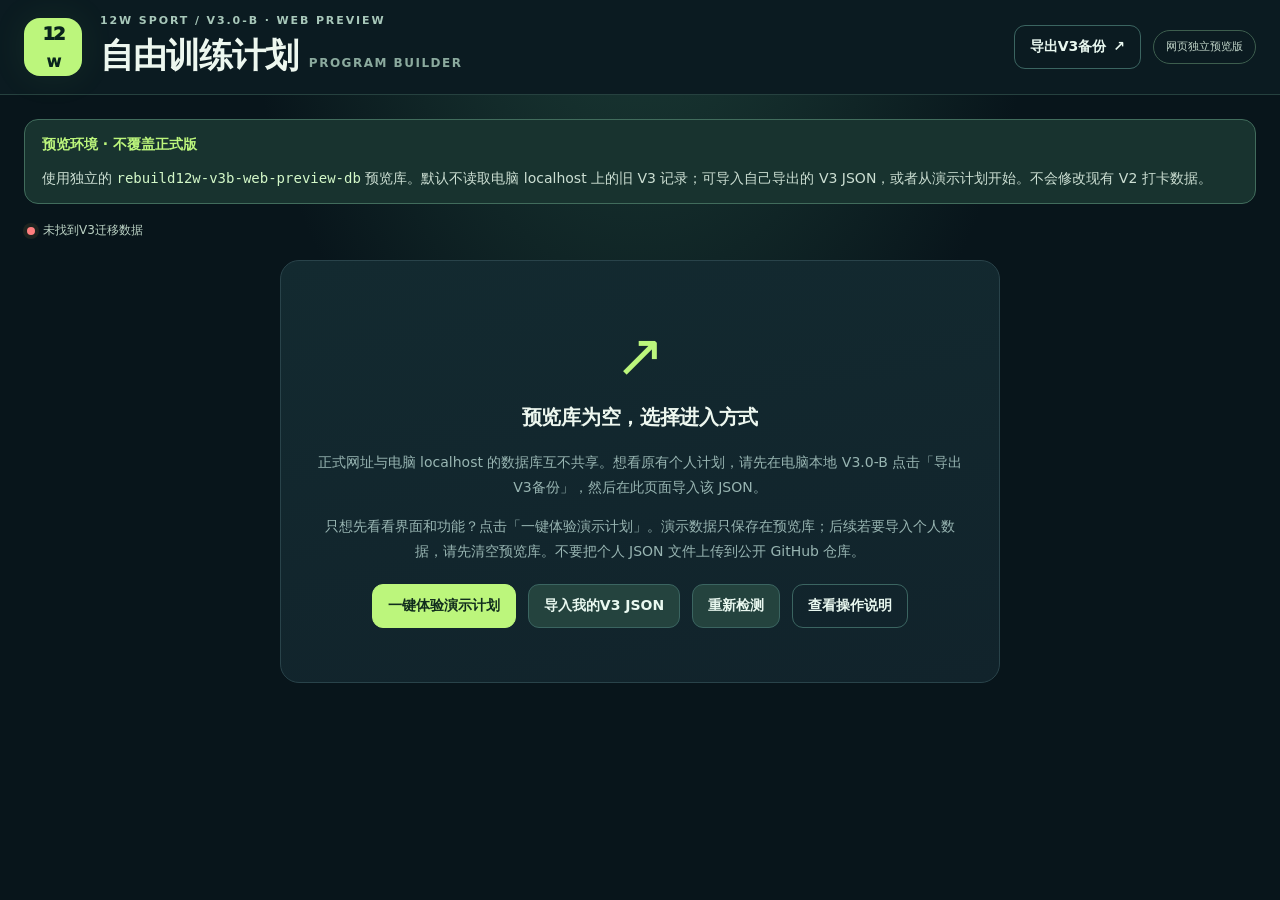
<file: v3b/index.html>
<!doctype html>
<html lang="zh-CN"><head>
<meta charset="UTF-8"><meta name="viewport" content="width=device-width,initial-scale=1,viewport-fit=cover">
<meta name="theme-color" content="#0a171d">
<title>12W SPORT · V3.0-B 自定义训练编辑器</title>
<link rel="stylesheet" href="./v3/program-editor.css">
</head><body>
<header class="app-header"><div class="container header-inner"><div class="brand-icon" aria-hidden="true">12<span>W</span></div><div class="brand-text"><div class="overline">12W SPORT / V3.0-B · WEB PREVIEW</div><h1>自由训练计划 <span>PROGRAM BUILDER</span></h1></div><div class="header-actions"><button class="btn btn-outline" id="header-export" data-act="export">导出V3备份 <span>↗</span></button><span class="dev-tag">网页独立预览版</span></div></div></header>
<main class="container app-main"><div class="notice top-notice"><strong>预览环境 · 不覆盖正式版</strong><span>使用独立的 <code>rebuild12w-v3b-web-preview-db</code> 预览库。默认不读取电脑 localhost 上的旧 V3 记录；可导入自己导出的 V3 JSON，或者从演示计划开始。不会修改现有 V2 打卡数据。</span></div>
<div class="status-row"><span class="status-dot" id="status-dot"></span><span id="save-status" role="status">正在连接 V3 数据库…</span><span id="revision-label" class="revision"></span></div>
<section id="loading" class="loading-screen"><div class="spinner"></div>正在读取本地 V3.0-A 迁移数据…</section>
<section id="empty" class="panel empty-panel" hidden><div class="empty-icon">↗</div><h2>预览库为空，选择进入方式</h2><p>正式网址与电脑 localhost 的数据库互不共享。想看原有个人计划，请先在电脑本地 V3.0-B 点击「导出V3备份」，然后在此页面导入该 JSON。</p><p>只想先看看界面和功能？点击「一键体验演示计划」。演示数据只保存在预览库；后续若要导入个人数据，请先清空预览库。不要把个人 JSON 文件上传到公开 GitHub 仓库。</p><button class="btn btn-primary" data-act="demo-start">一键体验演示计划</button><button class="btn btn-soft" data-act="open-import">导入我的V3 JSON</button><button class="btn btn-soft" data-act="reload">重新检测</button><a class="btn btn-outline" href="./preview-help.html">查看操作说明</a></section>
<div id="workspace" class="workspace" hidden>
 <aside class="sidebar panel"><div class="sidebar-head"><div><div class="overline lime">YOUR PROGRAMS</div><h2>我的计划库</h2></div><span class="counter" id="plan-count">0</span></div><div id="program-list" class="program-list"></div><button class="btn btn-primary full" data-act="new-plan">＋ 创建训练计划</button><div class="sidebar-help">支持同时保存多套2–6分化训练方案。<br>修改模板不会改写旧训练场次。</div></aside>
 <section class="editor"><div id="editor-main"></div></section>
</div>
</main>
<div id="toast" role="status" aria-live="polite" class="toast"></div>
<dialog id="plan-dialog" class="dialog"><form method="dialog" id="plan-form"><div class="modal-head"><div><div class="overline lime">NEW TRAINING PROGRAM</div><h2>新建训练计划</h2></div><button type="button" class="close" data-close="plan-dialog" aria-label="关闭">×</button></div><label class="field">计划名称<input name="name" required maxlength="60" value="我的训练计划" autocomplete="off"></label><label class="field">几分化<select name="split"><option value="2">2分化</option><option value="3">3分化</option><option value="4" selected>4分化</option><option value="5">5分化</option><option value="6">6分化</option></select></label><label class="field">初始方案<select name="mode"><option value="preset">预置动作模板（可自由修改）</option><option value="blank">完全空白，自由添加动作</option></select></label><p class="fineprint">计划可以随时复制、修改、归档。旧训练快照不会受到影响。</p><button class="btn btn-primary full" type="submit">创建并编辑 →</button></form></dialog>
<dialog id="exercise-dialog" class="dialog"><form method="dialog" id="exercise-form"><div class="modal-head"><div><div class="overline lime">CUSTOM EXERCISE</div><h2 id="exercise-dialog-title">创建自定义动作</h2></div><button type="button" class="close" data-close="exercise-dialog" aria-label="关闭">×</button></div><input type="hidden" name="editId"><label class="field">动作名称<input name="name" required maxlength="60" placeholder="例如：坐姿器械单臂划船" autocomplete="off"></label><div class="field-grid"><label class="field">训练肌群<select name="muscle"><option>胸部</option><option>背部</option><option>肩部</option><option>二头肌</option><option>三头肌</option><option>腿部</option><option>臀部</option><option>核心</option><option>小腿</option><option selected>其他</option></select></label><label class="field">计量单位<select name="unit"><option value="reps">次数</option><option value="seconds">秒数</option></select></label></div><label class="field">动作要点或备注<textarea name="description" rows="2" maxlength="300" placeholder="例如：身体稳定，动作控制，避免借力"></textarea></label><label class="field" id="video-field">B站动作教学链接（可选）<input name="videoUrl" type="url" placeholder="https://www.bilibili.com/video/BV..." autocomplete="off"></label><label class="checkrow" id="add-now-label"><input type="checkbox" name="addNow" checked> 创建后加入当前训练日</label><button class="btn btn-primary full" type="submit" id="exercise-submit">保存动作 →</button></form></dialog>
<dialog id="import-dialog" class="dialog"><div class="modal-head"><div><div class="overline lime">DATA SAFETY</div><h2>从V3备份恢复</h2></div><button type="button" class="close" data-close="import-dialog">×</button></div><p class="warn">首次导入时可初始化空白预览库；如果已经创建演示计划，只能恢复具有一致历史快照的V3备份。建议先导出当前预览数据；若需切换为你的原始本地备份，请先使用“清空预览数据”。不会修改 V2 正式站点的打卡记录。</p><input id="restore-file" type="file" accept="application/json,.json"><button class="btn btn-soft full" data-close="import-dialog">取消</button></dialog>
<script type="module" src="./v3/program-editor-app.mjs"></script>
</body></html>
</file>
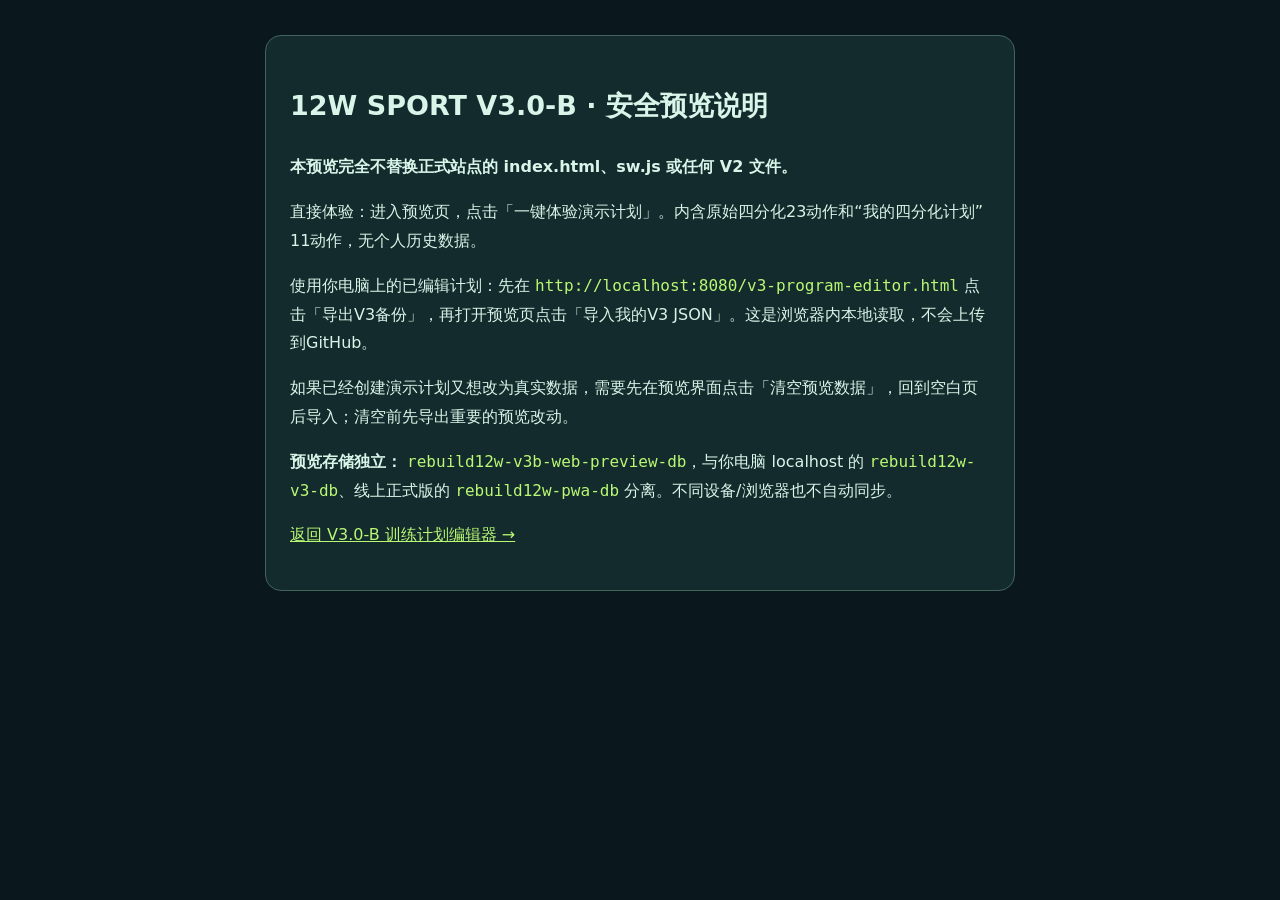
<file: v3b/preview-help.html>
<!doctype html><html lang="zh-CN"><meta charset="utf-8"><meta name="viewport" content="width=device-width,initial-scale=1"><title>V3-B 在线预览说明</title><style>body{font:16px/1.8 system-ui,Arial;background:#0a171d;color:#d9f4e8;max-width:750px;margin:35px auto;padding:0 20px}a{color:#b9f774}article{padding:24px;border:1px solid #42645d;border-radius:16px;background:#132b2c}code{color:#b9f774}h1{font-size:27px}</style><article><h1>12W SPORT V3.0-B · 安全预览说明</h1><p><strong>本预览完全不替换正式站点的 index.html、sw.js 或任何 V2 文件。</strong></p><p>直接体验：进入预览页，点击「一键体验演示计划」。内含原始四分化23动作和“我的四分化计划”11动作，无个人历史数据。</p><p>使用你电脑上的已编辑计划：先在 <code>http://localhost:8080/v3-program-editor.html</code> 点击「导出V3备份」，再打开预览页点击「导入我的V3 JSON」。这是浏览器内本地读取，不会上传到GitHub。</p><p>如果已经创建演示计划又想改为真实数据，需要先在预览界面点击「清空预览数据」，回到空白页后导入；清空前先导出重要的预览改动。</p><p><strong>预览存储独立：</strong> <code>rebuild12w-v3b-web-preview-db</code>，与你电脑 localhost 的 <code>rebuild12w-v3-db</code>、线上正式版的 <code>rebuild12w-pwa-db</code> 分离。不同设备/浏览器也不自动同步。</p><p><a href="./">返回 V3.0-B 训练计划编辑器 →</a></p></article></html>
</file>
<file: styles.css>
/* 12 WEEK GROWTH — mobile-first visual refresh. Works offline: no fonts, images or CDNs. */
:root{--bg:#f4f6f4;--surface:#fff;--ink:#19333a;--muted:#71898d;--line:#e7eeea;--teal:#147d74;--teal-2:#45ae9a;--deep:#173e46;--mint:#e6f5ee;--shadow:0 13px 32px rgba(20,55,51,.035);--r:20px}
body{background:var(--bg);-webkit-tap-highlight-color:transparent}
.panel{box-shadow:var(--shadow);border-color:#e8efed}
.main{max-width:1500px;padding-top:42px}
.sidebar{background:#143b42;box-shadow:7px 0 25px rgba(0,0,0,.035);padding-top:38px}
.logo-top{color:#8dccb8;display:flex;align-items:center;justify-content:space-between;gap:5px;letter-spacing:1.5px}
.mini-chip{font-size:9px;letter-spacing:0;color:#ccefe4;background:#27605d;border-radius:30px;padding:3px 7px}
.brand{font-size:27px;letter-spacing:-1.1px}.brand small{font-size:10px;letter-spacing:2.3px;margin-top:2px}
.sidebar .nav{margin-top:7px}.sidebar .nav-btn{font-size:13px;border-radius:13px;padding:13px 13px}
.sidebar .nav-btn.active{background:#dff3ea;color:#165a50}
.topline{margin-bottom:24px}.eyebrow{color:#278c79;font-size:11px;letter-spacing:1.4px}
.topline h1{letter-spacing:-1.1px;font-weight:850}.subhead{font-size:13px}
.hero{background:linear-gradient(115deg,#173d44 5%,#1e716c 100%);border-radius:23px;padding:29px 32px;box-shadow:0 14px 30px rgba(21,98,88,.13)}
.hero:before{width:440px;height:440px;right:-180px;top:-315px}
.hero h2{font-size:clamp(22px,2.5vw,29px);font-weight:800}.hero p{font-size:13px}.hero-tag{letter-spacing:1.5px}
.hero-num strong{font-variant-numeric:tabular-nums}
.metrics{gap:13px;margin-bottom:19px}.metric{padding:18px 20px;min-height:139px}.metric-value{font-size:29px;font-variant-numeric:tabular-nums}
.card-title{font-size:18px}.panel-inner{padding:22px}
.btn-primary{background:#177d72;border-color:#177d72}.btn-primary:hover{background:#0c655c}
.btn{transition:background .15s ease,transform .15s ease,border-color .15s ease}.btn:active{transform:scale(.985)}
.form-group input,.form-group textarea,.form-group select{border-radius:11px;min-height:45px;transition:border .16s ease;background:#fcfdfc}
.set-fields input{min-height:40px}.form-group textarea{min-height:94px}
.check{accent-color:#177d72}.check-card{border-radius:13px;transition:background .16s ease}.check-card:has(input:checked){background:#e9f8ef;border-color:#bbe2d2}
.bottom-nav{display:none}
.streak-bar{display:flex;align-items:center;gap:16px;background:#f0f8ed;border:1px solid #d9e9d3;border-radius:17px;padding:15px 18px;margin-bottom:18px}
.streak-emoji{background:#fff;color:#348774;width:42px;height:42px;display:grid;place-items:center;border-radius:13px;font-size:22px;flex:none}
.streak-bar>div{flex:1;min-width:0;display:flex;flex-direction:column}
.streak-bar b{font-size:15px}.streak-bar small{color:#668579;font-size:11px}
.streak-link{background:#fff;border:1px solid #d0e5d9;color:#237668;white-space:nowrap}
.day-finish{display:flex;align-items:center;justify-content:space-between;gap:16px;padding:21px 25px;margin-bottom:20px;background:#f0f7f4;border:1px solid #d0e5d9;border-radius:20px}
.day-finish.is-done{background:#e2f7eb;border-color:#a9dabc}
.finish-label{font-size:18px;font-weight:850;color:#1e6156}
.day-finish p{font-size:12px;margin:4px 0 0;color:#779189}.day-finish .btn{flex:none}
.cal-key{display:flex;flex-wrap:wrap;gap:17px;margin:0 0 17px;font-size:12px;color:#6e8585}
.cal-key span{display:flex;align-items:center;gap:7px}.cal-key i{display:inline-block;width:10px;height:10px;border-radius:3px;border:1px solid #e1ebe8}
.key-done{background:#20877b}.key-partial{background:#daf1e8}.key-blank{background:#fff}
.cal-grid{display:grid;grid-template-columns:repeat(3,minmax(0,1fr));gap:15px}
.cal-week{background:#fff;border:1px solid #e5edeb;border-radius:19px;padding:19px 17px 16px;min-width:0;box-shadow:var(--shadow)}
.cal-week-head{display:flex;align-items:center;justify-content:space-between;gap:7px;margin-bottom:16px}
.cal-week-head>div{display:flex;align-items:baseline;gap:9px;flex-wrap:wrap}
.cal-week-head b{font-size:17px;color:#183e43}.cal-week-head span{font-size:11px;color:#93a7a5}
.cal-week-head small{color:#31776a;font-size:11px;background:#e8f6ee;padding:4px 8px;border-radius:30px;white-space:nowrap}
.cal-days{display:grid;grid-template-columns:repeat(7,minmax(0,1fr));gap:5px}
.cal-day{border:1px solid #e6eeea;background:#f9fbf9;color:#456365;border-radius:10px;display:flex;align-items:center;flex-direction:column;justify-content:center;gap:2px;min-width:0;min-height:66px;padding:7px 1px;cursor:pointer;position:relative;transition:.15s}
.cal-day:hover{border-color:#80c6b5;transform:translateY(-1px)}
.cal-day-name{font-size:10px;color:#839c9b}
.cal-day strong{font-size:15px;font-weight:780;line-height:1.2;font-variant-numeric:tabular-nums}
.cal-day i{height:11px;font-size:11px;color:#3a957a;font-style:normal;line-height:11px}
.cal-day.is-complete{background:#238b7d;border-color:#238b7d;color:#fff}.cal-day.is-complete .cal-day-name,.cal-day.is-complete i{color:#e3fff5}
.cal-day.is-partial{background:#ebf8f1;border-color:#c7e9d8;color:#236e60}
.cal-day.is-today{outline:2px solid #edac74;outline-offset:1px}.cal-day.is-selected:not(.is-today){outline:2px solid #357a79;outline-offset:1px}
.more-grid{display:grid;grid-template-columns:repeat(2,minmax(0,1fr));gap:15px}
.more-tile{background:#fff;border:1px solid #e5eeeb;border-radius:19px;min-height:172px;text-align:left;padding:22px;display:flex;flex-direction:column;gap:8px;position:relative;color:var(--ink)}
.more-tile:hover{border-color:#88c7b5}.more-symbol{width:44px;height:44px;display:grid;place-items:center;border-radius:13px;background:#e6f5ed;color:#197b6a;font-size:22px}
.more-tile b{font-size:17px}.more-tile small{font-size:11px;color:#809798}.more-arrow{position:absolute;right:22px;top:23px;font-size:19px;color:#6a9b8c}
.install-card{margin-top:17px;border:1px solid #dbe6dc;background:#eaf2ec;border-radius:19px;padding:24px}
.install-card b{font-size:17px}.install-card p{font-size:13px;color:#64817c}.install-card .btn{margin-bottom:5px}
#content .section-grid[style*="grid-template-columns:repeat(3,1fr)"]{grid-template-columns:repeat(3,minmax(0,1fr))!important}
@media(max-width:1100px){.cal-grid{grid-template-columns:repeat(2,minmax(0,1fr))}}
@media(max-width:720px){
 html{scroll-padding-top:70px}
 body{background:#f5f7f4;padding-bottom:calc(80px + env(safe-area-inset-bottom, 0px))}
 .sidebar{position:relative;width:100%;min-height:0;padding:17px 18px 12px;border-radius:0 0 19px 19px;box-shadow:none}
 .sidebar .nav,.sidebar .date-caption,.sidebar .sidebar-bottom{display:none!important}
 .sidebar .logo-top{display:none}.brand{font-size:21px;margin:0;letter-spacing:-.45px;line-height:1.3}.brand small{display:inline;margin-left:10px;font-size:9px;letter-spacing:1px;vertical-align:3px}
 .main{padding:19px 15px 18px;max-width:600px}
 .topline{display:flex;flex-direction:column;align-items:stretch;gap:12px;margin-bottom:20px}
 .eyebrow{font-size:10px;letter-spacing:.85px}.topline h1{font-size:24px;line-height:1.25;margin:4px 0 0;letter-spacing:-.7px}.subhead{font-size:12px;margin:4px 0 0}
 .top-right{margin-top:0;display:flex;gap:7px;align-items:center;flex-wrap:nowrap}
 .date-field{min-width:0;flex:1;max-width:none;border-radius:11px;text-align:center;height:44px;padding:8px 5px;font-size:15px}
 .arrow{height:44px;width:41px;flex:none;font-size:21px}.top-right .btn-sm{flex:none;height:44px;padding:9px 12px}
 .hero{padding:23px 20px;border-radius:19px;margin-bottom:15px;box-shadow:0 10px 25px rgba(22,101,88,.12)}
 .hero-inner{gap:9px}.hero h2{font-size:22px;line-height:1.3;margin:8px 0}.hero p{font-size:12px;line-height:1.7}.hero-tag{font-size:9px;letter-spacing:1.2px}
 .hero-num{min-width:59px}.hero-num strong{font-size:36px}.hero-num span{font-size:10px}
 .metrics{grid-template-columns:repeat(2,minmax(0,1fr));gap:10px;margin-bottom:16px}.metric{padding:15px 15px 13px;min-height:121px;border-radius:16px}.metric-label{font-size:11px}.metric-value{font-size:26px;margin:9px 0 5px}.metric-value span{font-size:10px;margin-left:2px}.metric-hint{font-size:10px;line-height:1.4}
 .section-grid,.section-grid.equal{display:grid;grid-template-columns:minmax(0,1fr);gap:14px}
 .panel{border-radius:17px}.panel-inner{padding:17px}.card-title{font-size:16px}.card-sub{font-size:11px}.panel-heading{align-items:flex-start}.panel-heading .inline-link{white-space:nowrap;font-size:12px}
 .streak-bar{padding:12px 13px;margin-bottom:16px;gap:10px;border-radius:14px}.streak-emoji{width:39px;height:39px;font-size:21px}.streak-bar b{font-size:14px}.streak-bar small{font-size:10px}.streak-link{font-size:11px;padding:7px 9px}
 .day-finish{align-items:stretch;flex-direction:column;gap:14px;padding:17px 17px 18px;border-radius:16px;margin-bottom:16px}.finish-label{font-size:17px}.day-finish .btn{width:100%;height:47px}
 .form-grid{grid-template-columns:repeat(2,minmax(0,1fr));gap:11px}.form-group.wide{grid-column:span 2}.form-group label{font-size:11px}.form-group input,.form-group textarea,.form-group select{font-size:16px!important;min-height:48px;padding:10px 11px;border-radius:10px}
 .check-grid{grid-template-columns:1fr}.check-card{min-height:55px;padding:11px 12px}.check-card span{font-size:13px}.check-card small{font-size:10px}.list-row{gap:11px}.row-name{font-size:13px}.row-hint{font-size:10px}
 .sets-grid{grid-template-columns:repeat(2,minmax(0,1fr));gap:9px}.set{padding:9px;border-radius:11px}.set-fields{grid-template-columns:1fr 1fr;gap:6px}.set-fields input{font-size:16px!important;padding:5px 6px;min-height:39px}.exercise-head{padding:12px 13px}.exercise-table{padding:11px}.exercise-footer{flex-wrap:wrap}.exercise-footer input{font-size:16px!important;min-height:35px}.exercise-title{font-size:13px}.exercise-target{font-size:10px}
 .learn-list{grid-template-columns:repeat(2,minmax(0,1fr))}.learn-week{padding:13px;min-height:124px}.learning-feature{grid-template-columns:66px 1fr;gap:12px;padding:13px}.learning-feature .week-tile{font-size:22px;padding:14px 4px}.learning-feature b{font-size:13px}.learning-feature .small-muted{font-size:11px}
 .cal-grid{grid-template-columns:minmax(0,1fr);gap:12px}.cal-week{padding:15px 13px 14px;border-radius:16px}.cal-week-head{margin-bottom:12px}.cal-day{min-height:60px;border-radius:9px}.cal-days{gap:5px}.cal-day strong{font-size:15px}
 .more-grid{grid-template-columns:1fr 1fr;gap:10px}.more-tile{padding:15px;min-height:160px;border-radius:15px;gap:7px}.more-symbol{width:37px;height:37px;font-size:18px;border-radius:11px}.more-tile b{font-size:14px}.more-tile small{font-size:10px}.more-arrow{top:12px;right:13px}.install-card{padding:17px;border-radius:15px}
 .table-wrap{overflow-x:auto}.table-wrap table{min-width:650px}.chart{height:175px}
 #content .section-grid[style*="grid-template-columns:repeat(3,1fr)"]{grid-template-columns:1fr!important}
 .bottom-nav{position:fixed;bottom:0;left:0;right:0;z-index:70;display:grid;grid-template-columns:repeat(5,minmax(0,1fr));padding:8px max(8px,env(safe-area-inset-left)) calc(7px + env(safe-area-inset-bottom, 0px)) max(8px,env(safe-area-inset-right));gap:3px;background:rgba(255,255,255,.96);backdrop-filter:blur(14px);-webkit-backdrop-filter:blur(14px);border-top:1px solid #e5eee9;box-shadow:0 -8px 35px rgba(24,72,61,.04)}
 .dock-btn{display:flex;flex-direction:column;gap:2px;align-items:center;justify-content:center;border:0;background:transparent;border-radius:13px;padding:5px 3px;color:#80979a;font-size:10px;font-weight:700;min-height:50px}
 .dock-btn .dock-icon{display:grid;place-items:center;font-size:23px;line-height:1.1;height:26px;font-weight:650;letter-spacing:0}
 .dock-btn.active{background:#e8f5ed;color:#19776b}.dock-btn:active{background:#d9f1e8}
 .footer{margin-bottom:12px}.toast{bottom:calc(88px + env(safe-area-inset-bottom, 0px));left:50%;right:auto;transform:translate(-50%,12px);text-align:center;max-width:calc(100vw - 28px);white-space:nowrap}.toast.show{transform:translate(-50%,0)}
}
@media(max-width:365px){.main{padding:17px 11px}.hero{padding:19px 15px}.hero h2{font-size:20px}.metric{padding:13px 10px}.metric-value{font-size:23px}.form-grid{gap:8px}.form-group label{font-size:10px}.cal-days{gap:3px}.cal-day{min-height:54px}.cal-day strong{font-size:14px}.learn-list{grid-template-columns:1fr}}
@media(prefers-reduced-motion:reduce){*,*:before,*:after{scroll-behavior:auto!important;transition:none!important;animation:none!important}}
@media print{.bottom-nav{display:none!important}}
</file>
<file: sport.css>
/* 12W SPORT — mobile-first premium sports UI refresh. No remote fonts/assets. */
:root{--bg:#09151b;--surface:#14232a;--ink:#eaf4f1;--muted:#8fa5a7;--line:#2a4045;--teal:#b8f474;--teal-2:#75dfbc;--deep:#0a151b;--mint:#1c3834;--soft:#13252c;--orange:#e6b070;--shadow:0 20px 42px rgba(0,0,0,.14);--r:22px}
html{background:#09151b;scroll-behavior:smooth}
body{background:var(--bg);color:var(--ink);font-family:Inter,"SF Pro Display",-apple-system,BlinkMacSystemFont,"Segoe UI","PingFang SC","Microsoft YaHei",sans-serif;font-size:14px;letter-spacing:.005em}
::selection{background:#b8f474;color:#081817}
.icon-sprite{position:absolute;width:0;height:0;overflow:hidden}
.ui-icon{width:20px;height:20px;display:inline-block;vertical-align:middle;fill:none;stroke:currentColor;stroke-width:1.8;stroke-linejoin:round;stroke-linecap:round;flex:none}
.icon-big{width:44px;height:44px;color:#b8f474;stroke-width:1.3}
.shell{background:radial-gradient(ellipse at 80% -28%,rgba(70,140,112,.12),transparent 56%),#09151b}
.sidebar{background:#0d1d24;border-right:1px solid #24393f;box-shadow:none}
.logo-top{color:#90b8ae;letter-spacing:1.1px}
.mini-chip{background:#183a35;color:#c9edca}
.brand{font-size:27px!important;font-style:italic;letter-spacing:-1.3px!important;line-height:1.15}
.brand-accent{color:#b8f474}
.brand small{font-style:normal;letter-spacing:2px!important;color:#7ba7a3!important;margin-top:9px!important}
.date-caption{color:#799b9b}
.nav-btn{color:#9db3b6!important;background:transparent!important;transition:background .18s,color .18s}
.nav-btn:hover{color:#eaffeb!important;background:#1a3236!important}
.nav-btn.active{background:#b8f474!important;color:#102321!important}
.nav-icon{width:23px!important;display:flex;align-items:center;justify-content:center;font-size:20px!important}
.sidebar-bottom{border-top:1px solid #2a3c42;color:#abc4ba}
.sidebar-bottom strong{color:#b8f474}
.side-bar{background:#294d46}
.side-bar div{background:#b8f474}
.main{max-width:1540px;padding-top:42px}
.eyebrow{color:#a2dba9;letter-spacing:1.8px}
.topline h1{color:#f4fbf8;font-weight:850;font-size:clamp(27px,2.7vw,38px);letter-spacing:-1.5px}
.subhead{color:#89a4a5}
.date-field,.arrow,.btn,.pill-btn{border:1px solid #355056;background:#192d34;color:#d9ece5;border-radius:14px}
.arrow:hover,.btn:hover{border-color:#8baea1;background:#203841}
.btn-primary{background:#b8f474!important;color:#102019!important;border-color:#b8f474!important;font-weight:800}
.btn-primary:hover{background:#d0ff94!important;border-color:#d0ff94!important;color:#0c2115!important}
.btn-danger{color:#f19b9b;border-color:#7f4343;background:#362328}
.btn-ghost{background:transparent!important;color:#b6cfc6!important;border:1px solid #375055!important}
.panel,.metric{background:#13232b;border:1px solid #273e43;box-shadow:none;color:var(--ink)}
.panel-inner{padding:25px}
.panel-heading{margin-bottom:18px}
.card-title{font-size:18px;color:#ecf6f3;letter-spacing:-.5px}
.card-sub,.small-muted{color:#8fa4a6}
.hero{background:linear-gradient(115deg,#183837 2%,#11302f 46%,#0a252c 100%);border:1px solid #315b4d;border-radius:25px;box-shadow:0 16px 32px #040d1040}
.hero:before{border-color:#80e0a830;box-shadow:0 0 0 58px #b7f47406,0 0 0 116px #b7f47405}
.hero-tag{color:#b8f474;letter-spacing:1.8px}
.hero h2{color:#fff;font-weight:850;letter-spacing:-.7px}
.hero p{color:#bad4cc}
.hero-num strong{color:#c7f598;font-weight:900}
.hero-num span{color:#aacac3}
.metrics{gap:13px}
.metric{background:linear-gradient(135deg,#152930,#112127);border-color:#2a4046;min-height:143px}
.metric-label{color:#9eb6b6}
.metric-value{color:#f6fffc;font-size:30px}
.metric-value span{color:#a3c6af}
.metric-hint{color:#809a9d}
.pill{background:#1c3931;color:#c0f38c}
.pill.gray{background:#24353c;color:#acc0c1}
.pill.amber{background:#4b3928;color:#f2c687}
.divider{background:#2b4145}
.list-row{border-color:#283d41}
.row-name,.row-hint{color:#eaf4f0}
.row-hint{color:#849fa1!important}
.check{accent-color:#a7e768}
.weekday{background:#1a3338!important;border:1px solid #2b4a4c!important}
.weekday.today{border-color:#b8f474!important;background:#284039!important}
.weekday b{color:#e2f4ea}.weekday small{color:#9cb8b4}
.weekday .dot{background:#355857}.weekday .dot.on{background:#b8f474}
.progress-track{background:#304647}
.progress-track>div{background:linear-gradient(90deg,#83dba4,#bef47b)}
.notice{background:#17332e;border-color:#8adbb0;color:#bbdacf}
.notice.warning{background:#3f3026;border-color:#edb375;color:#f0cfb0}
.form-group label{color:#b5cfc7}
.form-group input,.form-group textarea,.form-group select,.date-field{background:#0e1d24;color:#edf8f1;border:1px solid #335059;border-radius:12px;min-height:43px}
.form-group input::placeholder,.form-group textarea::placeholder{color:#668488}
.form-group input:focus,.form-group textarea:focus,.form-group select:focus{border-color:#b8f474;box-shadow:0 0 0 2px #b8f47422}
.form-group .unit:after{color:#8daaa8}
.check-card{background:#122a2d;border-color:#294449}
.check-card:has(input:checked){background:#234136;border-color:#69a67f}
.check-card span{color:#ecf8f0}
.check-card small{color:#9db8b4}
.learn-week{background:#152b30;border-color:#335056;color:#ebf7f4}
.learn-week.active{background:#244536;border-color:#9de67b}
.learn-week.done{border-color:#619b81}
.learn-week h3{color:#f1f9f6}.learn-week p{color:#92acaa}
.learn-week .wk{color:#b8f474}
.learning-feature{background:#1b3837}
.learning-feature .week-tile{background:#b8f474;color:#11251f}
.learning-feature .week-tile small{color:#325a3c}
.goal-area{background:#13272b;border-color:#294a49}
.table-wrap{border-color:#30474b}
table{background:#10232b;color:#d8ede8}th{background:#24453f;color:#c9f3d3}td{border-color:#2b4447}
tbody tr:nth-child(even){background:#173035}
.chart{background:transparent}
.legend{color:#afc7bb}.legend:before{background:#b8f474}
.backup-card{background:#13272c;border-color:#304b4c}
.backup-card h3{color:#e8f5ed}.backup-card p{color:#97b2b1}
.hintline{color:#a9c5c1}.hintline:before{border-color:#55786f;color:#b8f474}
.empty{border-color:#3a5356;color:#8ca7a5}
.workout-summary{background:#1e382f;color:#c8e8d0}
.workout-summary b{color:#c1eea2}
.exercise{background:#12242c;border-color:#31494b}
.exercise-head{background:#1b3637}.exercise-target{color:#afcbc4}.exercise-title{color:#f4f8f4}
.set{background:#112830;border-color:#39504f}.set.completed{border-color:#a6e57f;background:#253d30}
.set-fields label{color:#8fa8a5}.set-fields input,.exercise-footer input{background:#0b1d22;color:#eaf5f0;border-color:#385556}
.status-line{color:#b8f474}
.score-box b{color:#f1f9f6}.donut{background:conic-gradient(#b8f474 var(--p),#2c4342 0)}.donut>div{background:#14262c}.donut strong{color:#e4f9df}.donut small{color:#acc4b9}
.footer{color:#6d8d8c;letter-spacing:1.2px}
.toast{background:#bbf079;color:#153128;box-shadow:0 12px 27px #0006;font-weight:700}
.streak-bar{background:linear-gradient(100deg,#23432f,#153530)!important;border:1px solid #5b956e!important;color:#eafadd!important}
.streak-bar b{color:#e9fbd7}.streak-bar small{color:#a4c9b0}.streak-link{background:#b8f474!important;color:#132d25!important;border:0!important}
.day-finish{background:#1b3430!important;border:1px solid #416f54!important;color:#e7f7ee!important}
.day-finish.is-done{background:#284a36!important;border-color:#a4da86!important}
.day-finish p{color:#9bb7ab!important}
.finish-label{color:#eaf7dd!important}
.cal-week{background:#122930!important;border-color:#304b4d!important}
.cal-week-head b{color:#eaf6f4!important}.cal-week-head span,.cal-week-head small{color:#9bbab6!important}
.cal-day{background:#172f34!important;color:#c8dfda!important;border-color:#30494c!important}
.cal-day.is-selected{border-color:#c4f481!important;box-shadow:0 0 0 1px #c4f48180 inset!important}
.cal-day.is-today{outline-color:#8bddb0!important}
.cal-day.is-complete{background:#315337!important;border-color:#80c981!important;color:#eaffd3!important}
.cal-day.is-partial{background:#24423f!important;border-color:#4f8f85!important}
.cal-key{color:#9fc0b4}
.more-tile{background:#152c32!important;border-color:#2e5051!important;color:#e5f5f0!important}
.more-tile small{color:#9cb8b3!important}.more-tile .more-arrow,.more-symbol{color:#b8f474!important}
.install-card{background:#1e3430!important;border:1px solid #3c6853!important;color:#d9f5e1!important}
.install-card p{color:#abcbbc!important}
/* --- Training UI --- */
.workout-hero{min-height:205px;background:radial-gradient(circle at 85% 65%,rgba(183,244,116,.11),transparent 43%),linear-gradient(120deg,#203f36,#11302f 58%,#0b252b)}
.workout-hero h2{font-size:clamp(28px,3.3vw,40px);letter-spacing:-1px;text-transform:uppercase}
.hero-title-sep{color:#a1c5ab;font-weight:400;margin:0 4px}
.workout-hero .hero-num strong{font-size:72px;line-height:1;color:#b8f474;font-style:italic}
.workout-hero .hero-num span{font-weight:800;letter-spacing:3px}
.workout-hero-progress{display:flex;align-items:center;gap:18px;font-size:12px;color:#d5f0d1;margin-top:22px}
.workout-track{height:7px;border-radius:20px;background:#ffffff20;overflow:hidden;width:190px}
.workout-track i{height:100%;background:#b8f474;display:block;border-radius:20px;transition:width .25s}
.rest-workout{background:linear-gradient(115deg,#193336,#15343b)}
.training-head{margin-bottom:23px;padding-bottom:18px}
.program-switch{display:grid;grid-template-columns:repeat(4,minmax(0,1fr));gap:10px}
.program-chip{background:#0f2329;color:#b5cbc5;border:1px solid #335354;border-radius:14px;padding:12px 12px 13px;text-align:left;min-width:0;transition:all .18s}
.program-chip:hover{border-color:#a5d68b;background:#19362f}
.program-chip.selected{background:#b8f474;border-color:#b8f474;color:#0f261a;box-shadow:0 0 0 1px #b8f47433}
.program-chip span{font-size:10px;display:block;letter-spacing:1.6px;font-weight:900;opacity:.8}
.program-chip strong{font-size:14px;display:block;margin-top:3px;white-space:nowrap;overflow:hidden;text-overflow:ellipsis}
.training-note{margin:14px 2px 0}
.training-quick-actions{margin-top:14px}.program-heading{font-size:13px;color:#c0dacd;margin-bottom:10px}
.exercise-collection-head{display:flex;align-items:end;justify-content:space-between;gap:12px;margin:30px 0 15px}
.exercise-collection-head>div>span{color:#b8f474;font-size:10px;letter-spacing:2.2px;font-weight:800}
.exercise-collection-head h2{color:#f6faf7;margin:4px 0 0;font-size:22px;font-weight:850;letter-spacing:-1px}
.exercise-collection-head h2 small{color:#8cb6ab;font-size:12px;font-weight:500;margin-left:8px}
.bilibili-brand{color:#a9c3bd;font-size:12px;display:flex;align-items:center;gap:6px}
.bilibili-brand .ui-icon{width:17px;height:17px;color:#b8f474}
.pro-exercises{display:grid;grid-template-columns:repeat(2,minmax(0,1fr));gap:18px;margin-bottom:25px}
.pro-exercise{min-width:0;overflow:hidden;border:1px solid #2d474a;border-radius:21px;background:#12262d;box-shadow:0 14px 30px #00000020}
.exercise-cover{height:217px;display:block;position:relative;overflow:hidden;background:#182f32;color:#e8f8e8}
.exercise-cover img{width:100%;height:100%;display:block;object-fit:cover;transition:transform .35s ease,filter .35s ease}
.exercise-cover:hover img{transform:scale(1.035);filter:brightness(1.07)}
.exercise-cover:after{content:"";position:absolute;inset:0;background:linear-gradient(0deg,#07151abe,transparent 54%);pointer-events:none}
.exercise-cover-top,.exercise-cover-bottom{position:absolute;z-index:1;font-weight:750}
.exercise-cover-top{left:16px;top:15px;font-size:10px;letter-spacing:1.1px;padding:6px 10px;background:#092222d9;color:#d5f3ca;border:1px solid #548470;border-radius:99px}
.exercise-cover-bottom{left:18px;bottom:17px;color:#f2fff1;font-size:13px}
.exercise-cover-play{width:55px;height:55px;border-radius:50%;background:#b8f474;color:#133024;position:absolute;z-index:2;top:50%;left:50%;transform:translate(-50%,-50%);display:grid;place-items:center;box-shadow:0 9px 29px #0008;transition:transform .2s}
.exercise-cover-play .ui-icon{width:25px;height:25px}
.exercise-cover:hover .exercise-cover-play{transform:translate(-50%,-50%) scale(1.1)}
.exercise-body{padding:20px 20px 22px}
.exercise-index{display:flex;justify-content:space-between;gap:8px;align-items:center;color:#94bbaa;font-size:11px;letter-spacing:1.5px;font-weight:800}
.set-status{font-size:10px;white-space:nowrap;background:#223d39;padding:5px 9px;border:1px solid #39594a;border-radius:99px;color:#b9e6b4}
.exercise-name-row{display:flex;align-items:flex-start;justify-content:space-between;gap:10px;margin:8px 0 4px}
.exercise-name-row h3{font-size:21px;font-weight:850;letter-spacing:-.45px;margin:0;color:#f4fffa}
.english-name{font-size:10px;letter-spacing:1.1px;color:#8cafaa;margin:4px 0}
.target-badge{background:#b8f474;color:#102719;white-space:nowrap;padding:5px 8px;border-radius:8px;font-size:12px;font-weight:850;margin-top:2px}
.muscle-line{font-size:12px;color:#acc6be;margin:12px 0}
.exercise-actions{display:flex;gap:8px;margin:15px 0}
.vid-button,.edit-video-btn{display:inline-flex;justify-content:center;align-items:center;gap:6px;border:1px solid #3e5a58;border-radius:12px;padding:10px 12px;min-height:41px;font-size:12px;font-weight:780;text-decoration:none;white-space:nowrap}
.vid-button{background:#b8f474;color:#0d2519;border-color:#b8f474;flex:1}
.edit-video-btn{background:#1b3439;color:#d0e7df;cursor:pointer}
.vid-button .ui-icon,.edit-video-btn .ui-icon{width:17px;height:17px}
.vid-button:hover{color:#0d2519;background:#ceff91}.edit-video-btn:hover{background:#264147}
.motion-guide{margin:13px 0 19px;border:1px solid #304b4a;background:#152e30;border-radius:13px;overflow:hidden}
.motion-guide summary{cursor:pointer;list-style:none;padding:11px 13px;color:#bce9a2;font-weight:740;font-size:12px;display:flex;justify-content:space-between;align-items:center}
.motion-guide summary::-webkit-details-marker{display:none}
.motion-guide[open] summary span{transform:rotate(180deg)}
.motion-guide ul{padding:0 15px 0 29px;color:#cadcd3;margin:5px 0 9px;font-size:12px;line-height:1.85}
.avoid-note{color:#dfb98d;border-top:1px solid #38524c;margin:9px 13px 12px;padding-top:9px;font-size:12px}
.sets-header{display:flex;align-items:center;justify-content:space-between;gap:8px;margin:16px 0 9px;color:#c5e2ca;font-size:11px;letter-spacing:.5px;font-weight:760}
.sets-header span:last-child{color:#87a7a4;font-size:10px;font-weight:500}
.sets-pro{display:grid;gap:7px}
.new-set-row{display:grid;grid-template-columns:36px minmax(0,1fr) minmax(0,1fr) 54px;gap:8px;align-items:center;padding:9px 10px;border:1px solid #334b4e;background:#0d2027;border-radius:13px;min-width:0;transition:background .16s}
.new-set-row.is-done{background:#223d32;border-color:#71a670}
.set-number{font-size:14px;color:#83b4a1;font-weight:850;text-align:center}
.mini-input{display:block;min-width:0}
.mini-input span{display:block;margin-bottom:3px;font-size:10px;color:#82a3a3}
.mini-input input{font-size:16px;color:#f2fff9;font-weight:780;padding:7px 10px;width:100%;min-width:0;height:37px;box-sizing:border-box;border-radius:9px;border:1px solid #375156;background:#172e35;text-align:center}
.mini-input input::placeholder{color:#637f80}
.mini-input input:focus{border-color:#b8f474;outline:none}
.set-finish{display:flex;flex-direction:column;align-items:center;justify-content:center;gap:4px;cursor:pointer;color:#809f9f;font-size:10px}
.set-finish input{position:absolute;opacity:0;width:1px;height:1px}
.set-finish>span{width:31px;height:31px;border-radius:9px;border:1.5px solid #526f6b;background:#1a3639;color:#658a86;display:grid;place-items:center;font-size:16px;font-weight:900}
.set-finish input:checked+span{background:#b8f474;border-color:#b8f474;color:#16301b}
.set-finish input:focus-visible+span{outline:2px solid #b8f474;outline-offset:2px}
.set-finish small{font-size:10px}
.exercise-bottom{display:flex;align-items:center;gap:14px;flex-wrap:wrap;border-top:1px solid #30464b;margin-top:14px;padding-top:12px;font-size:11px;color:#98b1af}
.exercise-bottom label{display:flex;align-items:center;gap:8px;font-weight:750;color:#b8d0c7}
.exercise-bottom input{width:59px;border:1px solid #43605e;background:#0d2229;border-radius:9px;padding:6px 8px;color:#e6f9f0;text-align:center;font-size:16px}
.session-end{margin-top:25px;margin-bottom:36px}
.session-end .form-grid{margin:22px 0}
.finish-training{display:block;margin-top:18px;width:100%;padding:15px}
/* Video editor dialog */
.video-dialog{color:#e9f7f0;border:1px solid #45675c;background:linear-gradient(145deg,#1b3834,#101e27);width:min(520px,calc(100vw - 24px));max-height:calc(100dvh - 40px);overflow-y:auto;border-radius:24px;box-shadow:0 30px 80px #000c;padding:25px}
.video-dialog::backdrop{background:#061016d9;backdrop-filter:blur(5px)}
.video-dialog-bar{display:flex;justify-content:space-between;align-items:start;gap:12px;margin-bottom:16px}
.video-dialog-bar small{color:#b8f474;letter-spacing:1.4px;font-size:10px;font-weight:800}
.video-dialog h2{font-size:21px;margin:5px 0 0;letter-spacing:-.5px}
.video-close{background:#294643;border:0;color:#d8eadd;border-radius:10px;width:34px;height:34px;font-size:25px;cursor:pointer}
.video-dialog-note,.video-dialog-hint{color:#a6c1b6;font-size:12px;line-height:1.8;margin-bottom:21px}
.video-dialog .form-group{margin:15px 0}
.video-dialog .form-group input{font-size:16px;line-height:1.3}
.video-dialog-actions{display:flex;justify-content:space-between;gap:12px;margin-top:18px}
.video-dialog-actions .btn{flex:1}
/* visuals and bottom nav */
.bottom-nav{background:#0e2027f7!important;border-top:1px solid #3a5856!important;box-shadow:0 -10px 35px #0005;backdrop-filter:blur(20px)}
.dock-btn{color:#91aaaa!important}
.dock-btn.active{background:#b8f474!important;color:#112818!important}
.dock-btn .nav-icon{width:auto!important}
.dock-btn .ui-icon{width:22px;height:22px}
.dock-btn.active .ui-icon{stroke-width:2.25}
/* responsive tuning */
@media(min-width:1180px){.pro-exercises{grid-template-columns:repeat(2,minmax(0,1fr))}}
@media(max-width:1199px){.pro-exercises{grid-template-columns:1fr 1fr}}
@media(max-width:940px){.pro-exercises{grid-template-columns:1fr}.exercise-cover{height:230px}}
@media(max-width:720px){
 body{font-size:14px}.main{padding:19px 14px calc(112px + env(safe-area-inset-bottom,0px))}
 .sidebar{padding:12px 14px 10px;background:#0c1d23;border-bottom:1px solid #234246}
 .sidebar .brand{font-size:20px!important;margin:1px 0}.sidebar .brand small{display:none}
 .sidebar .nav{display:none!important}
 .topline{margin-bottom:17px}.topline h1{font-size:26px;margin:5px 0 7px}
 .top-right{gap:7px;margin-top:15px}.date-field{max-width:150px;font-size:14px}
 .hero{padding:20px 19px;border-radius:22px}.hero h2{font-size:23px}
 .metric{min-height:119px}.metric-value{font-size:27px}
 .panel-inner{padding:17px}.card-title{font-size:17px}
 .workout-hero h2{font-size:26px;line-height:1.32}.workout-hero .hero-num strong{font-size:46px}
 .workout-hero-progress{flex-wrap:wrap;gap:9px;margin-top:12px}.workout-track{width:150px}
 .program-switch{grid-template-columns:repeat(2,minmax(0,1fr))}
 .pro-exercises{grid-template-columns:1fr;gap:15px}
 .exercise-cover{height:auto;aspect-ratio:760/424}
 .exercise-body{padding:17px 14px 18px}
 .exercise-name-row h3{font-size:20px}
 .exercise-actions{gap:7px}.vid-button,.edit-video-btn{padding:10px 9px}
 .exercise-collection-head h2{font-size:21px}
 .new-set-row{grid-template-columns:30px minmax(0,1fr) minmax(0,1fr) 44px;gap:6px;padding:8px 6px}
 .set-number{font-size:12px}.set-finish>span{width:29px;height:29px}
 .mini-input input{padding:6px 4px}
 .video-dialog{padding:20px 17px}
}
@media(max-width:359px){.workout-hero .hero-num{display:none}.exercise-name-row h3{font-size:18px}.target-badge{font-size:10px}.exercise-index{font-size:10px}.exercise-actions{flex-wrap:wrap}.vid-button,.edit-video-btn{flex:1}.new-set-row{grid-template-columns:26px minmax(0,1fr) minmax(0,1fr) 42px}.sets-header span:last-child{display:none}}
@media(prefers-reduced-motion:reduce){.exercise-cover img,.exercise-cover-play{transition:none!important}}
</file>
<file: v3-addon.css>
/* V3 additions only. V2 sport.css remains the design system and all V2 Bilibili panels are reused. */
.v3-switchbar{display:flex;justify-content:space-between;align-items:center;gap:18px;border:1px solid #426653;border-radius:20px;background:linear-gradient(110deg,#17332e,#1b3839 65%,#17262c);padding:19px 23px;margin:0 0 20px;box-shadow:0 16px 36px #0002}
.v3-switch-name{display:grid;gap:3px;min-width:0}.v3-switch-name span,.v3-overline{font-size:10px;color:#b8f474;letter-spacing:1.6px;font-weight:800}.v3-switch-name strong{font-size:20px;color:#f4fff5;line-height:1.35}.v3-switch-name small{font-size:11px;color:#a9c4b9}.v3-switch-actions{display:flex;gap:9px;flex-wrap:wrap;justify-content:end}.v3-switch-actions .btn{white-space:nowrap}
.v3-return-row{display:flex;gap:9px;flex-wrap:wrap;align-items:center;margin:4px 0 20px}.v3-plans-layout{display:grid;grid-template-columns:minmax(235px,.34fr) minmax(0,1fr);gap:17px;align-items:start}.v3-plans-layout>div{min-width:0;display:grid;gap:16px}.v3-panel{background:#10242b!important;border:1px solid #2b4846!important;color:#e4f6e9}.v3-panel .card-title{color:#f3faf4}.v3-panel .card-sub{color:#9bb9b1}.v3-panel .panel-heading{margin-bottom:16px}
.v3-create-form{display:grid;gap:11px}.v3-create-form label,.v3-rename-row label,.v3-day-settings label,.v3-edit-fields label,.v3-custom-action label{display:grid;gap:5px;color:#b3ccbd;font-size:11px;font-weight:700}.v3-create-form input,.v3-create-form select,.v3-rename-row input,.v3-rename-row select,.v3-day-settings input,.v3-day-settings select,.v3-edit-fields input,.v3-custom-action input,.v3-custom-action select,.v3-catalog input{min-width:0;width:100%;border:1px solid #365650;color:#effaf3;background:#0c2025;border-radius:11px;padding:10px 11px;font-size:14px;outline:none}.v3-create-form input:focus,.v3-rename-row input:focus,.v3-day-settings input:focus,.v3-edit-fields input:focus{border-color:#a4de75}.v3-plan-list{display:grid;gap:8px;margin-top:15px}.v3-plan-choice{display:grid;text-align:left;gap:5px;min-width:0;color:#e4f7e8;background:#142d32;border:1px solid #355651;padding:12px 14px;border-radius:13px;cursor:pointer}.v3-plan-choice strong{overflow-wrap:anywhere;font-size:13px}.v3-plan-choice small{font-size:11px;color:#98b1a7}.v3-plan-choice.is-selected{border-color:#b8f474;background:#1c3936}.v3-plan-choice:hover{border-color:#6eab81}
.v3-titlebar{display:flex;justify-content:space-between;align-items:start;gap:14px}.v3-titlebar h2{font-size:23px;line-height:1.35;color:#f4fff4;margin:5px 0 7px}.v3-titlebar p{font-size:11px;color:#9db7ad;margin:0}.v3-title-actions{display:flex;gap:7px;flex-wrap:wrap;justify-content:flex-end}.v3-title-actions .btn{font-size:11px;white-space:nowrap}.v3-rename-row{display:grid;grid-template-columns:minmax(0,1.5fr) minmax(100px,.5fr);gap:13px;margin:22px 0}.v3-day-tabs{display:flex;gap:8px;overflow-x:auto;padding:5px 0 13px}.v3-day-tab{flex:1;min-width:98px;display:grid;gap:4px;text-align:left;border:1px solid #385552;background:#152e32;color:#b8d6c2;border-radius:13px;font-size:11px;font-weight:800;padding:13px;cursor:pointer}.v3-day-tab small{color:#d7ead9;font-size:12px;font-weight:600}.v3-day-tab.on{background:#b8f474;border-color:#b8f474;color:#133027}.v3-day-tab.on small{color:#1d3328}.v3-day-settings{display:grid;grid-template-columns:1fr 1.1fr .8fr;gap:11px;margin:8px 0 20px}
.v3-two-column{display:grid;grid-template-columns:1fr minmax(210px,.8fr);gap:17px}.v3-subtitle{color:#e9f7ea;font-size:16px;margin:0 0 14px}.v3-subtitle small{font-size:11px;color:#97baa7}.v3-editor-exercises{display:grid;gap:10px}.v3-edit-exercise{border:1px solid #33504d;background:#172d32;border-radius:13px;padding:13px}.v3-exercise-head{display:flex;justify-content:space-between;gap:10px;align-items:center}.v3-exercise-head>div:first-child{display:flex;align-items:center;flex-wrap:wrap;gap:7px}.v3-exercise-head strong{color:#f5fff5;font-size:13px}.v3-exercise-head small{color:#a1baad;font-size:10px}.v3-num{font-size:11px;color:#b8f474;font-weight:900}.v3-row-buttons{display:flex;gap:3px}.v3-icon-btn{width:29px;height:29px;background:#213e40;color:#d3ecd7;border:1px solid #40615b;border-radius:8px;cursor:pointer}.v3-icon-btn.danger{color:#f2a8a6}.v3-icon-btn:disabled{opacity:.3;cursor:default}.v3-edit-fields{display:grid;grid-template-columns:repeat(5,minmax(0,1fr));gap:8px;margin-top:13px}.v3-edit-fields input{padding:7px;text-align:center;font-size:13px}.v3-edit-fields label{font-size:10px}.v3-catalog{border:1px solid #36534d;border-radius:13px;background:#11262b;padding:13px}.v3-catalog-items{max-height:450px;overflow-y:auto;margin-top:11px;display:grid;gap:3px}.v3-catalog-item{display:flex;align-items:center;justify-content:space-between;gap:9px;border-bottom:1px solid #304845;padding:8px 2px}.v3-catalog-item:last-child{border-bottom:0}.v3-catalog-item>div{min-width:0}.v3-catalog-item strong{font-size:12px;display:block;color:#edf8ef}.v3-catalog-item small{font-size:10px;color:#9db5a9}.v3-add-btn{width:33px;height:33px;border:1px solid #63895f;color:#b8f474;background:#254539;border-radius:9px;cursor:pointer;font-size:21px;flex:none}.v3-add-btn:hover{background:#b8f474;color:#183027}.v3-custom-action{margin-top:16px;padding:15px;border:1px solid #37534c;border-radius:13px;display:grid;gap:10px}.v3-custom-action h4{color:#d9f2df;margin:0}.v3-import-label{display:inline-flex;align-items:center;cursor:pointer}.v3-workout-controls{display:flex;gap:10px;flex-wrap:wrap;margin-top:13px}
@media(max-width:1080px){.v3-plans-layout{grid-template-columns:1fr}.v3-plans-layout>div:first-child{grid-template-columns:1fr 1fr;align-items:start}.v3-two-column{grid-template-columns:1fr 1fr}}
@media(max-width:720px){.v3-switchbar{padding:15px 14px;gap:12px;flex-direction:column;align-items:stretch}.v3-switch-actions{justify-content:start}.v3-switch-name strong{font-size:18px}.v3-plans-layout>div:first-child{grid-template-columns:1fr}.v3-panel{padding:17px!important}.v3-titlebar{display:block}.v3-title-actions{justify-content:start;margin-top:13px}.v3-rename-row,.v3-day-settings{grid-template-columns:1fr 1fr}.v3-day-settings label:nth-child(2){grid-column:1/-1}.v3-two-column{grid-template-columns:1fr}.v3-edit-fields{grid-template-columns:repeat(3,minmax(0,1fr))}.v3-day-tab{min-width:114px}.v3-create-form{grid-template-columns:1fr 1fr}.v3-create-form label:first-child{grid-column:1/-1}.v3-create-form>button{grid-column:1/-1}.v3-catalog-items{max-height:300px}.v3-return-row .btn{font-size:11px}}
@media(max-width:365px){.v3-day-settings{grid-template-columns:1fr}.v3-day-settings label:nth-child(2){grid-column:auto}.v3-edit-fields{grid-template-columns:repeat(2,minmax(0,1fr))}.v3-rename-row{grid-template-columns:1fr}.v3-return-row{gap:6px}.v3-plan-choice{padding:10px}}
/* Prevent the horizontally scrollable day-tab strip from expanding mobile grid intrinsic width. */
.v3-plans-layout>div{grid-template-columns:minmax(0,1fr);min-width:0;max-width:100%}
.v3-panel,.v3-two-column,.v3-two-column>div,.v3-day-settings,.v3-day-tabs{min-width:0;max-width:100%}
.v3-day-tabs{width:100%;overflow-x:auto;scrollbar-width:thin}

.v3-catalog-ops{display:flex;gap:5px;align-items:center;flex:none}.v3-catalog-ops .v3-icon-btn{width:27px;height:27px}

.v3-preview-note{margin-bottom:16px;padding:13px 18px;border-radius:12px;border:1px solid #518264;background:#213a30;color:#c9f4c5;font-size:12px;line-height:1.6}
</file>
<file: 12周成长打卡_PWA完整版/styles.css>
/* 12 WEEK GROWTH — mobile-first visual refresh. Works offline: no fonts, images or CDNs. */
:root{--bg:#f4f6f4;--surface:#fff;--ink:#19333a;--muted:#71898d;--line:#e7eeea;--teal:#147d74;--teal-2:#45ae9a;--deep:#173e46;--mint:#e6f5ee;--shadow:0 13px 32px rgba(20,55,51,.035);--r:20px}
body{background:var(--bg);-webkit-tap-highlight-color:transparent}
.panel{box-shadow:var(--shadow);border-color:#e8efed}
.main{max-width:1500px;padding-top:42px}
.sidebar{background:#143b42;box-shadow:7px 0 25px rgba(0,0,0,.035);padding-top:38px}
.logo-top{color:#8dccb8;display:flex;align-items:center;justify-content:space-between;gap:5px;letter-spacing:1.5px}
.mini-chip{font-size:9px;letter-spacing:0;color:#ccefe4;background:#27605d;border-radius:30px;padding:3px 7px}
.brand{font-size:27px;letter-spacing:-1.1px}.brand small{font-size:10px;letter-spacing:2.3px;margin-top:2px}
.sidebar .nav{margin-top:7px}.sidebar .nav-btn{font-size:13px;border-radius:13px;padding:13px 13px}
.sidebar .nav-btn.active{background:#dff3ea;color:#165a50}
.topline{margin-bottom:24px}.eyebrow{color:#278c79;font-size:11px;letter-spacing:1.4px}
.topline h1{letter-spacing:-1.1px;font-weight:850}.subhead{font-size:13px}
.hero{background:linear-gradient(115deg,#173d44 5%,#1e716c 100%);border-radius:23px;padding:29px 32px;box-shadow:0 14px 30px rgba(21,98,88,.13)}
.hero:before{width:440px;height:440px;right:-180px;top:-315px}
.hero h2{font-size:clamp(22px,2.5vw,29px);font-weight:800}.hero p{font-size:13px}.hero-tag{letter-spacing:1.5px}
.hero-num strong{font-variant-numeric:tabular-nums}
.metrics{gap:13px;margin-bottom:19px}.metric{padding:18px 20px;min-height:139px}.metric-value{font-size:29px;font-variant-numeric:tabular-nums}
.card-title{font-size:18px}.panel-inner{padding:22px}
.btn-primary{background:#177d72;border-color:#177d72}.btn-primary:hover{background:#0c655c}
.btn{transition:background .15s ease,transform .15s ease,border-color .15s ease}.btn:active{transform:scale(.985)}
.form-group input,.form-group textarea,.form-group select{border-radius:11px;min-height:45px;transition:border .16s ease;background:#fcfdfc}
.set-fields input{min-height:40px}.form-group textarea{min-height:94px}
.check{accent-color:#177d72}.check-card{border-radius:13px;transition:background .16s ease}.check-card:has(input:checked){background:#e9f8ef;border-color:#bbe2d2}
.bottom-nav{display:none}
.streak-bar{display:flex;align-items:center;gap:16px;background:#f0f8ed;border:1px solid #d9e9d3;border-radius:17px;padding:15px 18px;margin-bottom:18px}
.streak-emoji{background:#fff;color:#348774;width:42px;height:42px;display:grid;place-items:center;border-radius:13px;font-size:22px;flex:none}
.streak-bar>div{flex:1;min-width:0;display:flex;flex-direction:column}
.streak-bar b{font-size:15px}.streak-bar small{color:#668579;font-size:11px}
.streak-link{background:#fff;border:1px solid #d0e5d9;color:#237668;white-space:nowrap}
.day-finish{display:flex;align-items:center;justify-content:space-between;gap:16px;padding:21px 25px;margin-bottom:20px;background:#f0f7f4;border:1px solid #d0e5d9;border-radius:20px}
.day-finish.is-done{background:#e2f7eb;border-color:#a9dabc}
.finish-label{font-size:18px;font-weight:850;color:#1e6156}
.day-finish p{font-size:12px;margin:4px 0 0;color:#779189}.day-finish .btn{flex:none}
.cal-key{display:flex;flex-wrap:wrap;gap:17px;margin:0 0 17px;font-size:12px;color:#6e8585}
.cal-key span{display:flex;align-items:center;gap:7px}.cal-key i{display:inline-block;width:10px;height:10px;border-radius:3px;border:1px solid #e1ebe8}
.key-done{background:#20877b}.key-partial{background:#daf1e8}.key-blank{background:#fff}
.cal-grid{display:grid;grid-template-columns:repeat(3,minmax(0,1fr));gap:15px}
.cal-week{background:#fff;border:1px solid #e5edeb;border-radius:19px;padding:19px 17px 16px;min-width:0;box-shadow:var(--shadow)}
.cal-week-head{display:flex;align-items:center;justify-content:space-between;gap:7px;margin-bottom:16px}
.cal-week-head>div{display:flex;align-items:baseline;gap:9px;flex-wrap:wrap}
.cal-week-head b{font-size:17px;color:#183e43}.cal-week-head span{font-size:11px;color:#93a7a5}
.cal-week-head small{color:#31776a;font-size:11px;background:#e8f6ee;padding:4px 8px;border-radius:30px;white-space:nowrap}
.cal-days{display:grid;grid-template-columns:repeat(7,minmax(0,1fr));gap:5px}
.cal-day{border:1px solid #e6eeea;background:#f9fbf9;color:#456365;border-radius:10px;display:flex;align-items:center;flex-direction:column;justify-content:center;gap:2px;min-width:0;min-height:66px;padding:7px 1px;cursor:pointer;position:relative;transition:.15s}
.cal-day:hover{border-color:#80c6b5;transform:translateY(-1px)}
.cal-day-name{font-size:10px;color:#839c9b}
.cal-day strong{font-size:15px;font-weight:780;line-height:1.2;font-variant-numeric:tabular-nums}
.cal-day i{height:11px;font-size:11px;color:#3a957a;font-style:normal;line-height:11px}
.cal-day.is-complete{background:#238b7d;border-color:#238b7d;color:#fff}.cal-day.is-complete .cal-day-name,.cal-day.is-complete i{color:#e3fff5}
.cal-day.is-partial{background:#ebf8f1;border-color:#c7e9d8;color:#236e60}
.cal-day.is-today{outline:2px solid #edac74;outline-offset:1px}.cal-day.is-selected:not(.is-today){outline:2px solid #357a79;outline-offset:1px}
.more-grid{display:grid;grid-template-columns:repeat(2,minmax(0,1fr));gap:15px}
.more-tile{background:#fff;border:1px solid #e5eeeb;border-radius:19px;min-height:172px;text-align:left;padding:22px;display:flex;flex-direction:column;gap:8px;position:relative;color:var(--ink)}
.more-tile:hover{border-color:#88c7b5}.more-symbol{width:44px;height:44px;display:grid;place-items:center;border-radius:13px;background:#e6f5ed;color:#197b6a;font-size:22px}
.more-tile b{font-size:17px}.more-tile small{font-size:11px;color:#809798}.more-arrow{position:absolute;right:22px;top:23px;font-size:19px;color:#6a9b8c}
.install-card{margin-top:17px;border:1px solid #dbe6dc;background:#eaf2ec;border-radius:19px;padding:24px}
.install-card b{font-size:17px}.install-card p{font-size:13px;color:#64817c}.install-card .btn{margin-bottom:5px}
#content .section-grid[style*="grid-template-columns:repeat(3,1fr)"]{grid-template-columns:repeat(3,minmax(0,1fr))!important}
@media(max-width:1100px){.cal-grid{grid-template-columns:repeat(2,minmax(0,1fr))}}
@media(max-width:720px){
 html{scroll-padding-top:70px}
 body{background:#f5f7f4;padding-bottom:calc(80px + env(safe-area-inset-bottom, 0px))}
 .sidebar{position:relative;width:100%;min-height:0;padding:17px 18px 12px;border-radius:0 0 19px 19px;box-shadow:none}
 .sidebar .nav,.sidebar .date-caption,.sidebar .sidebar-bottom{display:none!important}
 .sidebar .logo-top{display:none}.brand{font-size:21px;margin:0;letter-spacing:-.45px;line-height:1.3}.brand small{display:inline;margin-left:10px;font-size:9px;letter-spacing:1px;vertical-align:3px}
 .main{padding:19px 15px 18px;max-width:600px}
 .topline{display:flex;flex-direction:column;align-items:stretch;gap:12px;margin-bottom:20px}
 .eyebrow{font-size:10px;letter-spacing:.85px}.topline h1{font-size:24px;line-height:1.25;margin:4px 0 0;letter-spacing:-.7px}.subhead{font-size:12px;margin:4px 0 0}
 .top-right{margin-top:0;display:flex;gap:7px;align-items:center;flex-wrap:nowrap}
 .date-field{min-width:0;flex:1;max-width:none;border-radius:11px;text-align:center;height:44px;padding:8px 5px;font-size:15px}
 .arrow{height:44px;width:41px;flex:none;font-size:21px}.top-right .btn-sm{flex:none;height:44px;padding:9px 12px}
 .hero{padding:23px 20px;border-radius:19px;margin-bottom:15px;box-shadow:0 10px 25px rgba(22,101,88,.12)}
 .hero-inner{gap:9px}.hero h2{font-size:22px;line-height:1.3;margin:8px 0}.hero p{font-size:12px;line-height:1.7}.hero-tag{font-size:9px;letter-spacing:1.2px}
 .hero-num{min-width:59px}.hero-num strong{font-size:36px}.hero-num span{font-size:10px}
 .metrics{grid-template-columns:repeat(2,minmax(0,1fr));gap:10px;margin-bottom:16px}.metric{padding:15px 15px 13px;min-height:121px;border-radius:16px}.metric-label{font-size:11px}.metric-value{font-size:26px;margin:9px 0 5px}.metric-value span{font-size:10px;margin-left:2px}.metric-hint{font-size:10px;line-height:1.4}
 .section-grid,.section-grid.equal{display:grid;grid-template-columns:minmax(0,1fr);gap:14px}
 .panel{border-radius:17px}.panel-inner{padding:17px}.card-title{font-size:16px}.card-sub{font-size:11px}.panel-heading{align-items:flex-start}.panel-heading .inline-link{white-space:nowrap;font-size:12px}
 .streak-bar{padding:12px 13px;margin-bottom:16px;gap:10px;border-radius:14px}.streak-emoji{width:39px;height:39px;font-size:21px}.streak-bar b{font-size:14px}.streak-bar small{font-size:10px}.streak-link{font-size:11px;padding:7px 9px}
 .day-finish{align-items:stretch;flex-direction:column;gap:14px;padding:17px 17px 18px;border-radius:16px;margin-bottom:16px}.finish-label{font-size:17px}.day-finish .btn{width:100%;height:47px}
 .form-grid{grid-template-columns:repeat(2,minmax(0,1fr));gap:11px}.form-group.wide{grid-column:span 2}.form-group label{font-size:11px}.form-group input,.form-group textarea,.form-group select{font-size:16px!important;min-height:48px;padding:10px 11px;border-radius:10px}
 .check-grid{grid-template-columns:1fr}.check-card{min-height:55px;padding:11px 12px}.check-card span{font-size:13px}.check-card small{font-size:10px}.list-row{gap:11px}.row-name{font-size:13px}.row-hint{font-size:10px}
 .sets-grid{grid-template-columns:repeat(2,minmax(0,1fr));gap:9px}.set{padding:9px;border-radius:11px}.set-fields{grid-template-columns:1fr 1fr;gap:6px}.set-fields input{font-size:16px!important;padding:5px 6px;min-height:39px}.exercise-head{padding:12px 13px}.exercise-table{padding:11px}.exercise-footer{flex-wrap:wrap}.exercise-footer input{font-size:16px!important;min-height:35px}.exercise-title{font-size:13px}.exercise-target{font-size:10px}
 .learn-list{grid-template-columns:repeat(2,minmax(0,1fr))}.learn-week{padding:13px;min-height:124px}.learning-feature{grid-template-columns:66px 1fr;gap:12px;padding:13px}.learning-feature .week-tile{font-size:22px;padding:14px 4px}.learning-feature b{font-size:13px}.learning-feature .small-muted{font-size:11px}
 .cal-grid{grid-template-columns:minmax(0,1fr);gap:12px}.cal-week{padding:15px 13px 14px;border-radius:16px}.cal-week-head{margin-bottom:12px}.cal-day{min-height:60px;border-radius:9px}.cal-days{gap:5px}.cal-day strong{font-size:15px}
 .more-grid{grid-template-columns:1fr 1fr;gap:10px}.more-tile{padding:15px;min-height:160px;border-radius:15px;gap:7px}.more-symbol{width:37px;height:37px;font-size:18px;border-radius:11px}.more-tile b{font-size:14px}.more-tile small{font-size:10px}.more-arrow{top:12px;right:13px}.install-card{padding:17px;border-radius:15px}
 .table-wrap{overflow-x:auto}.table-wrap table{min-width:650px}.chart{height:175px}
 #content .section-grid[style*="grid-template-columns:repeat(3,1fr)"]{grid-template-columns:1fr!important}
 .bottom-nav{position:fixed;bottom:0;left:0;right:0;z-index:70;display:grid;grid-template-columns:repeat(5,minmax(0,1fr));padding:8px max(8px,env(safe-area-inset-left)) calc(7px + env(safe-area-inset-bottom, 0px)) max(8px,env(safe-area-inset-right));gap:3px;background:rgba(255,255,255,.96);backdrop-filter:blur(14px);-webkit-backdrop-filter:blur(14px);border-top:1px solid #e5eee9;box-shadow:0 -8px 35px rgba(24,72,61,.04)}
 .dock-btn{display:flex;flex-direction:column;gap:2px;align-items:center;justify-content:center;border:0;background:transparent;border-radius:13px;padding:5px 3px;color:#80979a;font-size:10px;font-weight:700;min-height:50px}
 .dock-btn .dock-icon{display:grid;place-items:center;font-size:23px;line-height:1.1;height:26px;font-weight:650;letter-spacing:0}
 .dock-btn.active{background:#e8f5ed;color:#19776b}.dock-btn:active{background:#d9f1e8}
 .footer{margin-bottom:12px}.toast{bottom:calc(88px + env(safe-area-inset-bottom, 0px));left:50%;right:auto;transform:translate(-50%,12px);text-align:center;max-width:calc(100vw - 28px);white-space:nowrap}.toast.show{transform:translate(-50%,0)}
}
@media(max-width:365px){.main{padding:17px 11px}.hero{padding:19px 15px}.hero h2{font-size:20px}.metric{padding:13px 10px}.metric-value{font-size:23px}.form-grid{gap:8px}.form-group label{font-size:10px}.cal-days{gap:3px}.cal-day{min-height:54px}.cal-day strong{font-size:14px}.learn-list{grid-template-columns:1fr}}
@media(prefers-reduced-motion:reduce){*,*:before,*:after{scroll-behavior:auto!important;transition:none!important;animation:none!important}}
@media print{.bottom-nav{display:none!important}}
</file>
<file: v3b/v3/program-editor.css>
:root{color-scheme:dark;--bg:#08151b;--surface:#12252c;--surface2:#172e35;--surface3:#0c2028;--border:#29434a;--muted:#98b5b2;--ink:#edf7ef;--lime:#bcf67c;--lime2:#98d55f;--mint:#30a89a;--danger:#f5a5a2;--radius:19px}
[hidden]{display:none!important}
*{box-sizing:border-box}html{scroll-behavior:smooth}body{margin:0;background:radial-gradient(ellipse at 50% -200px,#20453c 0%,var(--bg) 46%) fixed;color:var(--ink);font:14px/1.55 system-ui,-apple-system,"Segoe UI","Microsoft YaHei","PingFang SC",sans-serif}button,input,textarea,select{font:inherit}button{cursor:pointer}button:disabled{cursor:not-allowed;opacity:.42}a{color:inherit}input,select,textarea{color:var(--ink);background:#0c2026;border:1px solid #3b575a;outline:0;border-radius:11px;padding:10px 11px;min-height:43px;width:100%;font-size:16px}textarea{resize:vertical}input:focus,select:focus,textarea:focus,button:focus-visible{outline:2px solid var(--lime);outline-offset:2px}input[type=checkbox]{accent-color:var(--lime);min-height:auto;width:18px;height:18px}label{display:block}.container{max-width:1360px;margin:0 auto;padding:0 24px}.app-header{background:#0b1b21;border-bottom:1px solid #26413f}.header-inner{min-height:94px;display:flex;align-items:center;gap:18px}.brand-icon{width:58px;height:58px;border-radius:16px;background:var(--lime);color:#09251d;display:grid;place-items:center;font-weight:950;font-size:18px;letter-spacing:-2px;flex:none;box-shadow:0 0 36px #7fd64e16}.brand-icon span{font-size:13px}.brand-text{min-width:0;flex:1}.overline{font-size:11px;letter-spacing:1.9px;color:#a8c8ba;font-weight:800}.overline.lime{color:var(--lime)}h1{font-size:clamp(24px,2.7vw,34px);letter-spacing:-1px;line-height:1.25;margin:5px 0}h1 span{font-size:12px;color:#8baa9e;letter-spacing:1.5px;white-space:nowrap}h2,h3,p{margin-top:0}h2{font-size:20px;letter-spacing:-.3px}h3{font-size:16px}.header-actions{display:flex;align-items:center;gap:12px}.dev-tag{color:#bed2c6;border:1px solid #3d5e4e;border-radius:99px;padding:7px 12px;font-size:11px;white-space:nowrap}.app-main{padding-top:24px;padding-bottom:75px}.notice{padding:14px 17px;background:#18332f;border:1px solid #416c5c;border-radius:14px;color:#ccdfd3;display:flex;gap:12px;flex-wrap:wrap}.notice strong{color:var(--lime)}.notice code{color:#d3f8c8}.top-notice{margin-bottom:17px}.status-row{display:flex;align-items:center;gap:8px;color:#bcd3c5;font-size:12px;margin:14px 3px 18px}.status-dot{background:#f0b45c;box-shadow:0 0 0 4px #f0b45c18;width:8px;height:8px;border-radius:50%}.status-dot.ok{background:var(--lime);box-shadow:0 0 0 4px #bcf67c17}.status-dot.bad{background:#ff7e7e}.revision{margin-left:auto;color:#789d95;font:11px/1.3 ui-monospace,monospace}.panel{background:linear-gradient(170deg,#132a30,#11232b);border:1px solid var(--border);border-radius:var(--radius);padding:20px;min-width:0}.loading-screen{padding:80px 20px;text-align:center;color:var(--muted)}.spinner{display:inline-block;width:27px;height:27px;border:3px solid #385453;border-top-color:var(--lime);border-radius:50%;vertical-align:middle;margin:0 10px;animation:rotate .75s linear infinite}@keyframes rotate{to{transform:rotate(360deg)}}.empty-panel{text-align:center;max-width:720px;margin:20px auto;padding:48px 35px}.empty-icon{font-size:60px;color:var(--lime)}.empty-panel p{color:var(--muted);line-height:1.8}.empty-panel .btn{margin:6px}.workspace{display:grid;grid-template-columns:288px minmax(0,1fr);gap:20px;align-items:start}.sidebar{position:sticky;top:12px}.sidebar-head{display:flex;align-items:center;justify-content:space-between;margin-bottom:17px}.sidebar-head h2{margin:4px 0 0}.counter{background:#234b41;color:var(--lime);min-width:27px;text-align:center;border-radius:99px;padding:3px 9px;font-weight:850}.program-list{display:grid;gap:9px;margin-bottom:18px;max-height:58vh;overflow-y:auto}.program-choice{text-align:left;border-radius:13px;padding:14px;background:#102229;border:1px solid #2f474a;color:var(--ink);width:100%}.program-choice:hover{border-color:#7fad7c}.program-choice.active{border-color:var(--lime);background:#1e382f}.program-choice .choice-name{font-size:14px;font-weight:800;display:block}.program-choice .choice-meta{font-size:11px;color:#90b2a5;margin-top:5px;display:flex;gap:8px;flex-wrap:wrap}.tag{color:#10291e;background:var(--lime);border-radius:6px;padding:2px 6px;font-size:10px;font-weight:800}.tag.archived{background:#4b6663;color:#d1e1d9}.sidebar-help{font-size:12px;color:#7d9998;margin-top:18px;border-top:1px solid #2b4447;padding-top:15px}.btn{display:inline-flex;align-items:center;justify-content:center;gap:7px;min-height:43px;border-radius:11px;padding:10px 15px;background:#214149;color:#e9f8f0;border:1px solid #3b6561;font-weight:750;text-decoration:none;white-space:nowrap}.btn:hover:not(:disabled){filter:brightness(1.1)}.btn-primary{background:var(--lime);border-color:var(--lime);color:#102c1d}.btn-outline{background:transparent}.btn-soft{background:#24433e}.btn-danger{background:#3d242b;color:#ffc2bb;border-color:#754044}.btn-icon{width:39px;height:39px;padding:8px;min-height:39px}.btn.small{padding:7px 10px;min-height:34px;font-size:12px}.full{width:100%}.toolbar{display:flex;justify-content:space-between;gap:16px;align-items:center;flex-wrap:wrap}.toolbar h2{font-size:25px;margin:4px 0}.toolbar .hint{font-size:12px;color:var(--muted);margin:0}.toolbar-actions{display:flex;flex-wrap:wrap;gap:7px}.editor-stack{display:grid;gap:17px}.edit-panel{min-width:0}.hero-panel{background:linear-gradient(115deg,#18433b,#162b36);border:1px solid #3e6555;overflow:hidden;position:relative}.hero-panel:after{content:'';position:absolute;right:-85px;top:-140px;width:300px;height:300px;border-radius:50%;border:1px solid #bcf67c29;pointer-events:none;box-shadow:0 0 0 48px #bcf67c0c,0 0 0 100px #bcf67c08}.hero-panel>*{position:relative;z-index:1}.muted{color:var(--muted)}.hint{font-size:12px;color:var(--muted)}.hero-title{font-size:30px;line-height:1.25;margin:4px 0 7px}.hero-desc{color:#b0ccc1;font-size:12px}.stat-row{display:flex;gap:15px;margin-top:14px;flex-wrap:wrap}.stat-box{padding:9px 14px;background:#0c2529a6;border-radius:10px;border:1px solid #365b51;display:flex;gap:8px;align-items:center;color:#cfe2d9}.stat-box b{color:var(--lime);font-size:19px}.subheading{font-size:11px;font-weight:850;letter-spacing:1.2px;color:var(--lime);margin:0 0 12px}.split-options{display:grid;grid-template-columns:repeat(5,1fr);gap:8px}.split-option{border:1px solid #355053;border-radius:12px;background:#10252b;color:#adc9c0;padding:12px 5px;font-size:13px;font-weight:850}.split-option.active{background:#b8f474;color:#13281b;border-color:#b8f474}.day-tabs{display:flex;overflow-x:auto;gap:8px;margin:14px 0 0;padding-bottom:3px}.day-tab{flex:none;border:1px solid #375351;background:#0d2327;border-radius:12px;color:#b0c9bd;padding:10px 14px;text-align:left;min-width:132px}.day-tab.active{border-color:var(--lime);background:#1b3c31;color:#f0fff0}.day-tab span{display:block;font-size:10px;color:#98c9b3}.day-tab b{font-size:13px}.field{font-size:12px;color:#c7d9cf;font-weight:700;display:grid;gap:6px;margin:12px 0}.field-grid{display:grid;grid-template-columns:repeat(2,minmax(0,1fr));gap:10px}.field.small-field{margin:0}.field.small-field input{font-size:15px}.section-heading{display:flex;align-items:center;justify-content:space-between;gap:10px;margin-bottom:15px;flex-wrap:wrap}.section-heading h2{margin:0}.muscle-chips{display:flex;flex-wrap:wrap;gap:7px;margin-top:9px}.muscle-chip{font-size:12px;border:1px solid #3b5653;color:#adcbc0;background:#10252b;border-radius:99px;padding:7px 10px;min-height:35px}.muscle-chip.selected{background:#245542;border-color:#9ade8a;color:#ecffe1}.action-list{display:grid;gap:10px}.action-card{border:1px solid #365155;background:#0d2229;border-radius:14px;padding:13px}.action-top{display:flex;align-items:center;gap:12px;justify-content:space-between;margin-bottom:11px}.action-title{display:flex;gap:9px;align-items:center;min-width:0}.action-title strong{white-space:nowrap;overflow:hidden;text-overflow:ellipsis;font-size:14px}.action-index{color:var(--lime);background:#244438;border-radius:7px;font:800 12px/1 ui-monospace,monospace;padding:8px}.action-kind{color:#87ae9d;font-size:11px}.mini-btns{display:flex;gap:5px;align-items:center}.tiny{width:34px;height:34px;border:1px solid #36595a;background:#1a3940;color:#def2e7;border-radius:9px;font-size:16px;display:grid;place-items:center}.tiny.danger{color:#ffb4ad}.tiny:disabled{opacity:.26}.inputs-row{display:grid;grid-template-columns:repeat(6,minmax(0,1fr));gap:8px}.inputs-row .field{margin:0;font-size:10px;color:#94ada8;font-weight:650}.inputs-row input,.inputs-row select{padding:7px 8px;min-height:38px;font-size:14px}.checkrow{display:flex;align-items:center;gap:8px;color:#b2c5c0;font-size:12px;min-height:38px}.empty-hint{background:#0d252a;border:1px dashed #4a6760;border-radius:12px;padding:24px 17px;color:#8fa9a4;text-align:center}.catalog-panel .catalog-tools{display:grid;grid-template-columns:1.2fr .8fr;gap:10px}.catalog-list{display:grid;gap:6px;margin-top:13px;max-height:295px;overflow-y:auto}.catalog-line{border:1px solid #28434a;border-radius:11px;background:#10262c;padding:10px 11px;display:flex;gap:10px;justify-content:space-between;align-items:center}.catalog-line .name{font-weight:750;font-size:13px}.catalog-line .meta{font-size:11px;color:#8baaa4}.catalog-line button{font-size:12px}.info-box{padding:13px 14px;background:#132d2b;border:1px solid #346055;border-radius:12px;font-size:12px;color:#afcdc0}.detail-footer{display:flex;gap:7px;flex-wrap:wrap;margin-top:15px;align-items:center}.fineprint{font-size:12px;color:#9cbab1}.safety-grid{display:grid;grid-template-columns:1fr 1fr;gap:12px}.safety-tile{border:1px solid #33504b;border-radius:14px;padding:14px;background:#0c2428}.safety-tile h3{font-size:14px;margin:0 0 6px}.safety-tile p{color:var(--muted);font-size:12px}.safety-tile .btn{width:100%}.bottom-text{margin-top:16px;font-size:12px;color:#88a3a0}.warn{color:#ffcaad;background:#432c27;border:1px solid #795044;padding:12px;border-radius:12px;font-size:12px}.dialog{border:1px solid #527367;background:linear-gradient(145deg,#183332,#0b1e27);color:var(--ink);padding:24px;border-radius:22px;width:min(530px,calc(100vw - 22px));max-height:calc(100dvh - 25px);overflow-y:auto;box-shadow:0 22px 70px #000a}.dialog::backdrop{background:#061419da;backdrop-filter:blur(4px)}.modal-head{display:flex;align-items:start;justify-content:space-between;gap:15px}.modal-head h2{font-size:22px;margin:6px 0 12px}.close{border:0;background:#294744;color:#ebfff3;border-radius:10px;width:35px;height:35px;font-size:24px}.toast{position:fixed;bottom:20px;left:50%;transform:translate(-50%,15px);background:var(--lime);color:#0d271c;padding:12px 17px;border-radius:12px;font-weight:750;font-size:12px;opacity:0;pointer-events:none;transition:.18s;z-index:100;max-width:calc(100vw - 30px);text-align:center}.toast.show{opacity:1;transform:translate(-50%,0)}.badge{display:inline-flex;align-items:center;background:#26483c;border-radius:7px;color:#bff38a;padding:4px 7px;font-size:11px;font-weight:850}
@media(max-width:1000px){.workspace{grid-template-columns:250px minmax(0,1fr)}.container{padding:0 15px}.inputs-row{grid-template-columns:repeat(3,minmax(0,1fr))}.header-actions .dev-tag{display:none}}
@media(max-width:760px){.header-inner{min-height:84px}.brand-icon{width:45px;height:45px;border-radius:12px}.brand-text h1{font-size:22px}.brand-text h1 span{display:block;font-size:10px;margin-top:4px}.header-actions{margin-left:auto}.header-actions .btn{font-size:10px;padding:7px 9px;min-height:37px}.top-notice{font-size:12px}.workspace{grid-template-columns:1fr;gap:14px}.sidebar{position:static}.program-list{display:flex;overflow-x:auto;max-height:none;gap:8px;padding-bottom:7px}.program-choice{flex:0 0 190px}.sidebar-help{display:none}.sidebar .btn.full{width:100%}.stat-box{flex:1}.split-options{gap:5px}.split-option{font-size:12px;padding:12px 3px}.inputs-row{grid-template-columns:repeat(3,minmax(0,1fr))}.safety-grid{grid-template-columns:1fr}.dialog{padding:19px}}
@media(max-width:420px){.brand-text h1{font-size:19px}.overline{font-size:9px;letter-spacing:1.3px}.hero-title{font-size:23px}.container{padding:0 11px}.panel{padding:15px}.action-card{padding:11px}.catalog-panel .catalog-tools{grid-template-columns:1fr}.inputs-row{gap:5px}.inputs-row .field{font-size:9px}.inputs-row input,.inputs-row select{padding:6px 5px;font-size:13px}.toolbar-actions{width:100%}.toolbar-actions .btn{flex:1}.section-heading .hint{font-size:11px}}
@media(prefers-reduced-motion:reduce){*{animation:none!important;transition:none!important}}

.custom-muscle-row{display:flex;gap:8px;align-items:center;margin-top:12px}.custom-muscle-row input{flex:1;min-width:0}.custom-muscle-row button{flex:none}@media(max-width:420px){.custom-muscle-row button{font-size:11px;padding:6px 9px}}
</file>
